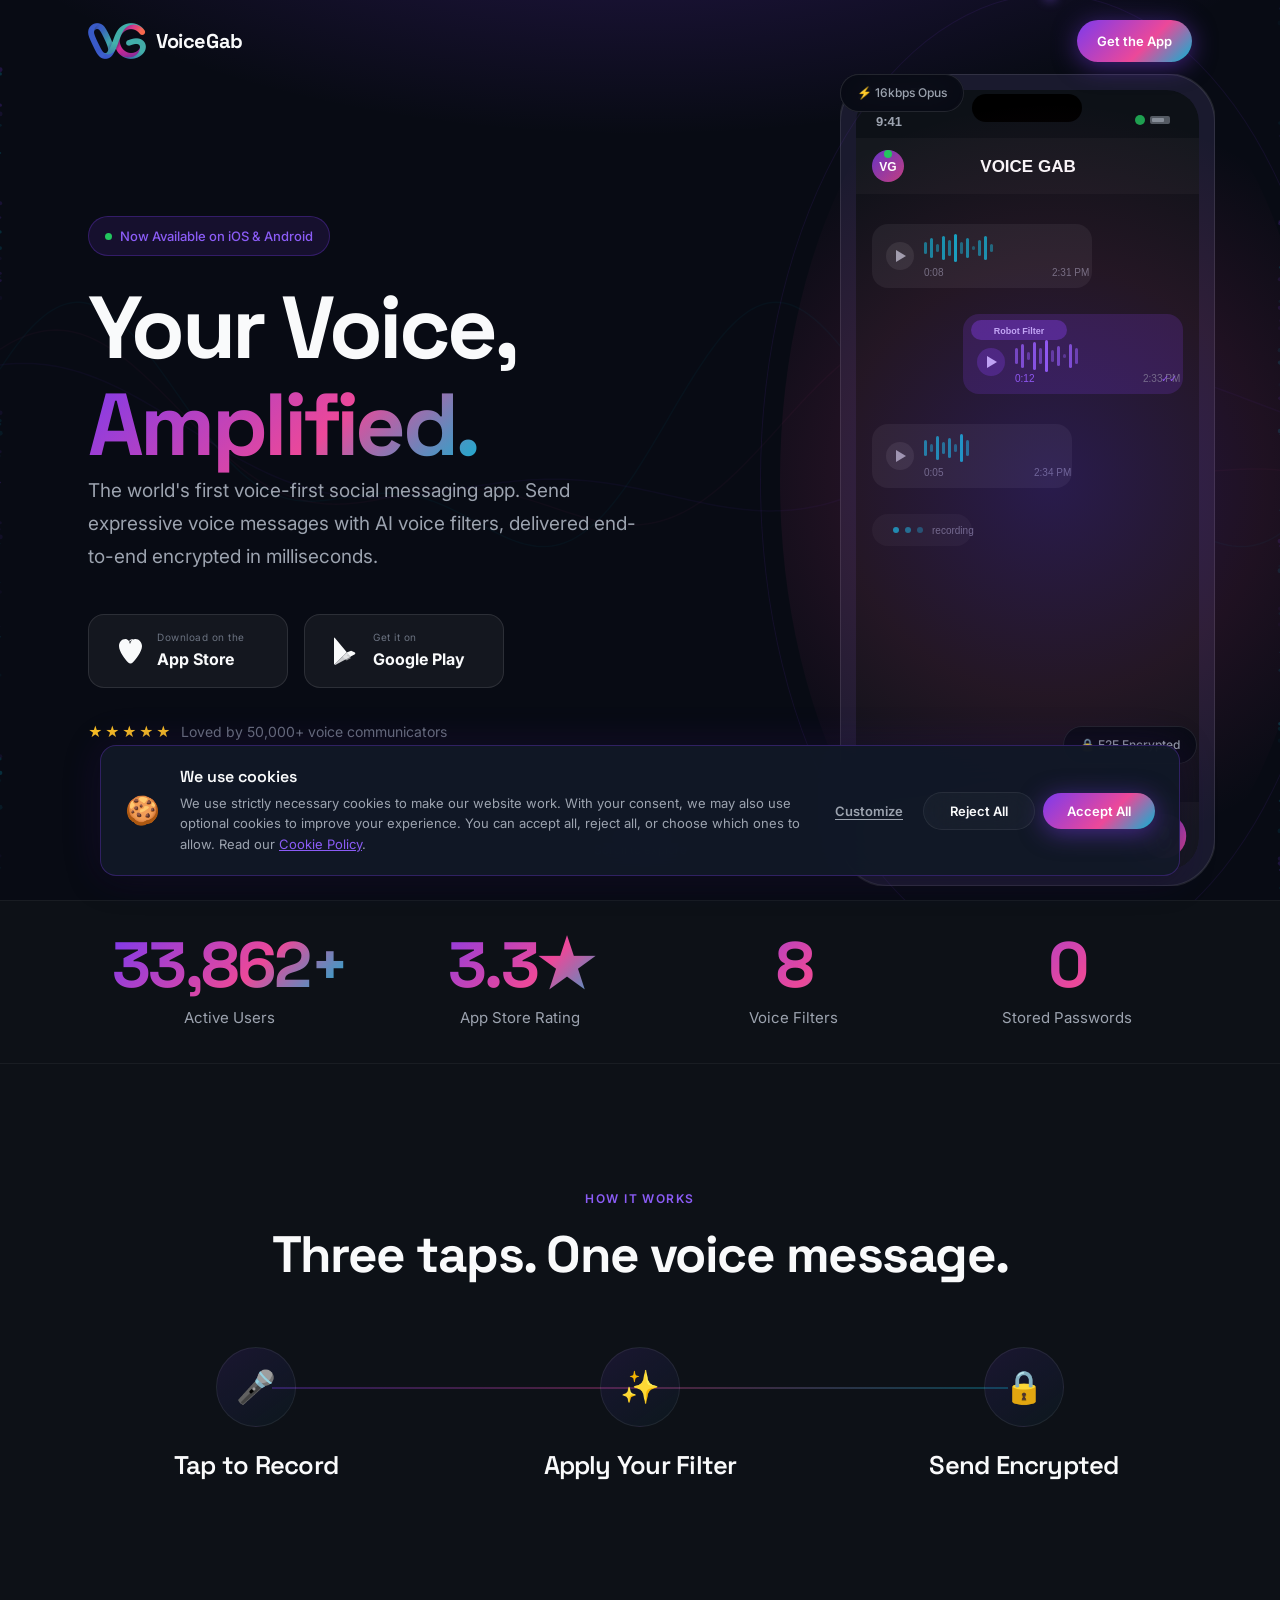
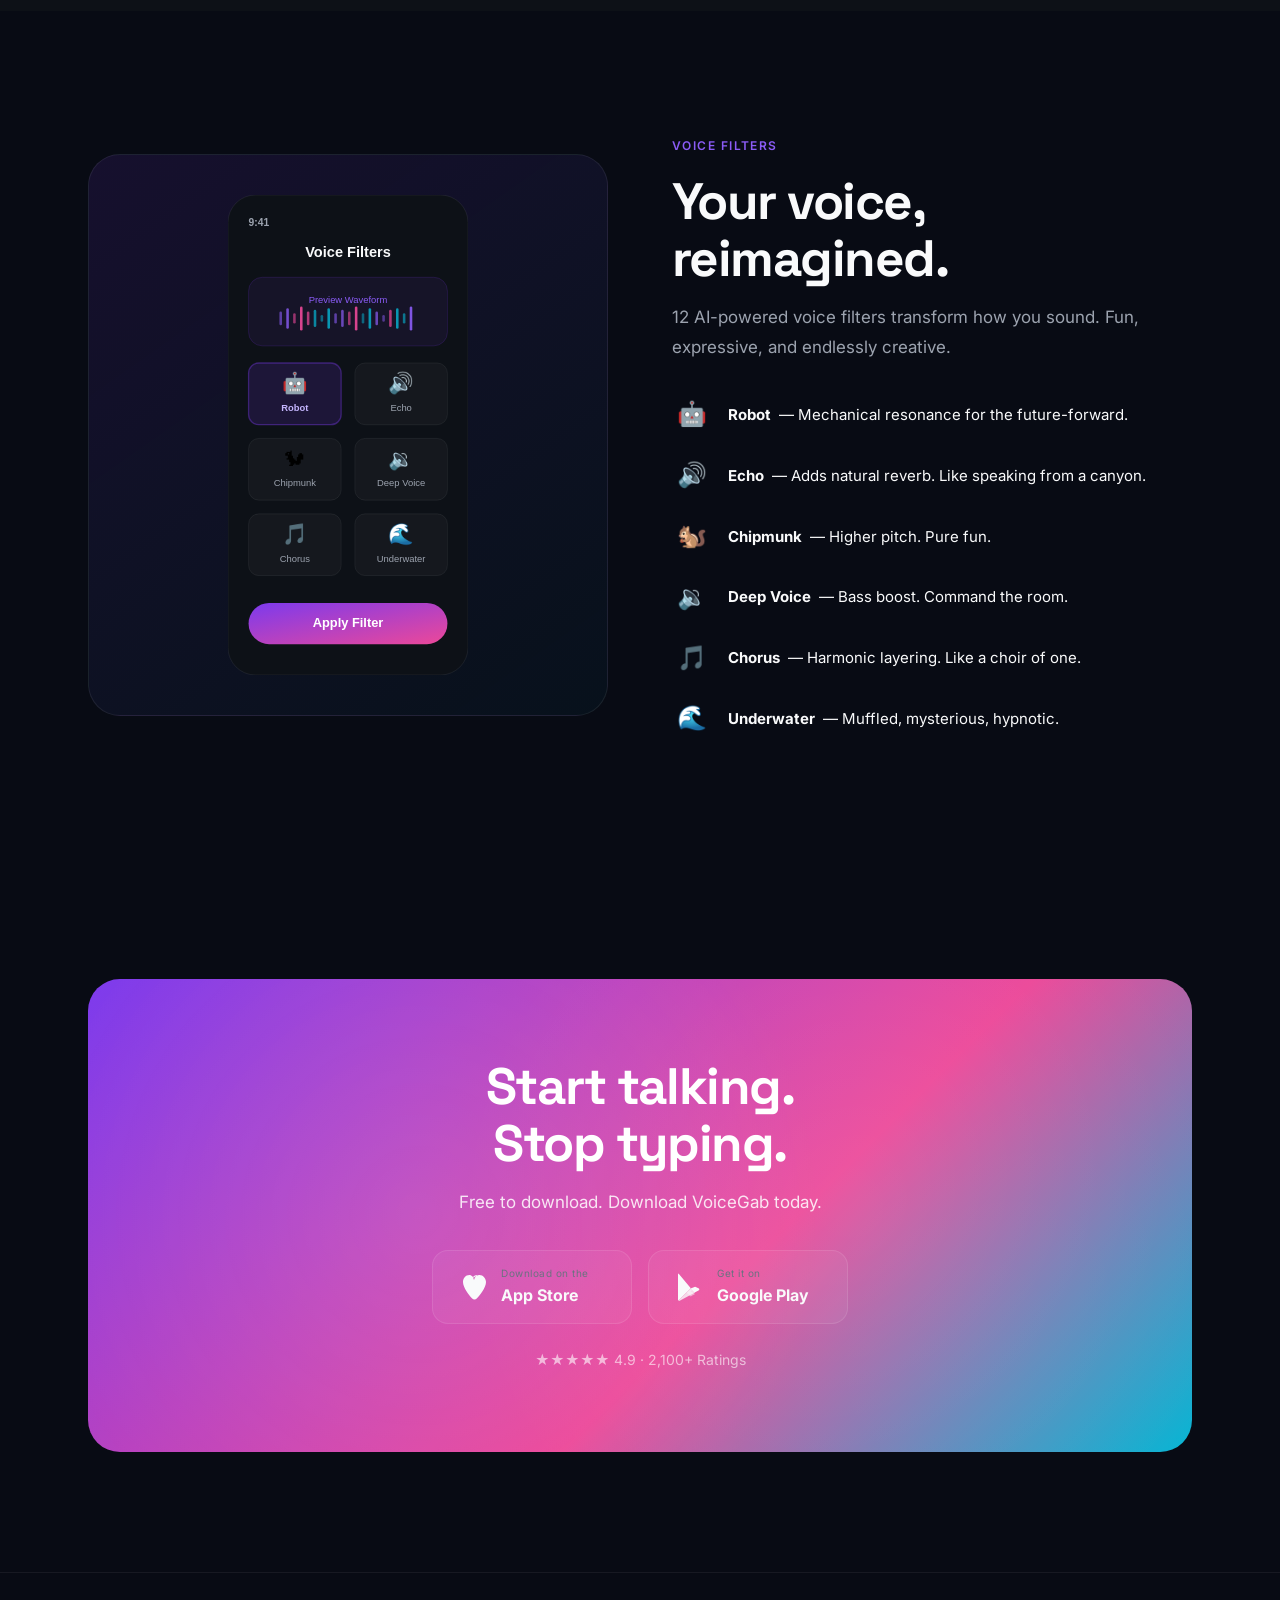
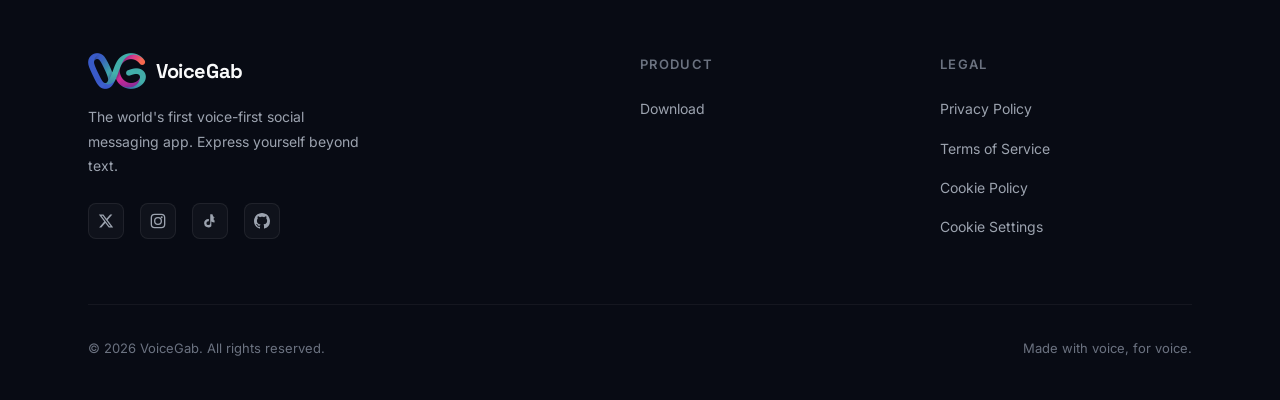
<file: index.html>
<!DOCTYPE html>
<html lang="en">
<head>
  <meta charset="UTF-8">
  <meta name="viewport" content="width=device-width, initial-scale=1.0">
  <title>VoiceGab — Voice-First Social Messaging</title>
  <meta name="description" content="VoiceGab is the world's first voice-first social messaging app. Send expressive voice messages with AI voice filters, end-to-end encrypted. Available on iOS and Android.">
  <meta name="keywords" content="voice messaging app, voice social, audio messaging, voice filters, encrypted messaging">
  <meta name="author" content="VoiceGab">

  <!-- Open Graph -->
  <meta property="og:title" content="VoiceGab — Voice-First Social Messaging">
  <meta property="og:description" content="Express yourself beyond text. Send encrypted voice messages with AI voice filters.">
  <meta property="og:image" content="https://voicegab.com/assets/img/og-image.png">
  <meta property="og:url" content="https://voicegab.com">
  <meta property="og:type" content="website">

  <!-- Twitter Card -->
  <meta name="twitter:card" content="summary_large_image">
  <meta name="twitter:title" content="VoiceGab — Voice-First Social Messaging">
  <meta name="twitter:description" content="Express yourself beyond text. Send encrypted voice messages with AI voice filters.">
  <meta name="twitter:image" content="https://voicegab.com/assets/img/og-image.png">

  <!-- Canonical -->
  <link rel="canonical" href="https://voicegab.com">

  <!-- Favicon -->
  <link rel="icon" type="image/png" sizes="32x32" href="assets/img/favicon-32.png">
  <link rel="apple-touch-icon" sizes="180x180" href="assets/img/apple-touch-icon.png">

  <!-- Fonts -->
  <link rel="preconnect" href="https://fonts.googleapis.com">
  <link rel="preconnect" href="https://fonts.gstatic.com" crossorigin>
  <link href="https://fonts.googleapis.com/css2?family=Inter:wght@400;500;600&family=Space+Grotesk:wght@600;700;800&display=swap" rel="stylesheet">

  <!-- Styles -->
  <link rel="stylesheet" href="assets/css/design-system.css?v=4">
  <link rel="stylesheet" href="assets/css/components.css?v=4">
  <link rel="stylesheet" href="assets/css/animations.css?v=4">

  <!-- Theme color -->
  <meta name="theme-color" content="#080B14">

  <style>
    .hero {
      min-height: 100vh;
      display: flex;
      align-items: center;
      padding: 140px 0 80px;
      position: relative;
      overflow: hidden;
    }
    .hero::before {
      content: '';
      position: absolute;
      inset: 0;
      background: var(--gradient-glow);
      pointer-events: none;
    }
    #hero-canvas {
      position: absolute;
      inset: 0;
      width: 100%;
      height: 100%;
      opacity: 0.35;
    }
    .hero__content {
      position: relative;
      z-index: 1;
      max-width: 720px;
    }
    .hero__actions {
      display: flex;
      flex-wrap: wrap;
      gap: 16px;
      margin-top: 40px;
      align-items: center;
    }
    .hero__social-proof {
      margin-top: 32px;
      display: flex;
      align-items: center;
      gap: 8px;
      color: var(--text-muted);
      font-size: 14px;
    }
    .hero__social-proof .stars { color: #FBBF24; letter-spacing: 2px; }
    .hero__scroll-hint {
      position: absolute;
      bottom: 40px;
      left: 50%;
      transform: translateX(-50%);
      display: flex;
      flex-direction: column;
      align-items: center;
      gap: 8px;
      color: var(--text-muted);
      font-size: 12px;
      animation: float 2.5s ease-in-out infinite;
    }
    .hero__phone-wrapper {
      position: absolute;
      right: -20px;
      top: 50%;
      transform: translateY(-50%);
      width: min(420px, 38vw);
      z-index: 1;
    }
    .hero__phone-glow {
      position: absolute;
      inset: -60px;
      background: radial-gradient(circle, rgba(124,58,237,0.25) 0%, rgba(236,72,153,0.1) 40%, transparent 70%);
      border-radius: 50%;
      pointer-events: none;
    }
    .hero__orbit {
      position: absolute;
      inset: -80px;
      border: 1px solid rgba(124,58,237,0.1);
      border-radius: 50%;
      animation: spin-slow 20s linear infinite;
    }
    .hero__orbit::before {
      content: '';
      position: absolute;
      top: 0; left: 50%;
      width: 8px; height: 8px;
      background: var(--accent-glow);
      border-radius: 50%;
      transform: translate(-50%, -50%);
      box-shadow: 0 0 12px var(--accent-glow);
    }
    .hero__floating-pill {
      position: absolute;
      padding: 8px 16px;
      background: rgba(8,11,20,0.8);
      border: 1px solid rgba(255,255,255,0.1);
      border-radius: var(--radius-full);
      font-size: 12px;
      font-weight: 500;
      color: var(--text-secondary);
      backdrop-filter: blur(12px);
      white-space: nowrap;
      z-index: 2;
    }
    .hero__floating-pill:nth-child(1) { top: 15%; right: 10%; animation: float 5s ease-in-out infinite; }
    .hero__floating-pill:nth-child(2) { top: 55%; right: -5%; animation: float 6s ease-in-out infinite 1s; }
    .hero__floating-pill:nth-child(3) { bottom: 15%; right: 15%; animation: float 5.5s ease-in-out infinite 0.5s; }

    @media (max-width: 1024px) {
      .hero__phone-wrapper { display: none; }
      .hero__content { max-width: 100%; text-align: center; }
      .hero__actions { justify-content: center; }
      .hero__social-proof { justify-content: center; }
      .hero__floating-pill { display: none; }
    }

    /* Stats section */
    .stats-section {
      border-top: 1px solid rgba(255,255,255,0.05);
      border-bottom: 1px solid rgba(255,255,255,0.05);
      padding: 0;
      background: var(--bg-secondary);
    }

    /* Security shield */
    .security-shield {
      width: 280px;
      height: 320px;
      position: relative;
      margin: 0 auto;
    }
    .security-shield__bg {
      position: absolute;
      inset: 0;
      background: radial-gradient(circle, rgba(124,58,237,0.15) 0%, transparent 70%);
      border-radius: 50%;
    }

    /* Spotlight section */
    .spotlight { overflow: hidden; }
    .spotlight__visual {
      position: relative;
      background: var(--gradient-card);
      border: var(--glass-border);
      border-radius: var(--radius-xl);
      padding: 40px;
      min-height: 400px;
      display: flex;
      align-items: center;
      justify-content: center;
    }
    .filter-list { list-style: none; display: flex; flex-direction: column; gap: 20px; }
    .filter-list li {
      display: flex;
      align-items: center;
      gap: 16px;
      font-size: 15px;
    }
    .filter-list li span:first-child { font-size: 24px; width: 40px; text-align: center; }
    .filter-list li strong { color: var(--text-primary); margin-right: 4px; }
  </style>
</head>
<body>
  <!-- ═══ NAVBAR ═══ -->
  <nav class="navbar" role="navigation" aria-label="Main navigation">
    <div class="container">
      <div class="navbar__inner">
        <a href="index.html" class="navbar__logo" aria-label="VoiceGab Home">
          <img class="navbar__logo-img" src="assets/img/logo.png" alt="" width="58" height="36">
          VoiceGab
        </a>


        <div class="navbar__cta">
          <a href="download.html" class="btn btn--primary btn--small">Get the App</a>
        </div>

        <button class="navbar__hamburger" aria-label="Toggle menu" aria-expanded="false">
          <span></span>
          <span></span>
          <span></span>
        </button>
      </div>
    </div>

    <div class="navbar__mobile-menu" role="dialog" aria-label="Mobile menu">
      <a href="index.html">Home</a>
      <div style="margin-top: auto;">
        <a href="download.html" class="btn btn--primary btn--large" style="width:100%;justify-content:center;">Get the App</a>
      </div>
    </div>
  </nav>

  <!-- ═══ HERO ═══ -->
  <section class="hero" id="hero">
    <canvas id="hero-canvas" aria-hidden="true"></canvas>
    <div class="container" style="position:relative;">
      <div class="hero__content">
        <div class="hero-badge reveal">
          <span class="hero-badge__dot"></span>
          Now Available on iOS &amp; Android
        </div>

        <h1 class="reveal reveal--delay-1">Your Voice,<br><span class="text-gradient">Amplified.</span></h1>

        <p class="reveal reveal--delay-2" style="font-size:19px;max-width:560px;">
          The world's first voice-first social messaging app. Send expressive voice messages with AI voice filters, delivered end-to-end encrypted in milliseconds.
        </p>

        <div class="hero__actions reveal reveal--delay-3">
          <a href="#" class="btn-store" aria-label="Download on the App Store">
            <svg class="btn-store__icon" viewBox="0 0 32 32" fill="currentColor"><path d="M22.5 4c-.2 0-3.5.1-5.7 2.8C15.2 4.5 12.8 4 12.5 4 8.4 4 6 7.6 6 11c0 5.7 6.3 13.4 9.2 16.5.6.6 1.4 1 2.2 1h.2c.8 0 1.5-.3 2.1-.9C22.7 24.5 29 16.8 29 11c0-3.4-2.9-7-6.5-7zM16 6c1-1.2 2.6-2 4-2 .1 0 .3 0 .4 0-1 .6-2.1 1.7-2.8 3.2-.3.6-.5 1.3-.6 2-.1-.7-.3-1.4-.6-2C15.7 5.7 16 6 16 6z"/></svg>
            <div class="btn-store__text">
              <span class="btn-store__sub">Download on the</span>
              <span class="btn-store__name">App Store</span>
            </div>
          </a>
          <a href="#" class="btn-store" aria-label="Get it on Google Play">
            <svg class="btn-store__icon" viewBox="0 0 32 32" fill="currentColor"><path d="M5.4 2.5C5.1 2.8 5 3.3 5 3.8v24.4c0 .5.1 1 .4 1.3l.1.1L17.6 17.5v-.3-.3L5.5 2.4l-.1.1z"/><path d="M21.7 21.5l-4.1-4-4.1 4 4.1 4.1c1.2-.7 3.1-1.7 4.1-2.3.4-.2.4-.3 0-.5l-4.1-2.3 4.1-4z" opacity=".5"/><path d="M22.1 15.7L17.6 17.5l4.1 4 3.8-2.1c1.1-.6 1.1-1.6 0-2.2l-3.4-1.5z"/><path d="M5.5 29.6c.3.3.7.4 1.2.2l15.4-8.3-4.1-4.1-12.5 12.2z" opacity=".8"/></svg>
            <div class="btn-store__text">
              <span class="btn-store__sub">Get it on</span>
              <span class="btn-store__name">Google Play</span>
            </div>
          </a>
        </div>

        <div class="hero__social-proof reveal reveal--delay-4">
          <span class="stars">&#9733;&#9733;&#9733;&#9733;&#9733;</span>
          <span>Loved by 50,000+ voice communicators</span>
        </div>
      </div>

      <!-- Phone Mockup -->
      <div class="hero__phone-wrapper animate-float-slow">
        <div class="hero__phone-glow"></div>
        <div class="hero__orbit"></div>
        <div class="hero__floating-pill">&#x1F512; E2E Encrypted</div>
        <div class="hero__floating-pill">&#x1F3A4; Voice Filters</div>
        <div class="hero__floating-pill">&#x26A1; 16kbps Opus</div>
        <img src="assets/img/phone-mockup.svg" alt="VoiceGab app chat screen showing voice message bubbles and waveforms" width="375" height="812" loading="eager">
      </div>
    </div>

    <div class="hero__scroll-hint" aria-hidden="true">
      <svg width="20" height="20" viewBox="0 0 24 24" fill="none" stroke="currentColor" stroke-width="2"><path d="M12 5v14m-7-7l7 7 7-7"/></svg>
      <span>Scroll to explore</span>
    </div>
  </section>

  <!-- ═══ STATS ═══ -->
  <section class="stats-section">
    <div class="container">
      <div class="grid-4 reveal">
        <div class="stat-card">
          <div class="stat-card__number" data-counter data-target="50000" data-suffix="+">0</div>
          <div class="stat-card__label">Active Users</div>
        </div>
        <div class="stat-card">
          <div class="stat-card__number" data-counter data-target="4.9" data-decimals="1" data-suffix="★">0</div>
          <div class="stat-card__label">App Store Rating</div>
        </div>
        <div class="stat-card">
          <div class="stat-card__number" data-counter data-target="12" data-suffix="">0</div>
          <div class="stat-card__label">Voice Filters</div>
        </div>
        <div class="stat-card">
          <div class="stat-card__number" data-counter data-target="0" data-suffix="">0</div>
          <div class="stat-card__label">Stored Passwords</div>
        </div>
      </div>
    </div>
  </section>

  <!-- ═══ HOW IT WORKS ═══ -->
  <section style="background:var(--bg-secondary);">
    <div class="container">
      <div class="text-center reveal">
        <span class="label">How It Works</span>
        <h2 class="mt-16">Three taps. One voice message.</h2>
      </div>

      <div class="steps mt-64">
        <div class="step reveal reveal--delay-1">
          <div class="step__number">&#x1F3A4;</div>
          <h3>Tap to Record</h3>
        </div>
        <div class="step reveal reveal--delay-2">
          <div class="step__number">&#x2728;</div>
          <h3>Apply Your Filter</h3>
        </div>
        <div class="step reveal reveal--delay-3">
          <div class="step__number">&#x1F512;</div>
          <h3>Send Encrypted</h3>
        </div>
      </div>
    </div>
  </section>

  <!-- ═══ VOICE FILTERS SPOTLIGHT ═══ -->
  <section class="spotlight">
    <div class="container">
      <div class="feature-row reveal">
        <div class="spotlight__visual">
          <img src="assets/img/screenshots/filters-screen.svg" alt="VoiceGab voice filter selection screen" width="280" height="560" style="max-height:480px;width:auto;" loading="lazy">
        </div>
        <div>
          <span class="label">Voice Filters</span>
          <h2 class="mt-16">Your voice, reimagined.</h2>
          <p class="mt-16">12 AI-powered voice filters transform how you sound. Fun, expressive, and endlessly creative.</p>
          <ul class="filter-list mt-32">
            <li><span>&#x1F916;</span><span><strong>Robot</strong> — Mechanical resonance for the future-forward.</span></li>
            <li><span>&#x1F50A;</span><span><strong>Echo</strong> — Adds natural reverb. Like speaking from a canyon.</span></li>
            <li><span>&#x1F43F;&#xFE0F;</span><span><strong>Chipmunk</strong> — Higher pitch. Pure fun.</span></li>
            <li><span>&#x1F509;</span><span><strong>Deep Voice</strong> — Bass boost. Command the room.</span></li>
            <li><span>&#x1F3B5;</span><span><strong>Chorus</strong> — Harmonic layering. Like a choir of one.</span></li>
            <li><span>&#x1F30A;</span><span><strong>Underwater</strong> — Muffled, mysterious, hypnotic.</span></li>
          </ul>
        </div>
      </div>
    </div>
  </section>

  <!-- ═══ DOWNLOAD CTA ═══ -->
  <section>
    <div class="container">
      <div class="cta-banner reveal">
        <h2>Start talking.<br>Stop typing.</h2>
        <p class="mt-16" style="max-width:480px;margin-left:auto;margin-right:auto;">
          Free to download. Download VoiceGab today.
        </p>
        <div class="flex-center gap-16 mt-32" style="flex-wrap:wrap;">
          <a href="#" class="btn-store" aria-label="Download on the App Store">
            <svg class="btn-store__icon" viewBox="0 0 32 32" fill="currentColor"><path d="M22.5 4c-.2 0-3.5.1-5.7 2.8C15.2 4.5 12.8 4 12.5 4 8.4 4 6 7.6 6 11c0 5.7 6.3 13.4 9.2 16.5.6.6 1.4 1 2.2 1h.2c.8 0 1.5-.3 2.1-.9C22.7 24.5 29 16.8 29 11c0-3.4-2.9-7-6.5-7zM16 6c1-1.2 2.6-2 4-2 .1 0 .3 0 .4 0-1 .6-2.1 1.7-2.8 3.2-.3.6-.5 1.3-.6 2-.1-.7-.3-1.4-.6-2C15.7 5.7 16 6 16 6z"/></svg>
            <div class="btn-store__text">
              <span class="btn-store__sub">Download on the</span>
              <span class="btn-store__name">App Store</span>
            </div>
          </a>
          <a href="#" class="btn-store" aria-label="Get it on Google Play">
            <svg class="btn-store__icon" viewBox="0 0 32 32" fill="currentColor"><path d="M5.4 2.5C5.1 2.8 5 3.3 5 3.8v24.4c0 .5.1 1 .4 1.3l.1.1L17.6 17.5v-.3-.3L5.5 2.4l-.1.1z"/><path d="M21.7 21.5l-4.1-4-4.1 4 4.1 4.1c1.2-.7 3.1-1.7 4.1-2.3.4-.2.4-.3 0-.5l-4.1-2.3 4.1-4z" opacity=".5"/><path d="M22.1 15.7L17.6 17.5l4.1 4 3.8-2.1c1.1-.6 1.1-1.6 0-2.2l-3.4-1.5z"/><path d="M5.5 29.6c.3.3.7.4 1.2.2l15.4-8.3-4.1-4.1-12.5 12.2z" opacity=".8"/></svg>
            <div class="btn-store__text">
              <span class="btn-store__sub">Get it on</span>
              <span class="btn-store__name">Google Play</span>
            </div>
          </a>
        </div>
        <p class="mt-24" style="font-size:14px;color:rgba(255,255,255,0.6);">
          &#9733;&#9733;&#9733;&#9733;&#9733; 4.9 &middot; 2,100+ Ratings
        </p>
      </div>
    </div>
  </section>

  <!-- ═══ FOOTER ═══ -->
  <footer class="footer">
    <div class="container">
      <div class="footer__grid">
        <div class="footer__brand">
          <a href="index.html" class="navbar__logo">
            <img class="navbar__logo-img" src="assets/img/logo.png" alt="" width="58" height="36">
            VoiceGab
          </a>
          <p>The world's first voice-first social messaging app. Express yourself beyond text.</p>
          <div class="footer__social mt-24">
            <a href="#" aria-label="Twitter / X">
              <svg width="16" height="16" viewBox="0 0 24 24" fill="currentColor"><path d="M18.244 2.25h3.308l-7.227 8.26 8.502 11.24H16.17l-5.214-6.817L4.99 21.75H1.68l7.73-8.835L1.254 2.25H8.08l4.713 6.231zm-1.161 17.52h1.833L7.084 4.126H5.117z"/></svg>
            </a>
            <a href="#" aria-label="Instagram">
              <svg width="16" height="16" viewBox="0 0 24 24" fill="none" stroke="currentColor" stroke-width="2"><rect x="2" y="2" width="20" height="20" rx="5"/><circle cx="12" cy="12" r="5"/><circle cx="17.5" cy="6.5" r="1.5" fill="currentColor" stroke="none"/></svg>
            </a>
            <a href="#" aria-label="TikTok">
              <svg width="16" height="16" viewBox="0 0 24 24" fill="currentColor"><path d="M19.59 6.69a4.83 4.83 0 0 1-3.77-4.25V2h-3.45v13.67a2.89 2.89 0 0 1-2.88 2.5 2.89 2.89 0 0 1 0-5.78c.28 0 .54.04.79.1v-3.5a6.37 6.37 0 0 0-.79-.05A6.34 6.34 0 0 0 3.15 15.3a6.34 6.34 0 0 0 10.86 4.43V12.8a8.27 8.27 0 0 0 4.85 1.56V10.9a4.83 4.83 0 0 1-.73.05 4.83 4.83 0 0 1-.54-.04V6.69z"/></svg>
            </a>
            <a href="#" aria-label="GitHub">
              <svg width="16" height="16" viewBox="0 0 24 24" fill="currentColor"><path d="M12 0C5.37 0 0 5.37 0 12c0 5.31 3.435 9.795 8.205 11.385.6.105.825-.255.825-.57 0-.285-.015-1.23-.015-2.235-3.015.555-3.795-.735-4.035-1.41-.135-.345-.72-1.41-1.23-1.695-.42-.225-1.02-.78-.015-.795.945-.015 1.62.87 1.845 1.23 1.08 1.815 2.805 1.305 3.495.99.105-.78.42-1.305.765-1.605-2.67-.3-5.46-1.335-5.46-5.925 0-1.305.465-2.385 1.23-3.225-.12-.3-.54-1.53.12-3.18 0 0 1.005-.315 3.3 1.23.96-.27 1.98-.405 3-.405s2.04.135 3 .405c2.295-1.56 3.3-1.23 3.3-1.23.66 1.65.24 2.88.12 3.18.765.84 1.23 1.905 1.23 3.225 0 4.605-2.805 5.625-5.475 5.925.435.375.81 1.095.81 2.22 0 1.605-.015 2.895-.015 3.3 0 .315.225.69.825.57A12.02 12.02 0 0 0 24 12c0-6.63-5.37-12-12-12z"/></svg>
            </a>
          </div>
        </div>

        <div class="footer__col">
          <h5>Product</h5>
          <ul>
            <li><a href="download.html">Download</a></li>
          </ul>
        </div>

        <div class="footer__col">
          <h5>Legal</h5>
          <ul>
            <li><a href="privacy.html">Privacy Policy</a></li>
            <li><a href="terms.html">Terms of Service</a></li>
            <li><a href="cookies.html">Cookie Policy</a></li>
            <li><button type="button" class="footer__link-btn" data-cookie-settings>Cookie Settings</button></li>
          </ul>
        </div>
      </div>

      <div class="footer__bottom">
        <p>&copy; 2026 VoiceGab. All rights reserved.</p>
        <p>Made with voice, for voice.</p>
      </div>
    </div>
  </footer>

  <!-- Scripts -->
  <script src="assets/js/main.js?v=4" defer></script>
  <script src="assets/js/waveform.js?v=4" defer></script>
  <script src="assets/js/counter.js?v=4" defer></script>
</body>
</html>
</file>
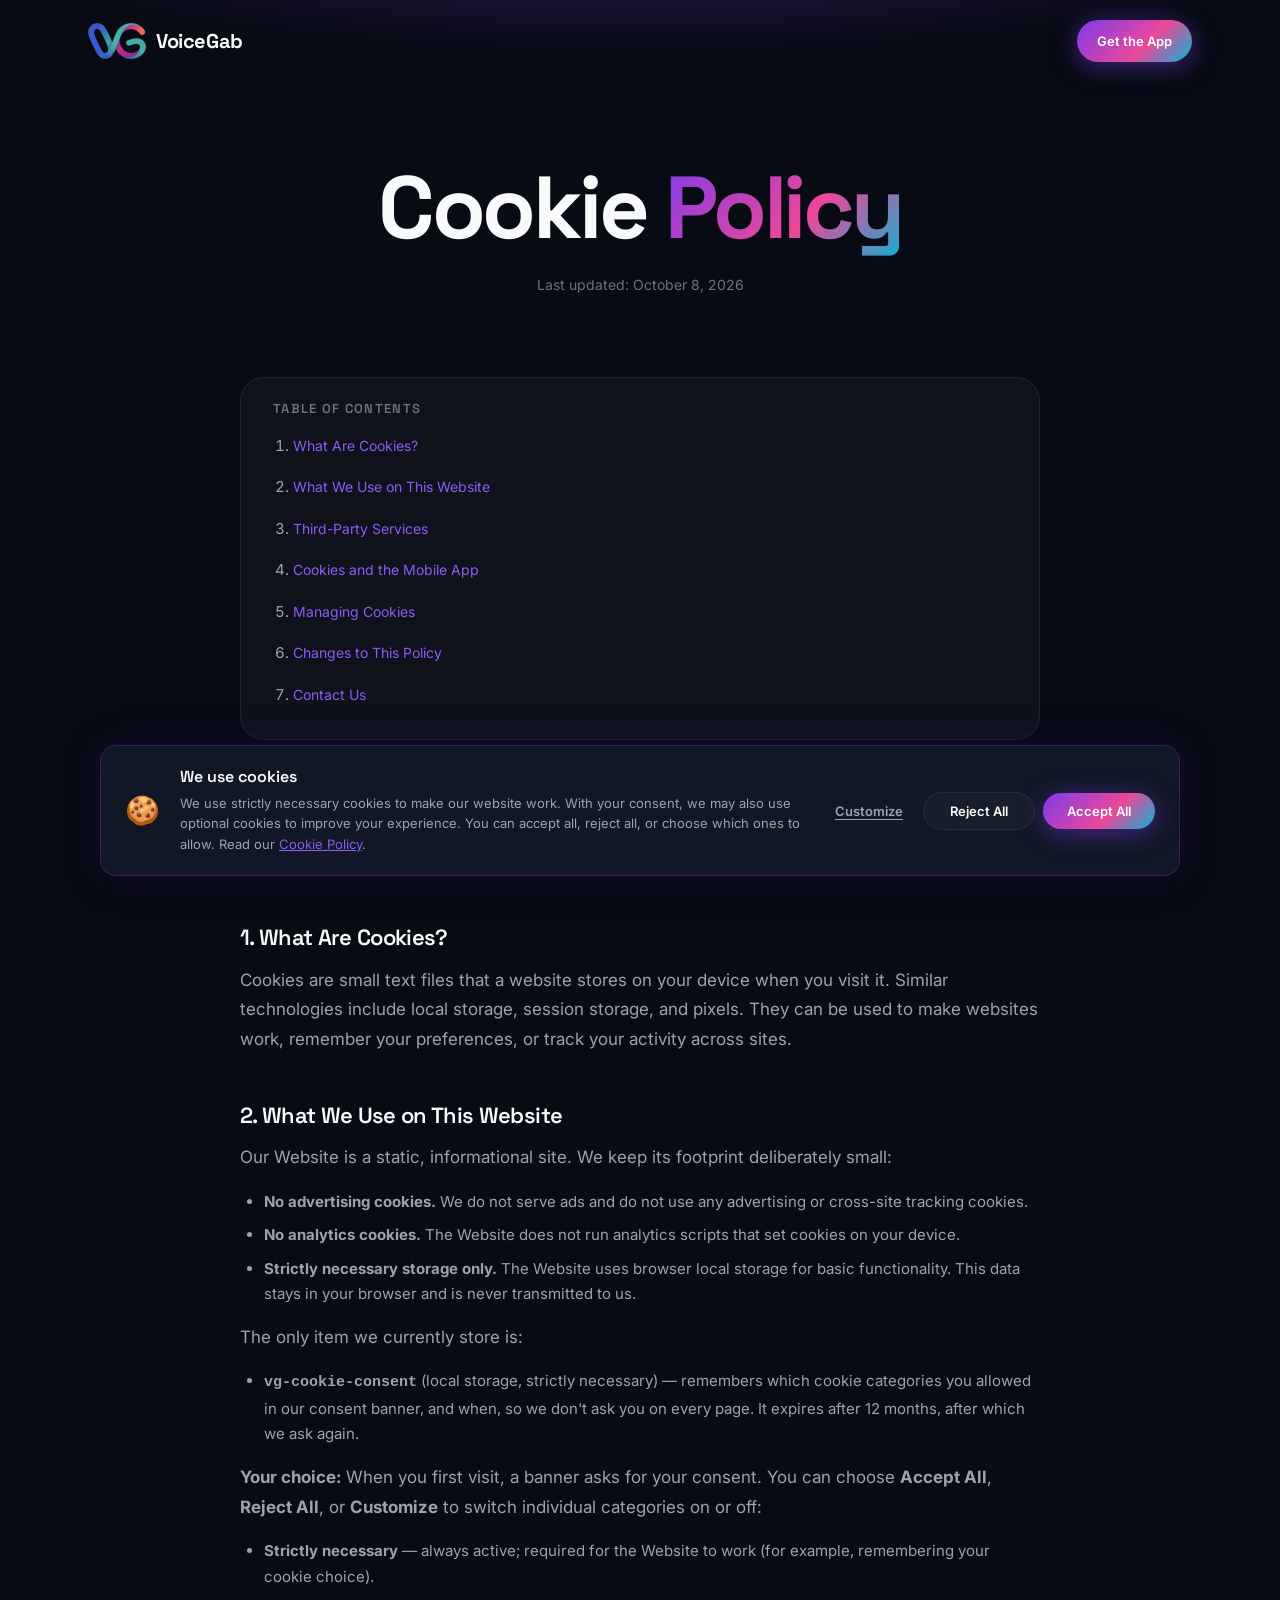
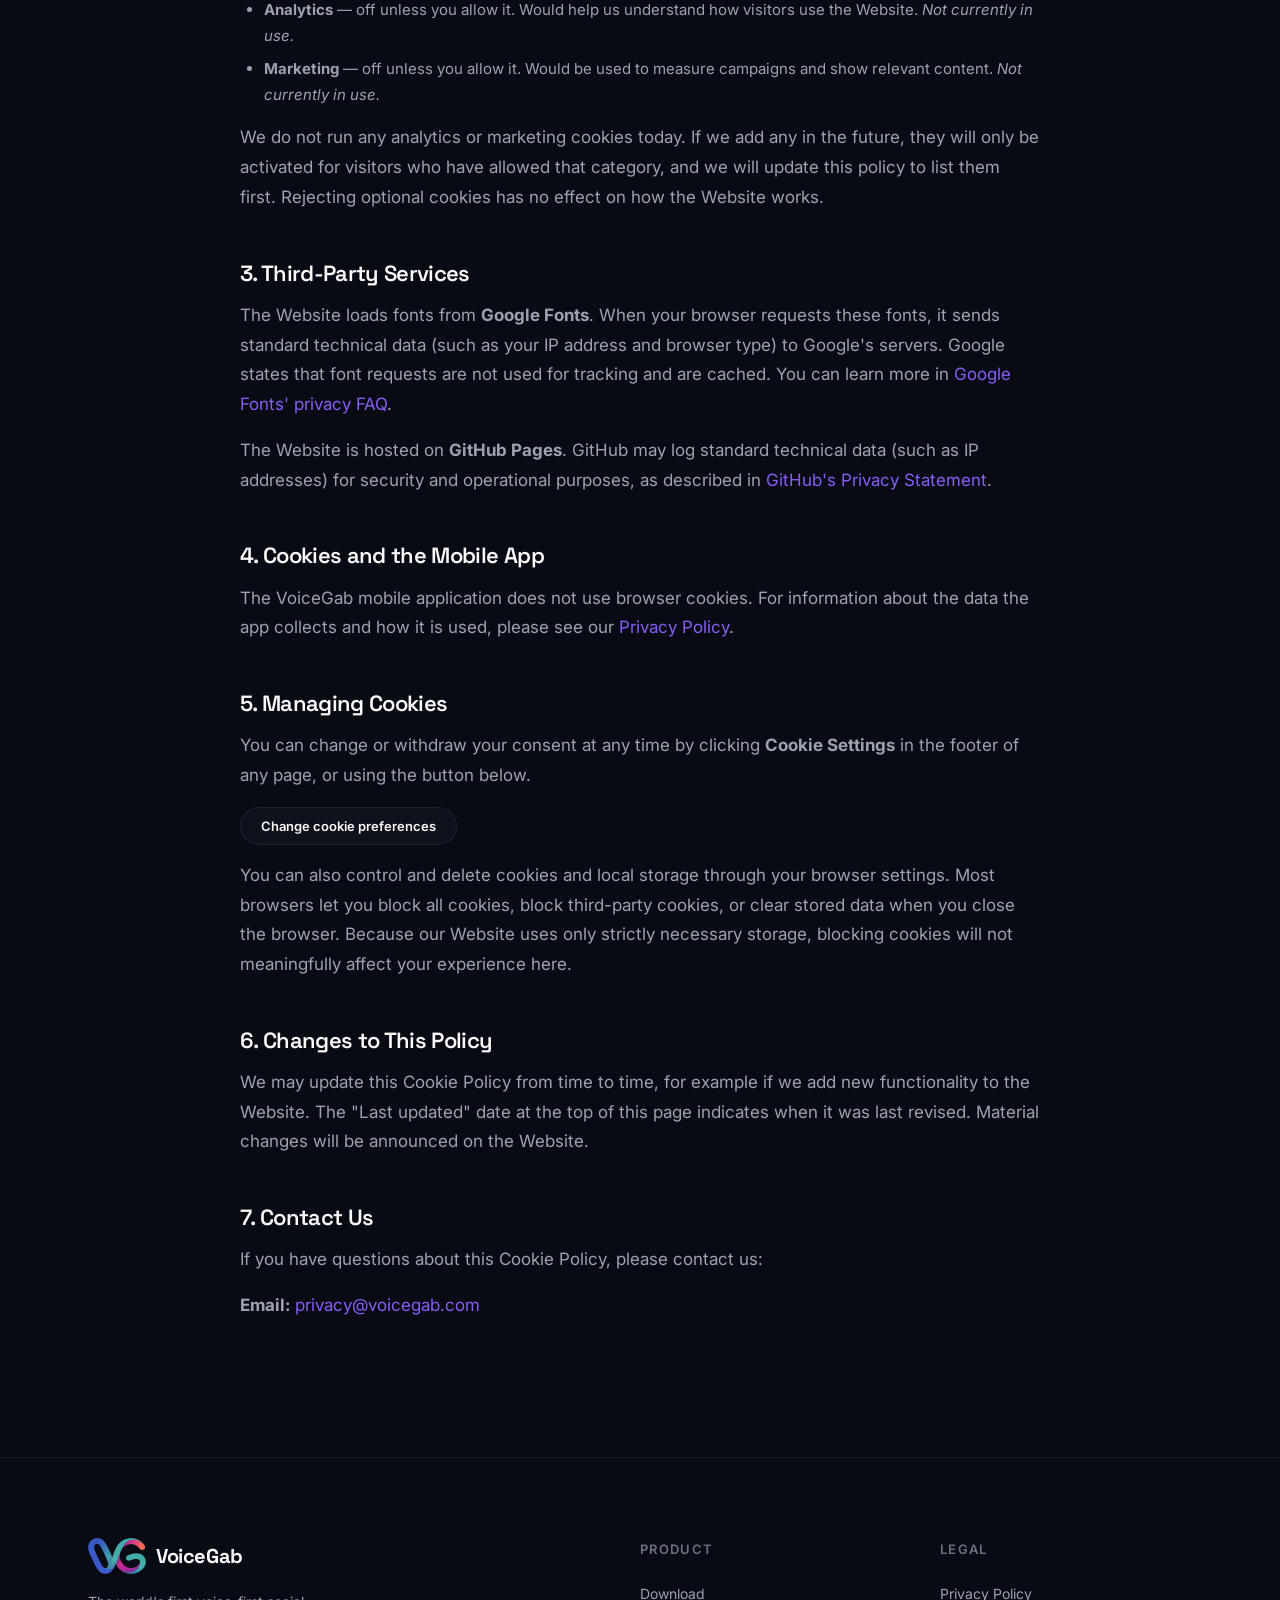
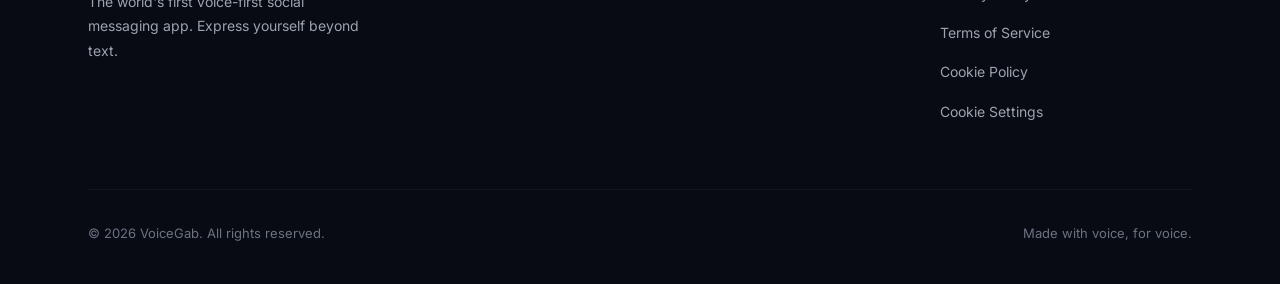
<file: cookies.html>
<!DOCTYPE html>
<html lang="en">
<head>
  <meta charset="UTF-8">
  <meta name="viewport" content="width=device-width, initial-scale=1.0">
  <title>Cookie Policy — VoiceGab</title>
  <meta name="description" content="VoiceGab Cookie Policy. Learn what cookies and similar technologies our website uses.">
  <meta name="author" content="VoiceGab">

  <meta property="og:title" content="Cookie Policy — VoiceGab">
  <meta property="og:description" content="Learn what cookies and similar technologies the VoiceGab website uses.">
  <meta property="og:image" content="https://voicegab.com/assets/img/og-image.png">
  <meta property="og:url" content="https://voicegab.com/cookies">
  <meta property="og:type" content="website">
  <meta name="twitter:card" content="summary_large_image">
  <meta name="twitter:title" content="Cookie Policy — VoiceGab">
  <meta name="twitter:description" content="Learn what cookies and similar technologies the VoiceGab website uses.">
  <meta name="twitter:image" content="https://voicegab.com/assets/img/og-image.png">

  <link rel="canonical" href="https://voicegab.com/cookies">
  <link rel="icon" type="image/png" sizes="32x32" href="assets/img/favicon-32.png">
  <link rel="apple-touch-icon" sizes="180x180" href="assets/img/apple-touch-icon.png">

  <link rel="preconnect" href="https://fonts.googleapis.com">
  <link rel="preconnect" href="https://fonts.gstatic.com" crossorigin>
  <link href="https://fonts.googleapis.com/css2?family=Inter:wght@400;500;600&family=Space+Grotesk:wght@600;700;800&display=swap" rel="stylesheet">

  <link rel="stylesheet" href="assets/css/design-system.css?v=4">
  <link rel="stylesheet" href="assets/css/components.css?v=4">
  <link rel="stylesheet" href="assets/css/animations.css?v=4">
  <meta name="theme-color" content="#080B14">
</head>
<body>
  <!-- ═══ NAVBAR ═══ -->
  <nav class="navbar" role="navigation" aria-label="Main navigation">
    <div class="container">
      <div class="navbar__inner">
        <a href="index.html" class="navbar__logo" aria-label="VoiceGab Home">
          <img class="navbar__logo-img" src="assets/img/logo.png" alt="" width="58" height="36">
          VoiceGab
        </a>
        <div class="navbar__cta">
          <a href="download.html" class="btn btn--primary btn--small">Get the App</a>
        </div>
        <button class="navbar__hamburger" aria-label="Toggle menu" aria-expanded="false">
          <span></span><span></span><span></span>
        </button>
      </div>
    </div>
    <div class="navbar__mobile-menu" role="dialog" aria-label="Mobile menu">
      <a href="index.html">Home</a>
      <div style="margin-top:auto;">
        <a href="download.html" class="btn btn--primary btn--large" style="width:100%;justify-content:center;">Get the App</a>
      </div>
    </div>
  </nav>

  <!-- ═══ PAGE HEADER ═══ -->
  <section class="page-header">
    <div class="container">
      <div class="page-header__content text-center">
        <h1 class="reveal">Cookie <span class="text-gradient">Policy</span></h1>
        <p class="mt-16 reveal reveal--delay-1 text-muted">Last updated: October 8, 2026</p>
      </div>
    </div>
  </section>

  <!-- ═══ CONTENT ═══ -->
  <section style="padding-top:0;">
    <div class="container">
      <div class="legal-content">
        <!-- Table of Contents -->
        <div class="legal-toc reveal">
          <h4>Table of Contents</h4>
          <ol>
            <li><a href="#what-are-cookies">What Are Cookies?</a></li>
            <li><a href="#what-we-use">What We Use on This Website</a></li>
            <li><a href="#third-party">Third-Party Services</a></li>
            <li><a href="#app">Cookies and the Mobile App</a></li>
            <li><a href="#managing">Managing Cookies</a></li>
            <li><a href="#changes">Changes to This Policy</a></li>
            <li><a href="#contact">Contact Us</a></li>
          </ol>
        </div>

        <div class="reveal">
          <p>This Cookie Policy explains how VoiceGab ("we," "our," or "us") uses cookies and similar technologies on our website at voicegab.com (the "Website"). It should be read together with our <a href="privacy.html" style="color:var(--accent-glow);">Privacy Policy</a>.</p>

          <h3 id="what-are-cookies">1. What Are Cookies?</h3>
          <p>Cookies are small text files that a website stores on your device when you visit it. Similar technologies include local storage, session storage, and pixels. They can be used to make websites work, remember your preferences, or track your activity across sites.</p>

          <h3 id="what-we-use">2. What We Use on This Website</h3>
          <p>Our Website is a static, informational site. We keep its footprint deliberately small:</p>
          <ul>
            <li><strong>No advertising cookies.</strong> We do not serve ads and do not use any advertising or cross-site tracking cookies.</li>
            <li><strong>No analytics cookies.</strong> The Website does not run analytics scripts that set cookies on your device.</li>
            <li><strong>Strictly necessary storage only.</strong> The Website uses browser local storage for basic functionality. This data stays in your browser and is never transmitted to us.</li>
          </ul>
          <p>The only item we currently store is:</p>
          <ul>
            <li><strong><code>vg-cookie-consent</code></strong> (local storage, strictly necessary) &mdash; remembers which cookie categories you allowed in our consent banner, and when, so we don't ask you on every page. It expires after 12 months, after which we ask again.</li>
          </ul>
          <p><strong>Your choice:</strong> When you first visit, a banner asks for your consent. You can choose <strong>Accept All</strong>, <strong>Reject All</strong>, or <strong>Customize</strong> to switch individual categories on or off:</p>
          <ul>
            <li><strong>Strictly necessary</strong> &mdash; always active; required for the Website to work (for example, remembering your cookie choice).</li>
            <li><strong>Analytics</strong> &mdash; off unless you allow it. Would help us understand how visitors use the Website. <em>Not currently in use.</em></li>
            <li><strong>Marketing</strong> &mdash; off unless you allow it. Would be used to measure campaigns and show relevant content. <em>Not currently in use.</em></li>
          </ul>
          <p>We do not run any analytics or marketing cookies today. If we add any in the future, they will only be activated for visitors who have allowed that category, and we will update this policy to list them first. Rejecting optional cookies has no effect on how the Website works.</p>

          <h3 id="third-party">3. Third-Party Services</h3>
          <p>The Website loads fonts from <strong>Google Fonts</strong>. When your browser requests these fonts, it sends standard technical data (such as your IP address and browser type) to Google's servers. Google states that font requests are not used for tracking and are cached. You can learn more in <a href="https://developers.google.com/fonts/faq/privacy" style="color:var(--accent-glow);" rel="noopener" target="_blank">Google Fonts' privacy FAQ</a>.</p>
          <p>The Website is hosted on <strong>GitHub Pages</strong>. GitHub may log standard technical data (such as IP addresses) for security and operational purposes, as described in <a href="https://docs.github.com/en/site-policy/privacy-policies/github-general-privacy-statement" style="color:var(--accent-glow);" rel="noopener" target="_blank">GitHub's Privacy Statement</a>.</p>

          <h3 id="app">4. Cookies and the Mobile App</h3>
          <p>The VoiceGab mobile application does not use browser cookies. For information about the data the app collects and how it is used, please see our <a href="privacy.html" style="color:var(--accent-glow);">Privacy Policy</a>.</p>

          <h3 id="managing">5. Managing Cookies</h3>
          <p>You can change or withdraw your consent at any time by clicking <strong>Cookie Settings</strong> in the footer of any page, or using the button below.</p>
          <p><button type="button" class="btn btn--ghost btn--small" data-cookie-settings>Change cookie preferences</button></p>
          <p>You can also control and delete cookies and local storage through your browser settings. Most browsers let you block all cookies, block third-party cookies, or clear stored data when you close the browser. Because our Website uses only strictly necessary storage, blocking cookies will not meaningfully affect your experience here.</p>

          <h3 id="changes">6. Changes to This Policy</h3>
          <p>We may update this Cookie Policy from time to time, for example if we add new functionality to the Website. The "Last updated" date at the top of this page indicates when it was last revised. Material changes will be announced on the Website.</p>

          <h3 id="contact">7. Contact Us</h3>
          <p>If you have questions about this Cookie Policy, please contact us:</p>
          <p>
            <strong>Email:</strong> <a href="mailto:privacy@voicegab.com" style="color:var(--accent-glow);">privacy@voicegab.com</a>
          </p>
        </div>
      </div>
    </div>
  </section>

  <!-- ═══ FOOTER ═══ -->
  <footer class="footer">
    <div class="container">
      <div class="footer__grid">
        <div class="footer__brand">
          <a href="index.html" class="navbar__logo">
            <img class="navbar__logo-img" src="assets/img/logo.png" alt="" width="58" height="36">
            VoiceGab
          </a>
          <p>The world's first voice-first social messaging app. Express yourself beyond text.</p>
        </div>
        <div class="footer__col">
          <h5>Product</h5>
          <ul>
            <li><a href="download.html">Download</a></li>
          </ul>
        </div>
        <div class="footer__col">
          <h5>Legal</h5>
          <ul>
            <li><a href="privacy.html">Privacy Policy</a></li>
            <li><a href="terms.html">Terms of Service</a></li>
            <li><a href="cookies.html">Cookie Policy</a></li>
            <li><button type="button" class="footer__link-btn" data-cookie-settings>Cookie Settings</button></li>
          </ul>
        </div>
      </div>
      <div class="footer__bottom">
        <p>&copy; 2026 VoiceGab. All rights reserved.</p>
        <p>Made with voice, for voice.</p>
      </div>
    </div>
  </footer>

  <script src="assets/js/main.js?v=4" defer></script>
</body>
</html>
</file>
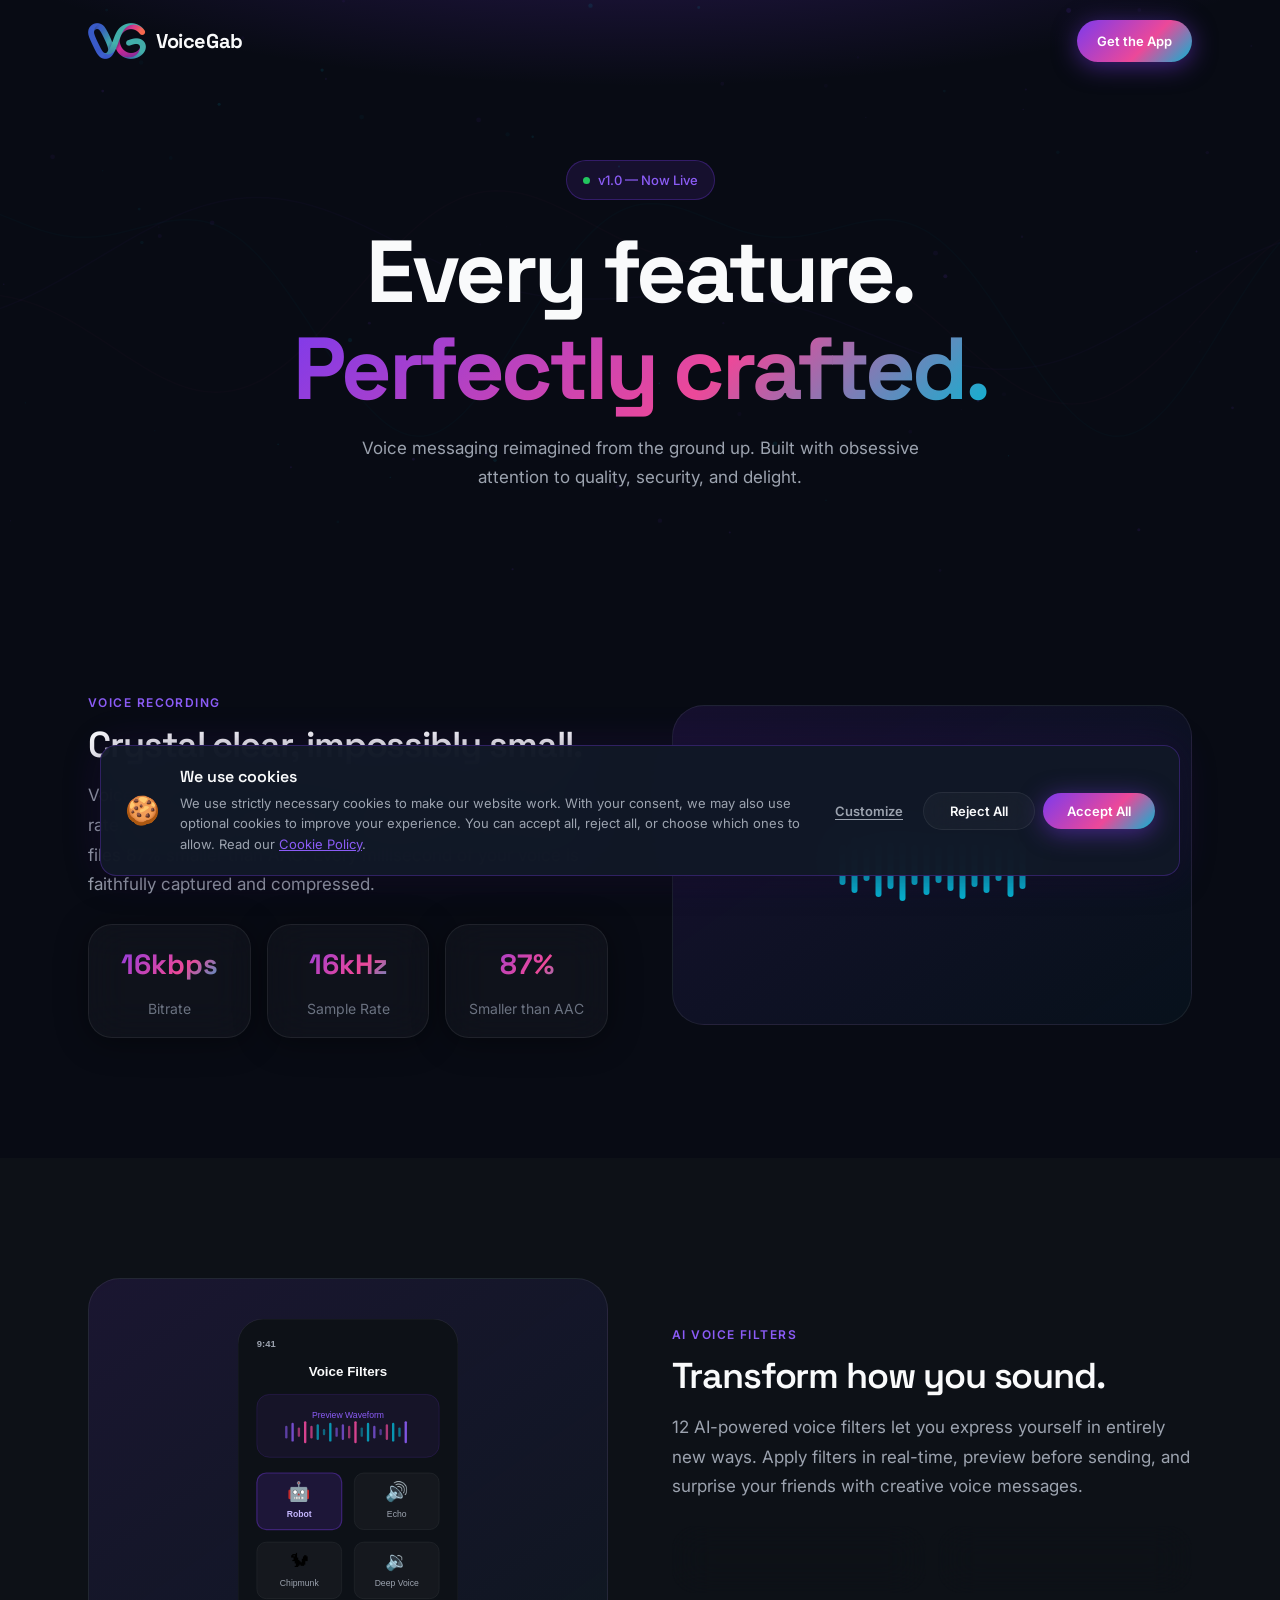
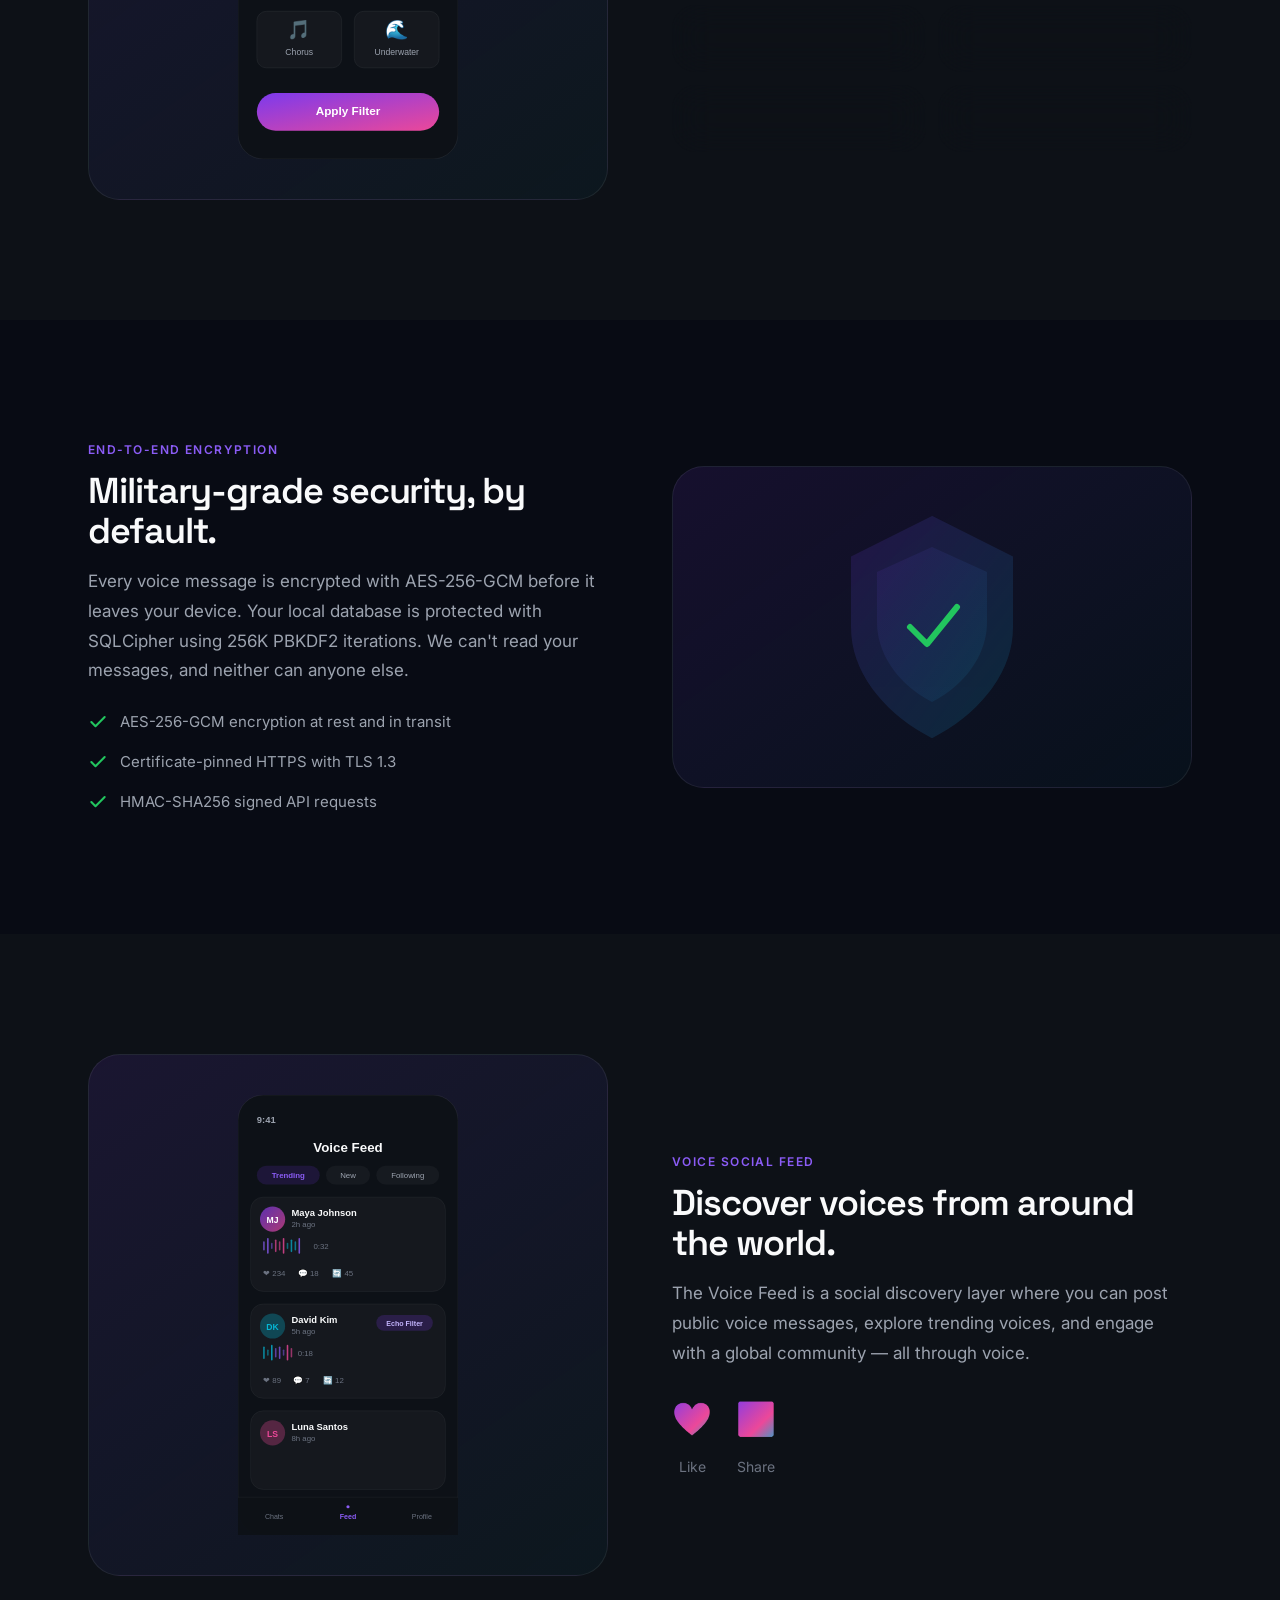
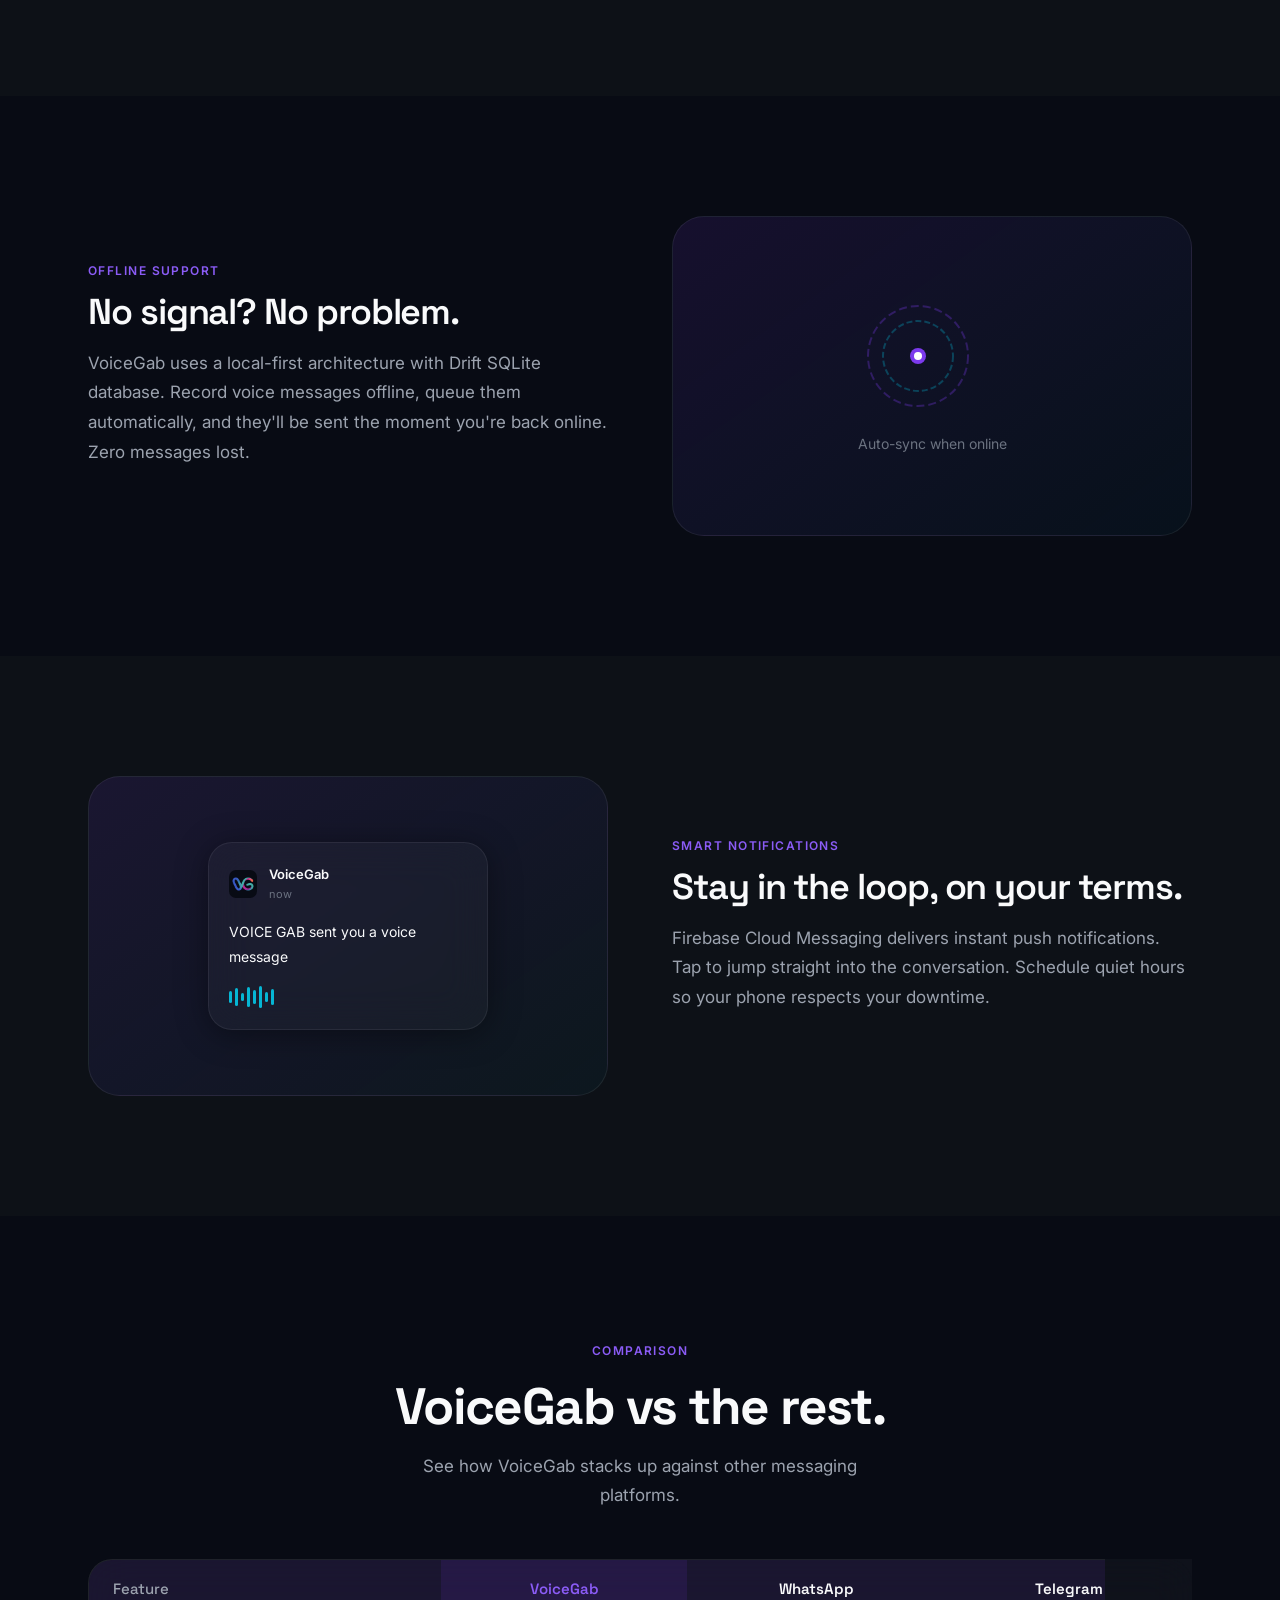
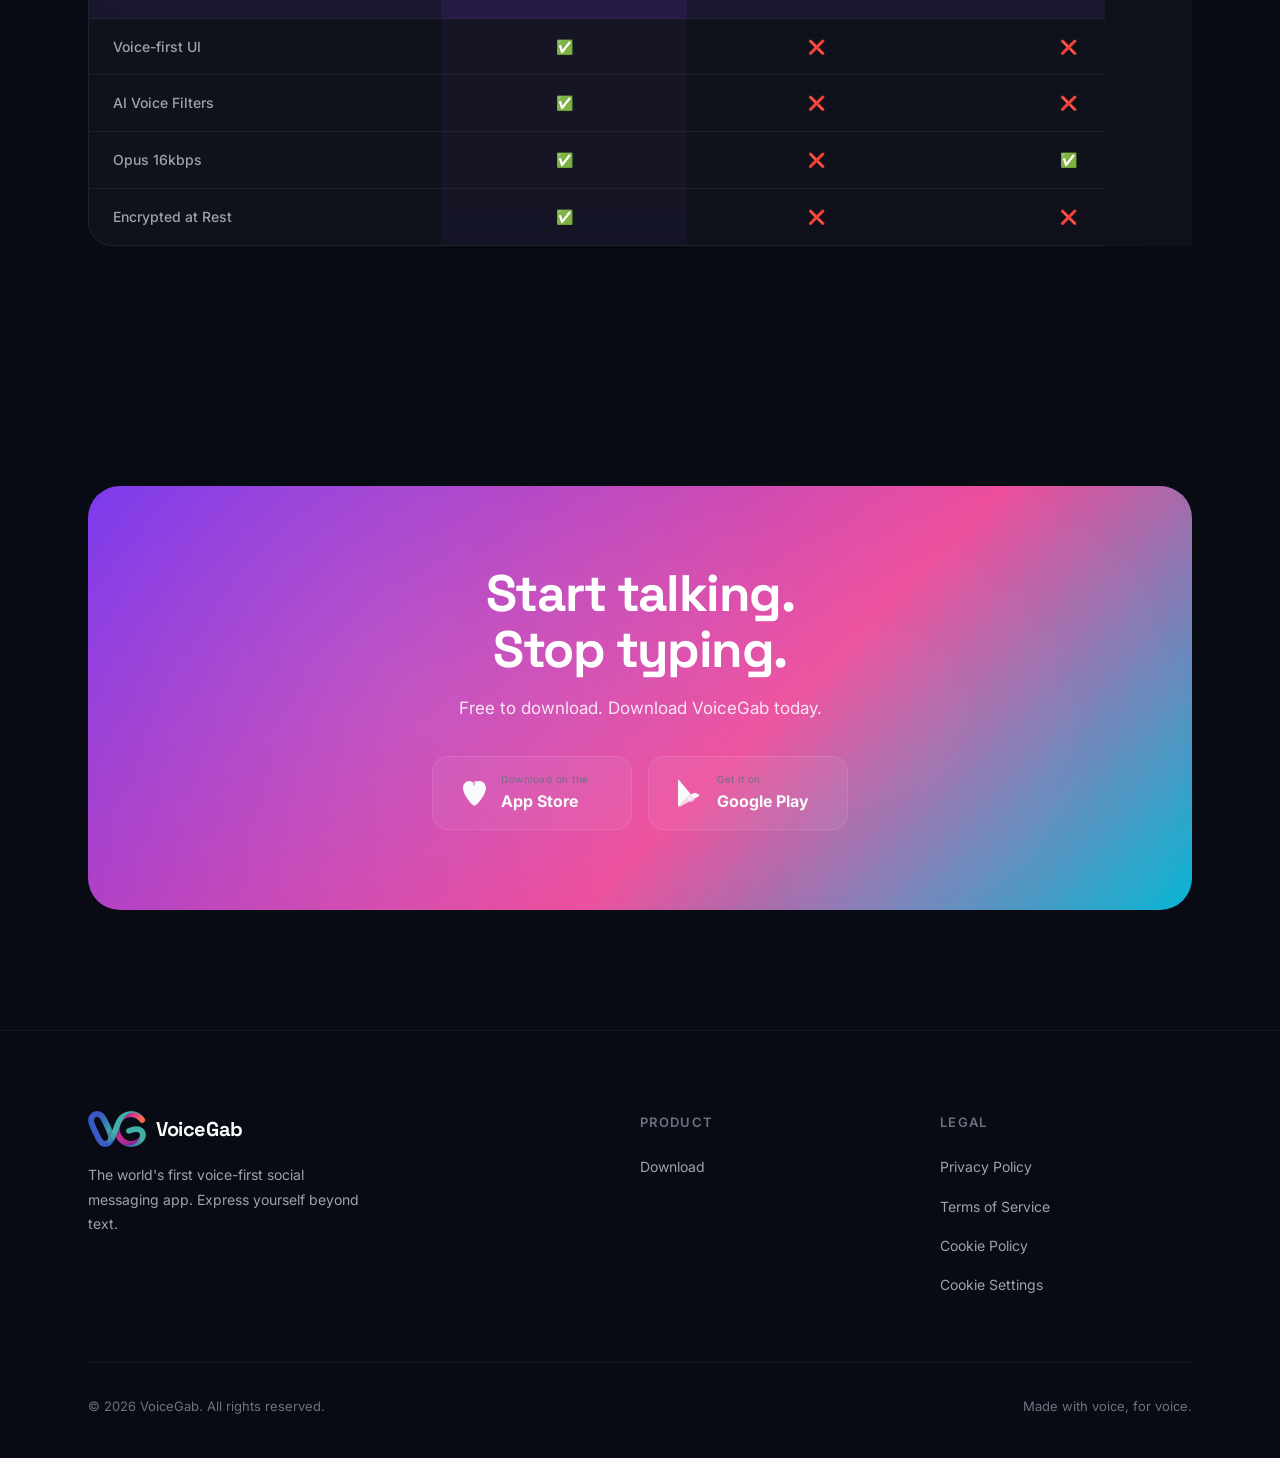
<file: features.html>
<!DOCTYPE html>
<html lang="en">
<head>
  <meta charset="UTF-8">
  <meta name="viewport" content="width=device-width, initial-scale=1.0">
  <title>Features — VoiceGab</title>
  <meta name="description" content="Explore VoiceGab's full feature set: AI voice filters, end-to-end encryption, live waveforms, offline support, voice social feed, and more.">
  <meta name="author" content="VoiceGab">

  <meta property="og:title" content="Features — VoiceGab">
  <meta property="og:description" content="Explore VoiceGab's full feature set: AI voice filters, E2E encryption, live waveforms, and more.">
  <meta property="og:image" content="https://voicegab.com/assets/img/og-image.png">
  <meta property="og:url" content="https://voicegab.com/features">
  <meta property="og:type" content="website">
  <meta name="twitter:card" content="summary_large_image">
  <meta name="twitter:title" content="Features — VoiceGab">
  <meta name="twitter:description" content="Explore VoiceGab's full feature set: AI voice filters, E2E encryption, live waveforms, and more.">
  <meta name="twitter:image" content="https://voicegab.com/assets/img/og-image.png">

  <link rel="canonical" href="https://voicegab.com/features">
  <link rel="icon" type="image/png" sizes="32x32" href="assets/img/favicon-32.png">
  <link rel="apple-touch-icon" sizes="180x180" href="assets/img/apple-touch-icon.png">

  <link rel="preconnect" href="https://fonts.googleapis.com">
  <link rel="preconnect" href="https://fonts.gstatic.com" crossorigin>
  <link href="https://fonts.googleapis.com/css2?family=Inter:wght@400;500;600&family=Space+Grotesk:wght@600;700;800&display=swap" rel="stylesheet">

  <link rel="stylesheet" href="assets/css/design-system.css?v=4">
  <link rel="stylesheet" href="assets/css/components.css?v=4">
  <link rel="stylesheet" href="assets/css/animations.css?v=4">
  <meta name="theme-color" content="#080B14">
</head>
<body>
  <!-- ═══ NAVBAR ═══ -->
  <nav class="navbar" role="navigation" aria-label="Main navigation">
    <div class="container">
      <div class="navbar__inner">
        <a href="index.html" class="navbar__logo" aria-label="VoiceGab Home">
          <img class="navbar__logo-img" src="assets/img/logo.png" alt="" width="58" height="36">
          VoiceGab
        </a>
        <div class="navbar__cta">
          <a href="download.html" class="btn btn--primary btn--small">Get the App</a>
        </div>
        <button class="navbar__hamburger" aria-label="Toggle menu" aria-expanded="false">
          <span></span><span></span><span></span>
        </button>
      </div>
    </div>
    <div class="navbar__mobile-menu" role="dialog" aria-label="Mobile menu">
      <a href="index.html">Home</a>
      <div style="margin-top:auto;">
        <a href="download.html" class="btn btn--primary btn--large" style="width:100%;justify-content:center;">Get the App</a>
      </div>
    </div>
  </nav>

  <!-- ═══ PAGE HEADER ═══ -->
  <section class="page-header">
    <canvas id="hero-canvas" style="position:absolute;inset:0;width:100%;height:100%;opacity:0.2;" aria-hidden="true"></canvas>
    <div class="container">
      <div class="page-header__content text-center">
        <div class="hero-badge reveal">
          <span class="hero-badge__dot"></span>
          v1.0 — Now Live
        </div>
        <h1 class="reveal reveal--delay-1">Every feature.<br><span class="text-gradient">Perfectly crafted.</span></h1>
        <p class="mt-16 reveal reveal--delay-2" style="max-width:560px;margin:16px auto 0;">
          Voice messaging reimagined from the ground up. Built with obsessive attention to quality, security, and delight.
        </p>
      </div>
    </div>
  </section>

  <!-- ═══ FEATURE DEEP DIVES ═══ -->

  <!-- Voice Recording -->
  <section>
    <div class="container">
      <div class="feature-row reveal">
        <div class="feature-row__content">
          <span class="label">Voice Recording</span>
          <h3>Crystal clear, impossibly small.</h3>
          <p>VoiceGab uses the Opus codec at 16kbps and 16kHz sample rate, delivering voice quality on par with Discord while producing files 87% smaller than AAC. Every millisecond of your voice is faithfully captured and compressed.</p>
          <div class="flex gap-16 mt-24" style="flex-wrap:wrap;">
            <div class="card" style="padding:16px 20px;flex:1;min-width:120px;text-align:center;">
              <div style="font-size:28px;font-weight:800;font-family:var(--font-display);" class="text-gradient">16kbps</div>
              <div class="text-muted mt-8">Bitrate</div>
            </div>
            <div class="card" style="padding:16px 20px;flex:1;min-width:120px;text-align:center;">
              <div style="font-size:28px;font-weight:800;font-family:var(--font-display);" class="text-gradient">16kHz</div>
              <div class="text-muted mt-8">Sample Rate</div>
            </div>
            <div class="card" style="padding:16px 20px;flex:1;min-width:120px;text-align:center;">
              <div style="font-size:28px;font-weight:800;font-family:var(--font-display);" class="text-gradient">87%</div>
              <div class="text-muted mt-8">Smaller than AAC</div>
            </div>
          </div>
        </div>
        <div class="feature-row__visual">
          <div class="waveform-demo" style="transform:scale(2);">
            <span class="waveform-bar"></span><span class="waveform-bar"></span><span class="waveform-bar"></span><span class="waveform-bar"></span>
            <span class="waveform-bar"></span><span class="waveform-bar"></span><span class="waveform-bar"></span><span class="waveform-bar"></span>
            <span class="waveform-bar"></span><span class="waveform-bar"></span><span class="waveform-bar"></span><span class="waveform-bar"></span>
            <span class="waveform-bar"></span><span class="waveform-bar"></span><span class="waveform-bar"></span><span class="waveform-bar"></span>
          </div>
        </div>
      </div>
    </div>
  </section>

  <!-- Voice Filters -->
  <section style="background:var(--bg-secondary);">
    <div class="container">
      <div class="feature-row feature-row--reverse reveal">
        <div class="feature-row__content">
          <span class="label">AI Voice Filters</span>
          <h3>Transform how you sound.</h3>
          <p>12 AI-powered voice filters let you express yourself in entirely new ways. Apply filters in real-time, preview before sending, and surprise your friends with creative voice messages.</p>
          <div class="grid-2 mt-24" style="gap:12px;">
            <div class="card" style="padding:14px 18px;display:flex;align-items:center;gap:12px;">
              <span style="font-size:22px;">&#x1F916;</span><span style="font-size:14px;font-weight:600;">Robot</span>
            </div>
            <div class="card" style="padding:14px 18px;display:flex;align-items:center;gap:12px;">
              <span style="font-size:22px;">&#x1F50A;</span><span style="font-size:14px;font-weight:600;">Echo</span>
            </div>
            <div class="card" style="padding:14px 18px;display:flex;align-items:center;gap:12px;">
              <span style="font-size:22px;">&#x1F43F;&#xFE0F;</span><span style="font-size:14px;font-weight:600;">Chipmunk</span>
            </div>
            <div class="card" style="padding:14px 18px;display:flex;align-items:center;gap:12px;">
              <span style="font-size:22px;">&#x1F509;</span><span style="font-size:14px;font-weight:600;">Deep Voice</span>
            </div>
            <div class="card" style="padding:14px 18px;display:flex;align-items:center;gap:12px;">
              <span style="font-size:22px;">&#x1F3B5;</span><span style="font-size:14px;font-weight:600;">Chorus</span>
            </div>
            <div class="card" style="padding:14px 18px;display:flex;align-items:center;gap:12px;">
              <span style="font-size:22px;">&#x1F30A;</span><span style="font-size:14px;font-weight:600;">Underwater</span>
            </div>
          </div>
        </div>
        <div class="feature-row__visual">
          <img src="assets/img/screenshots/filters-screen.svg" alt="Voice filter selection interface" width="280" height="560" style="max-height:440px;width:auto;" loading="lazy">
        </div>
      </div>
    </div>
  </section>

  <!-- E2E Encryption -->
  <section>
    <div class="container">
      <div class="feature-row reveal">
        <div class="feature-row__content">
          <span class="label">End-to-End Encryption</span>
          <h3>Military-grade security, by default.</h3>
          <p>Every voice message is encrypted with AES-256-GCM before it leaves your device. Your local database is protected with SQLCipher using 256K PBKDF2 iterations. We can't read your messages, and neither can anyone else.</p>
          <ul class="security-list mt-24">
            <li>
              <svg viewBox="0 0 24 24" fill="none" stroke="currentColor" stroke-width="2.5" stroke-linecap="round" stroke-linejoin="round" width="20" height="20"><path d="M20 6L9 17l-5-5"/></svg>
              AES-256-GCM encryption at rest and in transit
            </li>
            <li>
              <svg viewBox="0 0 24 24" fill="none" stroke="currentColor" stroke-width="2.5" stroke-linecap="round" stroke-linejoin="round" width="20" height="20"><path d="M20 6L9 17l-5-5"/></svg>
              Certificate-pinned HTTPS with TLS 1.3
            </li>
            <li>
              <svg viewBox="0 0 24 24" fill="none" stroke="currentColor" stroke-width="2.5" stroke-linecap="round" stroke-linejoin="round" width="20" height="20"><path d="M20 6L9 17l-5-5"/></svg>
              HMAC-SHA256 signed API requests
            </li>
          </ul>
        </div>
        <div class="feature-row__visual">
          <svg width="200" height="240" viewBox="0 0 200 240" fill="none" class="animate-float">
            <defs>
              <linearGradient id="f-shield" x1="0%" y1="0%" x2="100%" y2="100%">
                <stop offset="0%" style="stop-color:#7C3AED"/>
                <stop offset="100%" style="stop-color:#06B6D4"/>
              </linearGradient>
            </defs>
            <path d="M100 10 L180 50 L180 120 C180 170 140 210 100 230 C60 210 20 170 20 120 L20 50 Z" fill="url(#f-shield)" opacity="0.15" stroke="url(#f-shield)" stroke-width="2"/>
            <path d="M100 40 L155 65 L155 115 C155 150 130 180 100 195 C70 180 45 150 45 115 L45 65 Z" fill="url(#f-shield)" opacity="0.1"/>
            <path d="M78 120 L95 137 L125 100" stroke="#22C55E" stroke-width="6" stroke-linecap="round" stroke-linejoin="round" fill="none"/>
          </svg>
        </div>
      </div>
    </div>
  </section>

  <!-- Social Feed -->
  <section style="background:var(--bg-secondary);">
    <div class="container">
      <div class="feature-row feature-row--reverse reveal">
        <div class="feature-row__content">
          <span class="label">Voice Social Feed</span>
          <h3>Discover voices from around the world.</h3>
          <p>The Voice Feed is a social discovery layer where you can post public voice messages, explore trending voices, and engage with a global community — all through voice.</p>
          <div class="flex gap-24 mt-24" style="flex-wrap:wrap;">
            <div style="text-align:center;">
              <div style="font-size:32px;font-weight:800;font-family:var(--font-display);" class="text-gradient">&#x2764;&#xFE0F;</div>
              <div class="text-muted mt-8">Like</div>
            </div>
            <div style="text-align:center;">
              <div style="font-size:32px;font-weight:800;font-family:var(--font-display);" class="text-gradient">&#x1F504;</div>
              <div class="text-muted mt-8">Share</div>
            </div>
          </div>
        </div>
        <div class="feature-row__visual">
          <img src="assets/img/screenshots/feed-screen.svg" alt="Voice social feed interface" width="280" height="560" style="max-height:440px;width:auto;" loading="lazy">
        </div>
      </div>
    </div>
  </section>

  <!-- Offline Support -->
  <section>
    <div class="container">
      <div class="feature-row reveal">
        <div class="feature-row__content">
          <span class="label">Offline Support</span>
          <h3>No signal? No problem.</h3>
          <p>VoiceGab uses a local-first architecture with Drift SQLite database. Record voice messages offline, queue them automatically, and they'll be sent the moment you're back online. Zero messages lost.</p>
        </div>
        <div class="feature-row__visual">
          <div style="text-align:center;">
            <svg width="120" height="120" viewBox="0 0 120 120" fill="none" class="animate-float">
              <circle cx="60" cy="60" r="50" stroke="rgba(124,58,237,0.3)" stroke-width="2" fill="none" stroke-dasharray="8 4"/>
              <circle cx="60" cy="60" r="35" stroke="rgba(6,182,212,0.3)" stroke-width="2" fill="none" stroke-dasharray="6 3" class="animate-spin-slow"/>
              <circle cx="60" cy="60" r="8" fill="#7C3AED"/>
              <circle cx="60" cy="60" r="4" fill="white"/>
            </svg>
            <p class="mt-16 text-muted">Auto-sync when online</p>
          </div>
        </div>
      </div>
    </div>
  </section>

  <!-- Notifications -->
  <section style="background:var(--bg-secondary);">
    <div class="container">
      <div class="feature-row feature-row--reverse reveal">
        <div class="feature-row__content">
          <span class="label">Smart Notifications</span>
          <h3>Stay in the loop, on your terms.</h3>
          <p>Firebase Cloud Messaging delivers instant push notifications. Tap to jump straight into the conversation. Schedule quiet hours so your phone respects your downtime.</p>
        </div>
        <div class="feature-row__visual">
          <div class="card" style="max-width:280px;padding:20px;">
            <div style="display:flex;align-items:center;gap:12px;margin-bottom:16px;">
              <img src="assets/img/apple-touch-icon.png" alt="" width="28" height="28" style="border-radius:7px;">
              <div>
                <div style="font-size:13px;font-weight:600;">VoiceGab</div>
                <div class="text-muted" style="font-size:11px;">now</div>
              </div>
            </div>
            <p style="font-size:14px;color:var(--text-primary);">VOICE GAB sent you a voice message</p>
            <div class="waveform-demo mt-16" style="height:24px;">
              <span class="waveform-bar" style="height:12px;"></span>
              <span class="waveform-bar" style="height:18px;"></span>
              <span class="waveform-bar" style="height:8px;"></span>
              <span class="waveform-bar" style="height:20px;"></span>
              <span class="waveform-bar" style="height:14px;"></span>
              <span class="waveform-bar" style="height:22px;"></span>
              <span class="waveform-bar" style="height:10px;"></span>
              <span class="waveform-bar" style="height:16px;"></span>
            </div>
          </div>
        </div>
      </div>
    </div>
  </section>

  <!-- ═══ COMPARISON TABLE ═══ -->
  <section>
    <div class="container">
      <div class="text-center reveal">
        <span class="label">Comparison</span>
        <h2 class="mt-16">VoiceGab vs the rest.</h2>
        <p class="mt-16" style="max-width:480px;margin:16px auto 0;">See how VoiceGab stacks up against other messaging platforms.</p>
      </div>

      <div class="mt-48 reveal" style="overflow-x:auto;">
        <table class="comparison-table">
          <thead>
            <tr>
              <th>Feature</th>
              <th>VoiceGab</th>
              <th>WhatsApp</th>
              <th>Telegram</th>
            </tr>
          </thead>
          <tbody>
            <tr>
              <td>Voice-first UI</td>
              <td>&#x2705;</td>
              <td>&#x274C;</td>
              <td>&#x274C;</td>
            </tr>
            <tr>
              <td>AI Voice Filters</td>
              <td>&#x2705;</td>
              <td>&#x274C;</td>
              <td>&#x274C;</td>
            </tr>
            <tr>
              <td>Opus 16kbps</td>
              <td>&#x2705;</td>
              <td>&#x274C;</td>
              <td>&#x2705;</td>
            </tr>
            <tr>
              <td>Encrypted at Rest</td>
              <td>&#x2705;</td>
              <td>&#x274C;</td>
              <td>&#x274C;</td>
            </tr>
          </tbody>
        </table>
      </div>
    </div>
  </section>

  <!-- ═══ CTA ═══ -->
  <section>
    <div class="container">
      <div class="cta-banner reveal">
        <h2>Start talking.<br>Stop typing.</h2>
        <p class="mt-16" style="max-width:480px;margin-left:auto;margin-right:auto;">
          Free to download. Download VoiceGab today.
        </p>
        <div class="flex-center gap-16 mt-32" style="flex-wrap:wrap;">
          <a href="#" class="btn-store">
            <svg class="btn-store__icon" viewBox="0 0 32 32" fill="currentColor"><path d="M22.5 4c-.2 0-3.5.1-5.7 2.8C15.2 4.5 12.8 4 12.5 4 8.4 4 6 7.6 6 11c0 5.7 6.3 13.4 9.2 16.5.6.6 1.4 1 2.2 1h.2c.8 0 1.5-.3 2.1-.9C22.7 24.5 29 16.8 29 11c0-3.4-2.9-7-6.5-7zM16 6c1-1.2 2.6-2 4-2 .1 0 .3 0 .4 0-1 .6-2.1 1.7-2.8 3.2-.3.6-.5 1.3-.6 2-.1-.7-.3-1.4-.6-2C15.7 5.7 16 6 16 6z"/></svg>
            <div class="btn-store__text">
              <span class="btn-store__sub">Download on the</span>
              <span class="btn-store__name">App Store</span>
            </div>
          </a>
          <a href="#" class="btn-store">
            <svg class="btn-store__icon" viewBox="0 0 32 32" fill="currentColor"><path d="M5.4 2.5C5.1 2.8 5 3.3 5 3.8v24.4c0 .5.1 1 .4 1.3l.1.1L17.6 17.5v-.3-.3L5.5 2.4l-.1.1z"/><path d="M21.7 21.5l-4.1-4-4.1 4 4.1 4.1c1.2-.7 3.1-1.7 4.1-2.3.4-.2.4-.3 0-.5l-4.1-2.3 4.1-4z" opacity=".5"/><path d="M22.1 15.7L17.6 17.5l4.1 4 3.8-2.1c1.1-.6 1.1-1.6 0-2.2l-3.4-1.5z"/><path d="M5.5 29.6c.3.3.7.4 1.2.2l15.4-8.3-4.1-4.1-12.5 12.2z" opacity=".8"/></svg>
            <div class="btn-store__text">
              <span class="btn-store__sub">Get it on</span>
              <span class="btn-store__name">Google Play</span>
            </div>
          </a>
        </div>
      </div>
    </div>
  </section>

  <!-- ═══ FOOTER ═══ -->
  <footer class="footer">
    <div class="container">
      <div class="footer__grid">
        <div class="footer__brand">
          <a href="index.html" class="navbar__logo">
            <img class="navbar__logo-img" src="assets/img/logo.png" alt="" width="58" height="36">
            VoiceGab
          </a>
          <p>The world's first voice-first social messaging app. Express yourself beyond text.</p>
        </div>
        <div class="footer__col">
          <h5>Product</h5>
          <ul>
            <li><a href="download.html">Download</a></li>
          </ul>
        </div>
        <div class="footer__col">
          <h5>Legal</h5>
          <ul>
            <li><a href="privacy.html">Privacy Policy</a></li>
            <li><a href="terms.html">Terms of Service</a></li>
            <li><a href="cookies.html">Cookie Policy</a></li>
            <li><button type="button" class="footer__link-btn" data-cookie-settings>Cookie Settings</button></li>
          </ul>
        </div>
      </div>
      <div class="footer__bottom">
        <p>&copy; 2026 VoiceGab. All rights reserved.</p>
        <p>Made with voice, for voice.</p>
      </div>
    </div>
  </footer>

  <script src="assets/js/main.js?v=4" defer></script>
  <script src="assets/js/waveform.js?v=4" defer></script>
  <script src="assets/js/counter.js?v=4" defer></script>
</body>
</html>
</file>
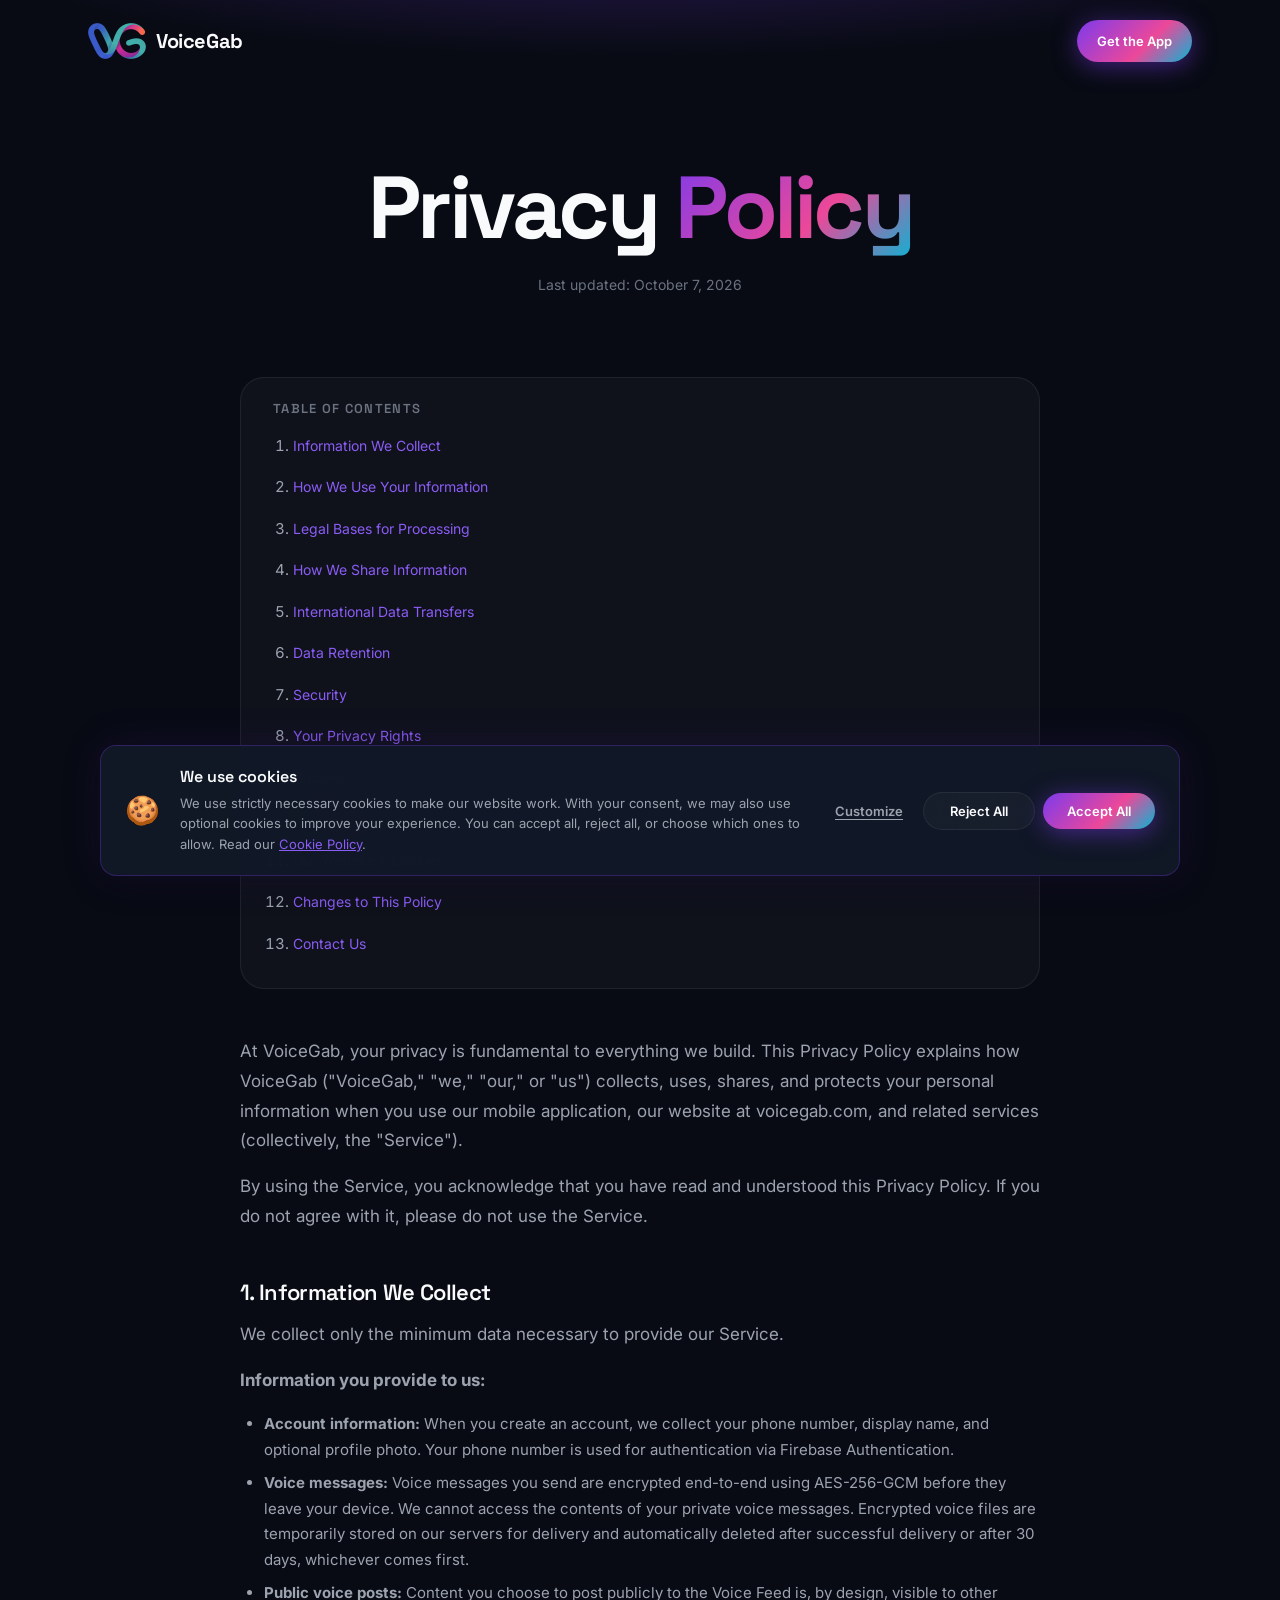
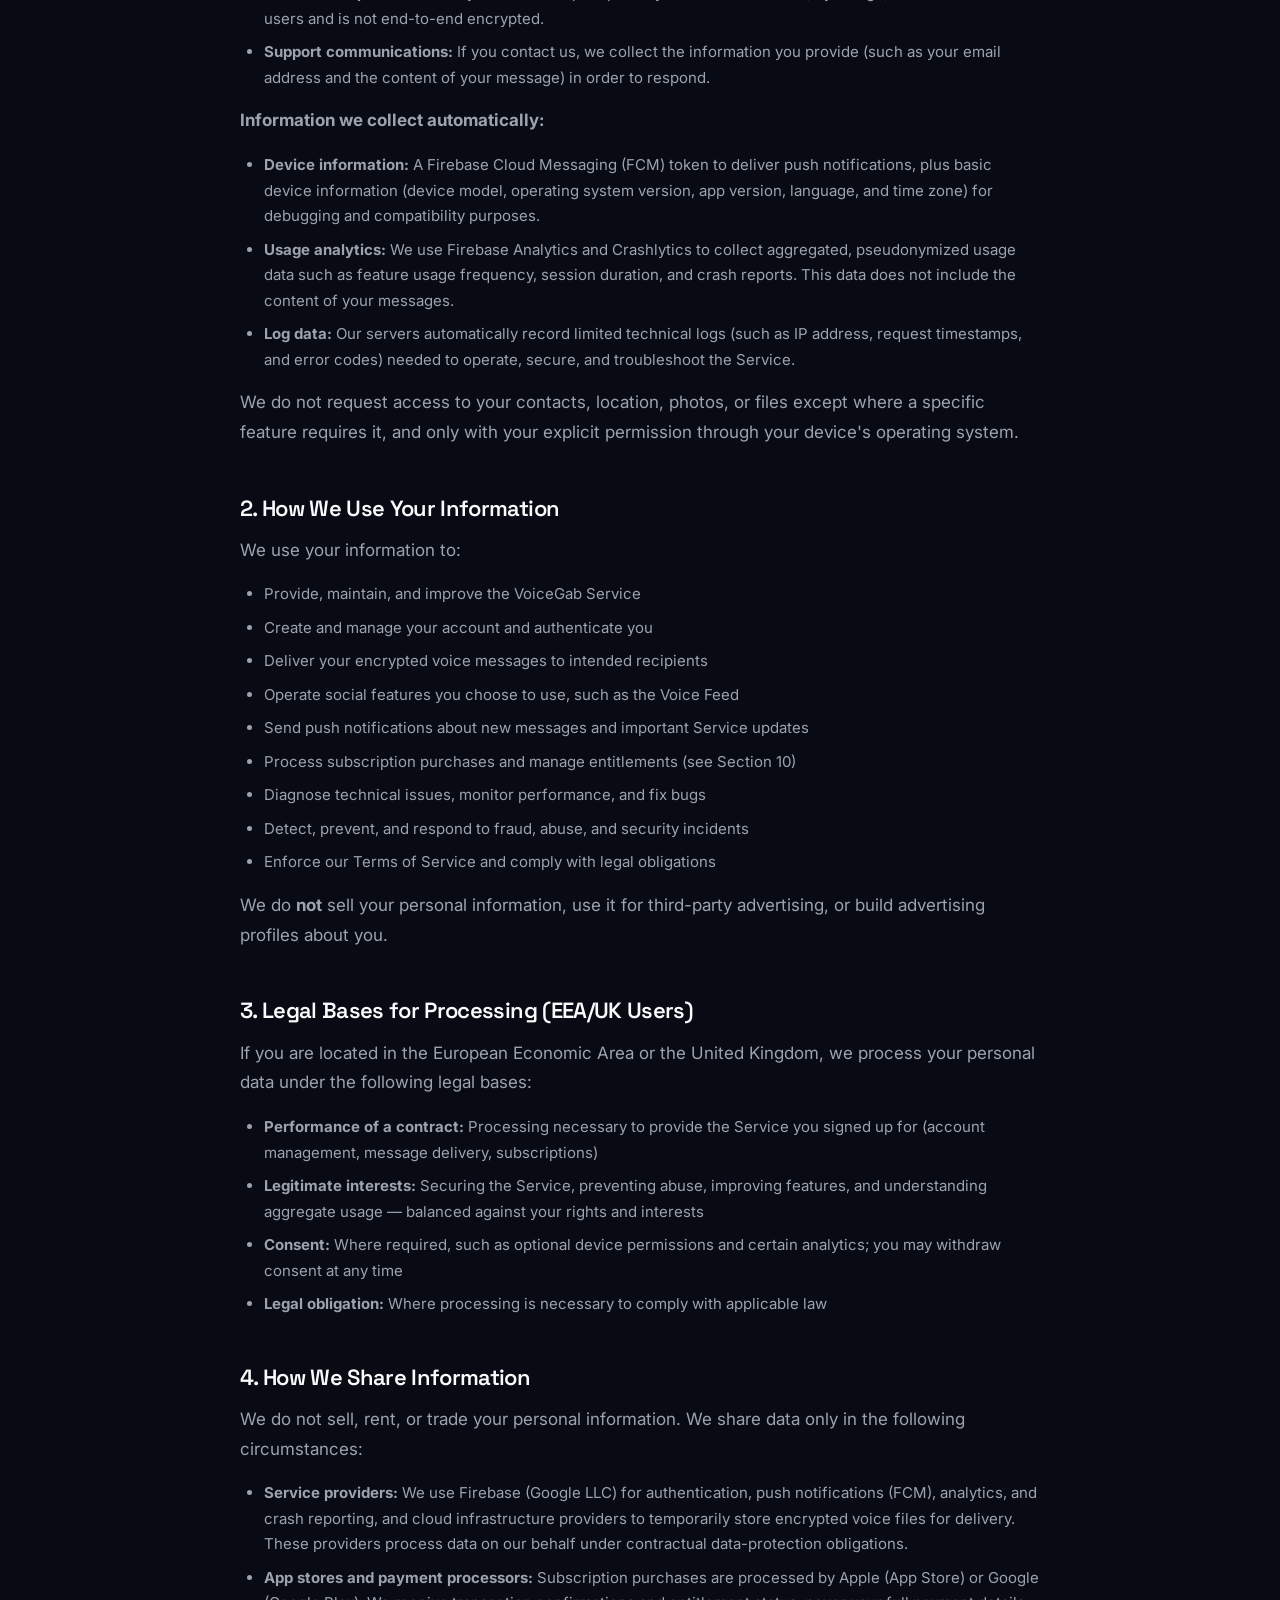
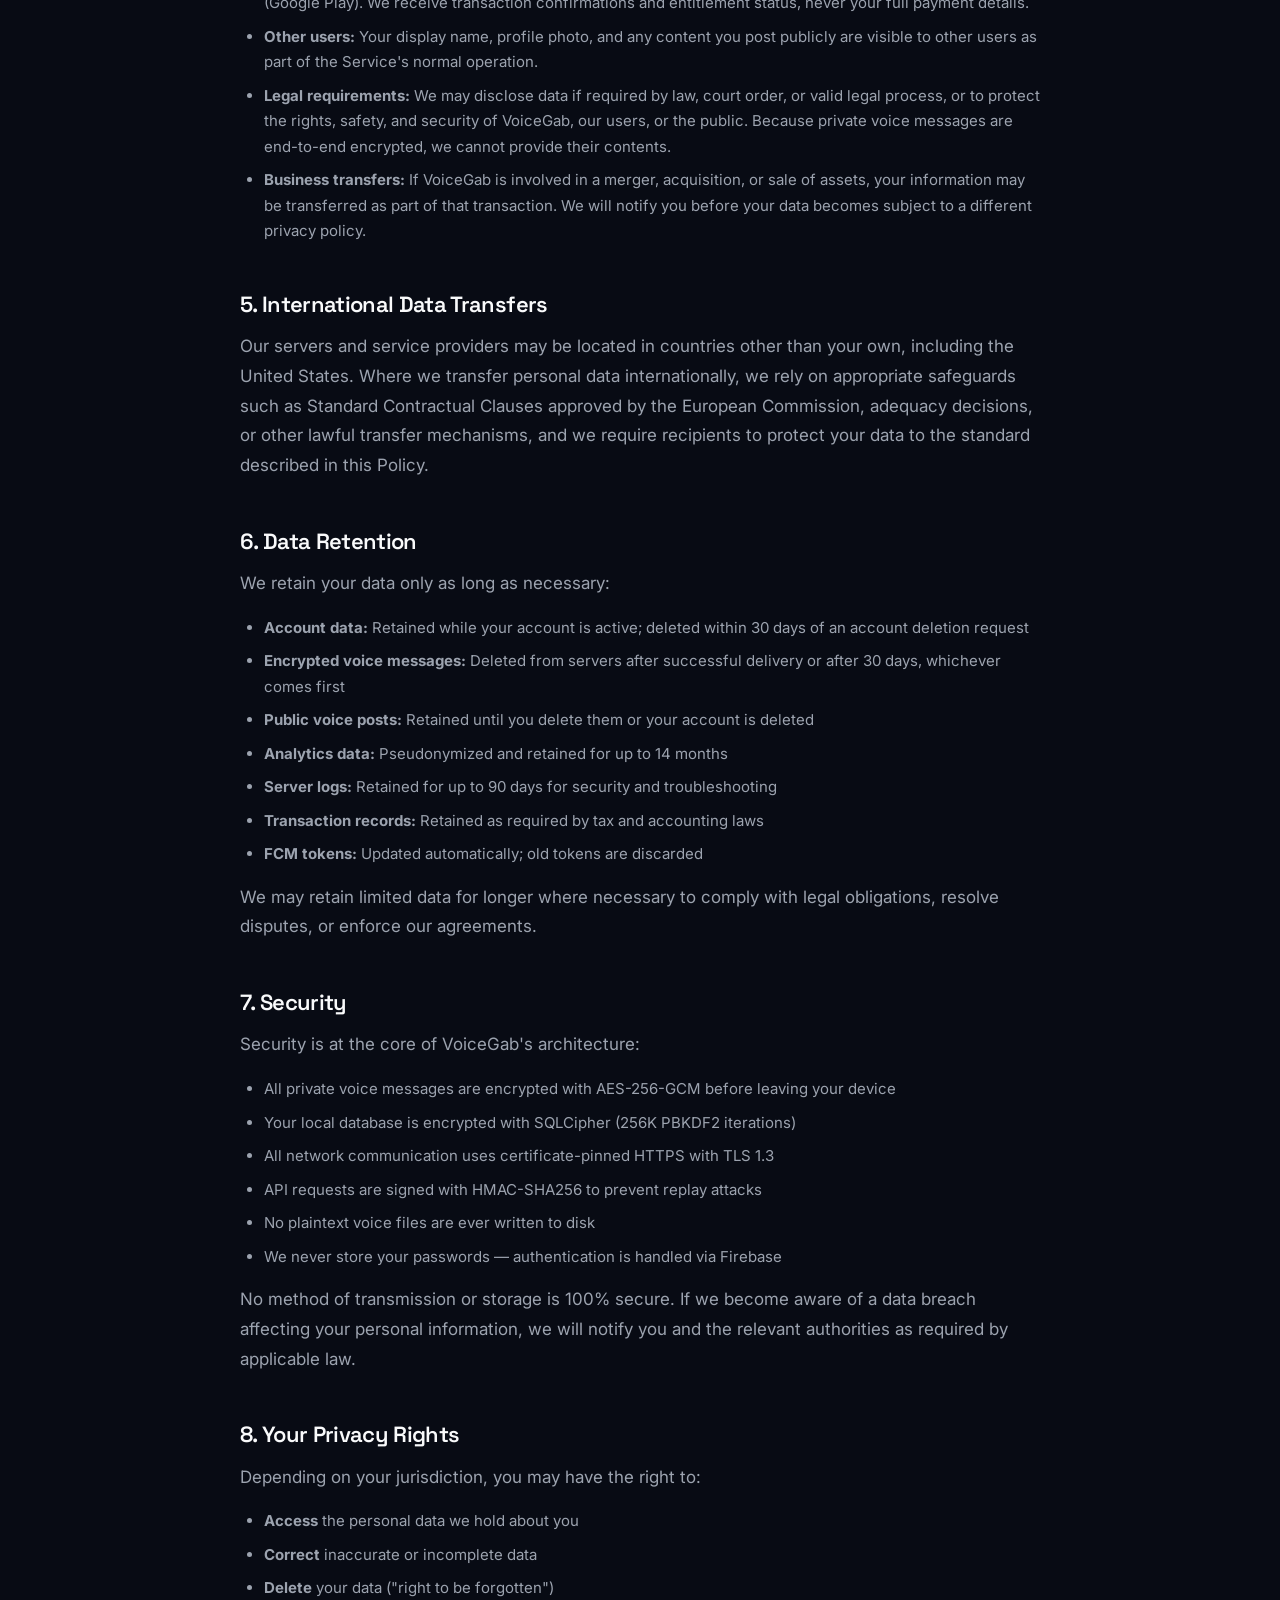
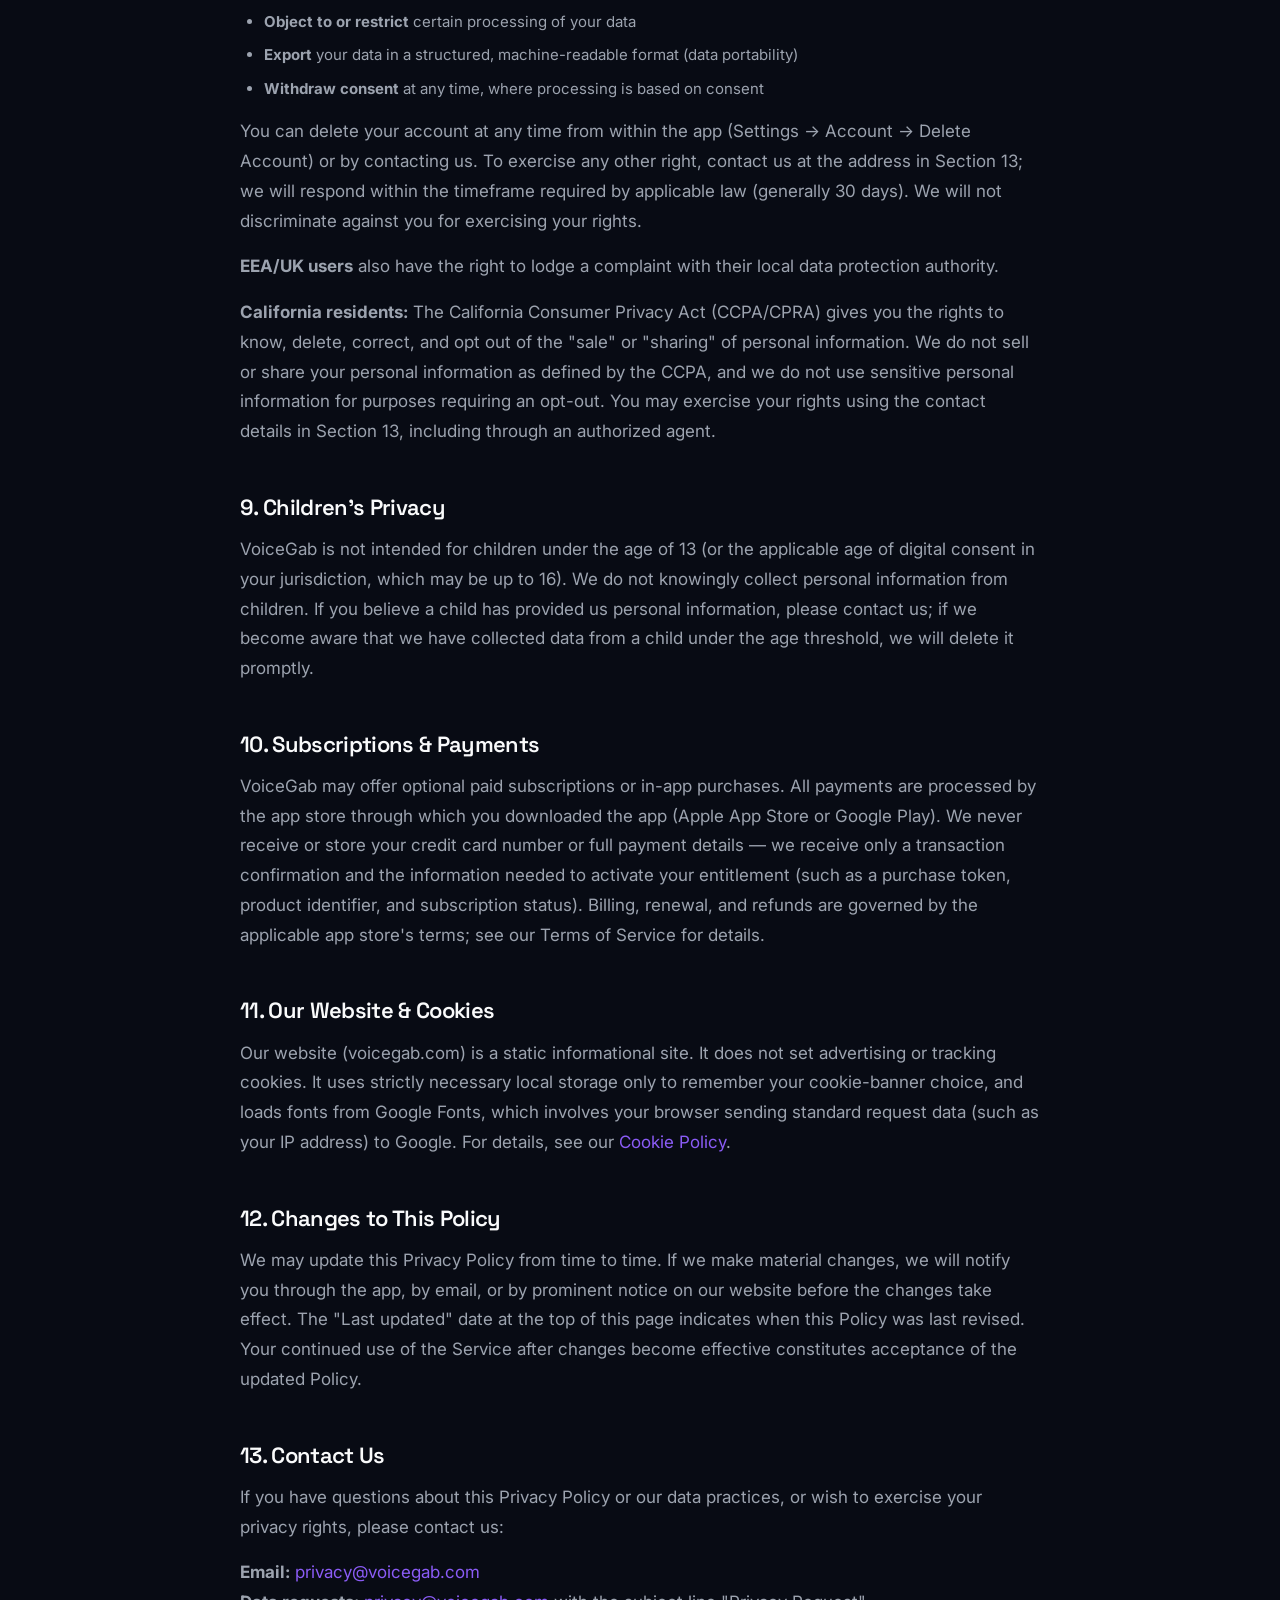
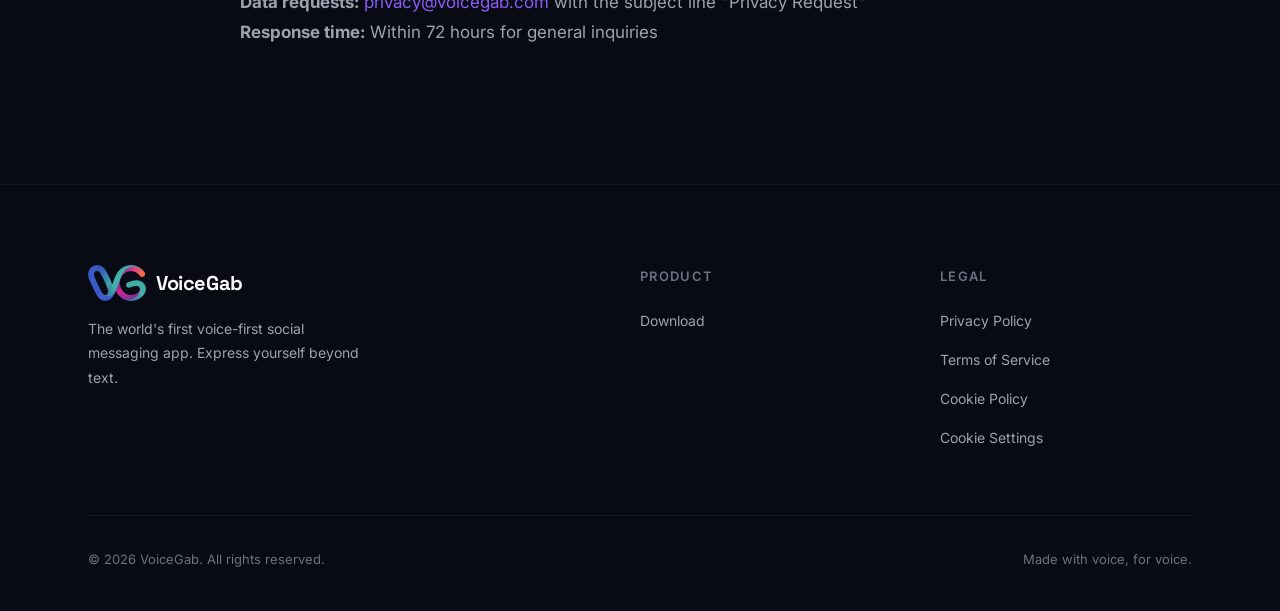
<file: privacy.html>
<!DOCTYPE html>
<html lang="en">
<head>
  <meta charset="UTF-8">
  <meta name="viewport" content="width=device-width, initial-scale=1.0">
  <title>Privacy Policy — VoiceGab</title>
  <meta name="description" content="VoiceGab Privacy Policy. Learn how we collect, use, and protect your data.">
  <meta name="author" content="VoiceGab">

  <meta property="og:title" content="Privacy Policy — VoiceGab">
  <meta property="og:description" content="Learn how VoiceGab collects, uses, and protects your data.">
  <meta property="og:image" content="https://voicegab.com/assets/img/og-image.png">
  <meta property="og:url" content="https://voicegab.com/privacy">
  <meta property="og:type" content="website">
  <meta name="twitter:card" content="summary_large_image">
  <meta name="twitter:title" content="Privacy Policy — VoiceGab">
  <meta name="twitter:description" content="Learn how VoiceGab collects, uses, and protects your data.">
  <meta name="twitter:image" content="https://voicegab.com/assets/img/og-image.png">

  <link rel="canonical" href="https://voicegab.com/privacy">
  <link rel="icon" type="image/png" sizes="32x32" href="assets/img/favicon-32.png">
  <link rel="apple-touch-icon" sizes="180x180" href="assets/img/apple-touch-icon.png">

  <link rel="preconnect" href="https://fonts.googleapis.com">
  <link rel="preconnect" href="https://fonts.gstatic.com" crossorigin>
  <link href="https://fonts.googleapis.com/css2?family=Inter:wght@400;500;600&family=Space+Grotesk:wght@600;700;800&display=swap" rel="stylesheet">

  <link rel="stylesheet" href="assets/css/design-system.css?v=4">
  <link rel="stylesheet" href="assets/css/components.css?v=4">
  <link rel="stylesheet" href="assets/css/animations.css?v=4">
  <meta name="theme-color" content="#080B14">
</head>
<body>
  <!-- ═══ NAVBAR ═══ -->
  <nav class="navbar" role="navigation" aria-label="Main navigation">
    <div class="container">
      <div class="navbar__inner">
        <a href="index.html" class="navbar__logo" aria-label="VoiceGab Home">
          <img class="navbar__logo-img" src="assets/img/logo.png" alt="" width="58" height="36">
          VoiceGab
        </a>
        <div class="navbar__cta">
          <a href="download.html" class="btn btn--primary btn--small">Get the App</a>
        </div>
        <button class="navbar__hamburger" aria-label="Toggle menu" aria-expanded="false">
          <span></span><span></span><span></span>
        </button>
      </div>
    </div>
    <div class="navbar__mobile-menu" role="dialog" aria-label="Mobile menu">
      <a href="index.html">Home</a>
      <div style="margin-top:auto;">
        <a href="download.html" class="btn btn--primary btn--large" style="width:100%;justify-content:center;">Get the App</a>
      </div>
    </div>
  </nav>

  <!-- ═══ PAGE HEADER ═══ -->
  <section class="page-header">
    <div class="container">
      <div class="page-header__content text-center">
        <h1 class="reveal">Privacy <span class="text-gradient">Policy</span></h1>
        <p class="mt-16 reveal reveal--delay-1 text-muted">Last updated: October 7, 2026</p>
      </div>
    </div>
  </section>

  <!-- ═══ CONTENT ═══ -->
  <section style="padding-top:0;">
    <div class="container">
      <div class="legal-content">
        <!-- Table of Contents -->
        <div class="legal-toc reveal">
          <h4>Table of Contents</h4>
          <ol>
            <li><a href="#data-collection">Information We Collect</a></li>
            <li><a href="#data-use">How We Use Your Information</a></li>
            <li><a href="#legal-bases">Legal Bases for Processing</a></li>
            <li><a href="#data-sharing">How We Share Information</a></li>
            <li><a href="#transfers">International Data Transfers</a></li>
            <li><a href="#data-retention">Data Retention</a></li>
            <li><a href="#security">Security</a></li>
            <li><a href="#your-rights">Your Privacy Rights</a></li>
            <li><a href="#children">Children's Privacy</a></li>
            <li><a href="#payments">Subscriptions &amp; Payments</a></li>
            <li><a href="#cookies">Our Website &amp; Cookies</a></li>
            <li><a href="#changes">Changes to This Policy</a></li>
            <li><a href="#contact">Contact Us</a></li>
          </ol>
        </div>

        <div class="reveal">
          <p>At VoiceGab, your privacy is fundamental to everything we build. This Privacy Policy explains how VoiceGab ("VoiceGab," "we," "our," or "us") collects, uses, shares, and protects your personal information when you use our mobile application, our website at voicegab.com, and related services (collectively, the "Service").</p>
          <p>By using the Service, you acknowledge that you have read and understood this Privacy Policy. If you do not agree with it, please do not use the Service.</p>

          <h3 id="data-collection">1. Information We Collect</h3>
          <p>We collect only the minimum data necessary to provide our Service.</p>
          <p><strong>Information you provide to us:</strong></p>
          <ul>
            <li><strong>Account information:</strong> When you create an account, we collect your phone number, display name, and optional profile photo. Your phone number is used for authentication via Firebase Authentication.</li>
            <li><strong>Voice messages:</strong> Voice messages you send are encrypted end-to-end using AES-256-GCM before they leave your device. We cannot access the contents of your private voice messages. Encrypted voice files are temporarily stored on our servers for delivery and automatically deleted after successful delivery or after 30 days, whichever comes first.</li>
            <li><strong>Public voice posts:</strong> Content you choose to post publicly to the Voice Feed is, by design, visible to other users and is not end-to-end encrypted.</li>
            <li><strong>Support communications:</strong> If you contact us, we collect the information you provide (such as your email address and the content of your message) in order to respond.</li>
          </ul>
          <p><strong>Information we collect automatically:</strong></p>
          <ul>
            <li><strong>Device information:</strong> A Firebase Cloud Messaging (FCM) token to deliver push notifications, plus basic device information (device model, operating system version, app version, language, and time zone) for debugging and compatibility purposes.</li>
            <li><strong>Usage analytics:</strong> We use Firebase Analytics and Crashlytics to collect aggregated, pseudonymized usage data such as feature usage frequency, session duration, and crash reports. This data does not include the content of your messages.</li>
            <li><strong>Log data:</strong> Our servers automatically record limited technical logs (such as IP address, request timestamps, and error codes) needed to operate, secure, and troubleshoot the Service.</li>
          </ul>
          <p>We do not request access to your contacts, location, photos, or files except where a specific feature requires it, and only with your explicit permission through your device's operating system.</p>

          <h3 id="data-use">2. How We Use Your Information</h3>
          <p>We use your information to:</p>
          <ul>
            <li>Provide, maintain, and improve the VoiceGab Service</li>
            <li>Create and manage your account and authenticate you</li>
            <li>Deliver your encrypted voice messages to intended recipients</li>
            <li>Operate social features you choose to use, such as the Voice Feed</li>
            <li>Send push notifications about new messages and important Service updates</li>
            <li>Process subscription purchases and manage entitlements (see Section 10)</li>
            <li>Diagnose technical issues, monitor performance, and fix bugs</li>
            <li>Detect, prevent, and respond to fraud, abuse, and security incidents</li>
            <li>Enforce our Terms of Service and comply with legal obligations</li>
          </ul>
          <p>We do <strong>not</strong> sell your personal information, use it for third-party advertising, or build advertising profiles about you.</p>

          <h3 id="legal-bases">3. Legal Bases for Processing (EEA/UK Users)</h3>
          <p>If you are located in the European Economic Area or the United Kingdom, we process your personal data under the following legal bases:</p>
          <ul>
            <li><strong>Performance of a contract:</strong> Processing necessary to provide the Service you signed up for (account management, message delivery, subscriptions)</li>
            <li><strong>Legitimate interests:</strong> Securing the Service, preventing abuse, improving features, and understanding aggregate usage — balanced against your rights and interests</li>
            <li><strong>Consent:</strong> Where required, such as optional device permissions and certain analytics; you may withdraw consent at any time</li>
            <li><strong>Legal obligation:</strong> Where processing is necessary to comply with applicable law</li>
          </ul>

          <h3 id="data-sharing">4. How We Share Information</h3>
          <p>We do not sell, rent, or trade your personal information. We share data only in the following circumstances:</p>
          <ul>
            <li><strong>Service providers:</strong> We use Firebase (Google LLC) for authentication, push notifications (FCM), analytics, and crash reporting, and cloud infrastructure providers to temporarily store encrypted voice files for delivery. These providers process data on our behalf under contractual data-protection obligations.</li>
            <li><strong>App stores and payment processors:</strong> Subscription purchases are processed by Apple (App Store) or Google (Google Play). We receive transaction confirmations and entitlement status, never your full payment details.</li>
            <li><strong>Other users:</strong> Your display name, profile photo, and any content you post publicly are visible to other users as part of the Service's normal operation.</li>
            <li><strong>Legal requirements:</strong> We may disclose data if required by law, court order, or valid legal process, or to protect the rights, safety, and security of VoiceGab, our users, or the public. Because private voice messages are end-to-end encrypted, we cannot provide their contents.</li>
            <li><strong>Business transfers:</strong> If VoiceGab is involved in a merger, acquisition, or sale of assets, your information may be transferred as part of that transaction. We will notify you before your data becomes subject to a different privacy policy.</li>
          </ul>

          <h3 id="transfers">5. International Data Transfers</h3>
          <p>Our servers and service providers may be located in countries other than your own, including the United States. Where we transfer personal data internationally, we rely on appropriate safeguards such as Standard Contractual Clauses approved by the European Commission, adequacy decisions, or other lawful transfer mechanisms, and we require recipients to protect your data to the standard described in this Policy.</p>

          <h3 id="data-retention">6. Data Retention</h3>
          <p>We retain your data only as long as necessary:</p>
          <ul>
            <li><strong>Account data:</strong> Retained while your account is active; deleted within 30 days of an account deletion request</li>
            <li><strong>Encrypted voice messages:</strong> Deleted from servers after successful delivery or after 30 days, whichever comes first</li>
            <li><strong>Public voice posts:</strong> Retained until you delete them or your account is deleted</li>
            <li><strong>Analytics data:</strong> Pseudonymized and retained for up to 14 months</li>
            <li><strong>Server logs:</strong> Retained for up to 90 days for security and troubleshooting</li>
            <li><strong>Transaction records:</strong> Retained as required by tax and accounting laws</li>
            <li><strong>FCM tokens:</strong> Updated automatically; old tokens are discarded</li>
          </ul>
          <p>We may retain limited data for longer where necessary to comply with legal obligations, resolve disputes, or enforce our agreements.</p>

          <h3 id="security">7. Security</h3>
          <p>Security is at the core of VoiceGab's architecture:</p>
          <ul>
            <li>All private voice messages are encrypted with AES-256-GCM before leaving your device</li>
            <li>Your local database is encrypted with SQLCipher (256K PBKDF2 iterations)</li>
            <li>All network communication uses certificate-pinned HTTPS with TLS 1.3</li>
            <li>API requests are signed with HMAC-SHA256 to prevent replay attacks</li>
            <li>No plaintext voice files are ever written to disk</li>
            <li>We never store your passwords — authentication is handled via Firebase</li>
          </ul>
          <p>No method of transmission or storage is 100% secure. If we become aware of a data breach affecting your personal information, we will notify you and the relevant authorities as required by applicable law.</p>

          <h3 id="your-rights">8. Your Privacy Rights</h3>
          <p>Depending on your jurisdiction, you may have the right to:</p>
          <ul>
            <li><strong>Access</strong> the personal data we hold about you</li>
            <li><strong>Correct</strong> inaccurate or incomplete data</li>
            <li><strong>Delete</strong> your data ("right to be forgotten")</li>
            <li><strong>Object to or restrict</strong> certain processing of your data</li>
            <li><strong>Export</strong> your data in a structured, machine-readable format (data portability)</li>
            <li><strong>Withdraw consent</strong> at any time, where processing is based on consent</li>
          </ul>
          <p>You can delete your account at any time from within the app (Settings &rarr; Account &rarr; Delete Account) or by contacting us. To exercise any other right, contact us at the address in Section 13; we will respond within the timeframe required by applicable law (generally 30 days). We will not discriminate against you for exercising your rights.</p>
          <p><strong>EEA/UK users</strong> also have the right to lodge a complaint with their local data protection authority.</p>
          <p><strong>California residents:</strong> The California Consumer Privacy Act (CCPA/CPRA) gives you the rights to know, delete, correct, and opt out of the "sale" or "sharing" of personal information. We do not sell or share your personal information as defined by the CCPA, and we do not use sensitive personal information for purposes requiring an opt-out. You may exercise your rights using the contact details in Section 13, including through an authorized agent.</p>

          <h3 id="children">9. Children's Privacy</h3>
          <p>VoiceGab is not intended for children under the age of 13 (or the applicable age of digital consent in your jurisdiction, which may be up to 16). We do not knowingly collect personal information from children. If you believe a child has provided us personal information, please contact us; if we become aware that we have collected data from a child under the age threshold, we will delete it promptly.</p>

          <h3 id="payments">10. Subscriptions &amp; Payments</h3>
          <p>VoiceGab may offer optional paid subscriptions or in-app purchases. All payments are processed by the app store through which you downloaded the app (Apple App Store or Google Play). We never receive or store your credit card number or full payment details — we receive only a transaction confirmation and the information needed to activate your entitlement (such as a purchase token, product identifier, and subscription status). Billing, renewal, and refunds are governed by the applicable app store's terms; see our Terms of Service for details.</p>

          <h3 id="cookies">11. Our Website &amp; Cookies</h3>
          <p>Our website (voicegab.com) is a static informational site. It does not set advertising or tracking cookies. It uses strictly necessary local storage only to remember your cookie-banner choice, and loads fonts from Google Fonts, which involves your browser sending standard request data (such as your IP address) to Google. For details, see our <a href="cookies.html" style="color:var(--accent-glow);">Cookie Policy</a>.</p>

          <h3 id="changes">12. Changes to This Policy</h3>
          <p>We may update this Privacy Policy from time to time. If we make material changes, we will notify you through the app, by email, or by prominent notice on our website before the changes take effect. The "Last updated" date at the top of this page indicates when this Policy was last revised. Your continued use of the Service after changes become effective constitutes acceptance of the updated Policy.</p>

          <h3 id="contact">13. Contact Us</h3>
          <p>If you have questions about this Privacy Policy or our data practices, or wish to exercise your privacy rights, please contact us:</p>
          <p>
            <strong>Email:</strong> <a href="mailto:privacy@voicegab.com" style="color:var(--accent-glow);">privacy@voicegab.com</a><br>
            <strong>Data requests:</strong> <a href="mailto:privacy@voicegab.com" style="color:var(--accent-glow);">privacy@voicegab.com</a> with the subject line "Privacy Request"<br>
            <strong>Response time:</strong> Within 72 hours for general inquiries
          </p>
        </div>
      </div>
    </div>
  </section>

  <!-- ═══ FOOTER ═══ -->
  <footer class="footer">
    <div class="container">
      <div class="footer__grid">
        <div class="footer__brand">
          <a href="index.html" class="navbar__logo">
            <img class="navbar__logo-img" src="assets/img/logo.png" alt="" width="58" height="36">
            VoiceGab
          </a>
          <p>The world's first voice-first social messaging app. Express yourself beyond text.</p>
        </div>
        <div class="footer__col">
          <h5>Product</h5>
          <ul>
            <li><a href="download.html">Download</a></li>
          </ul>
        </div>
        <div class="footer__col">
          <h5>Legal</h5>
          <ul>
            <li><a href="privacy.html">Privacy Policy</a></li>
            <li><a href="terms.html">Terms of Service</a></li>
            <li><a href="cookies.html">Cookie Policy</a></li>
            <li><button type="button" class="footer__link-btn" data-cookie-settings>Cookie Settings</button></li>
          </ul>
        </div>
      </div>
      <div class="footer__bottom">
        <p>&copy; 2026 VoiceGab. All rights reserved.</p>
        <p>Made with voice, for voice.</p>
      </div>
    </div>
  </footer>

  <script src="assets/js/main.js?v=4" defer></script>
</body>
</html>
</file>
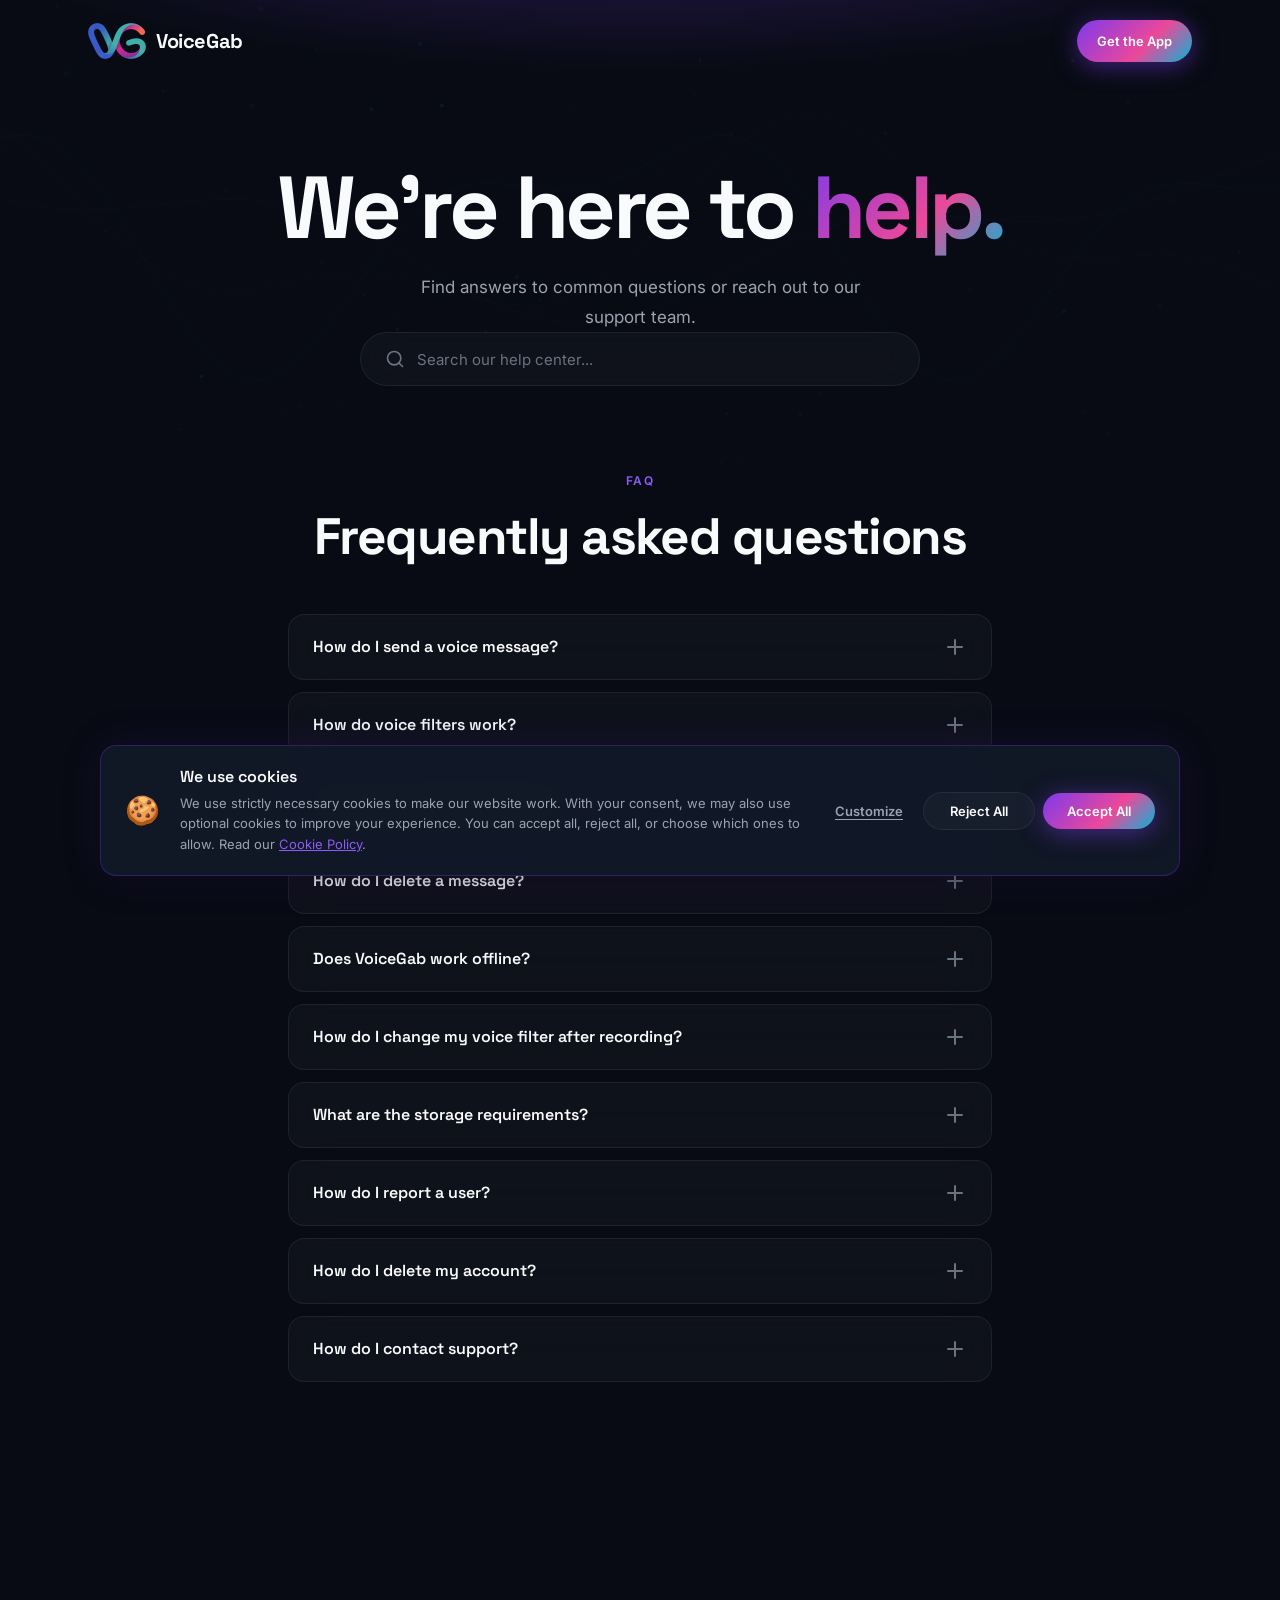
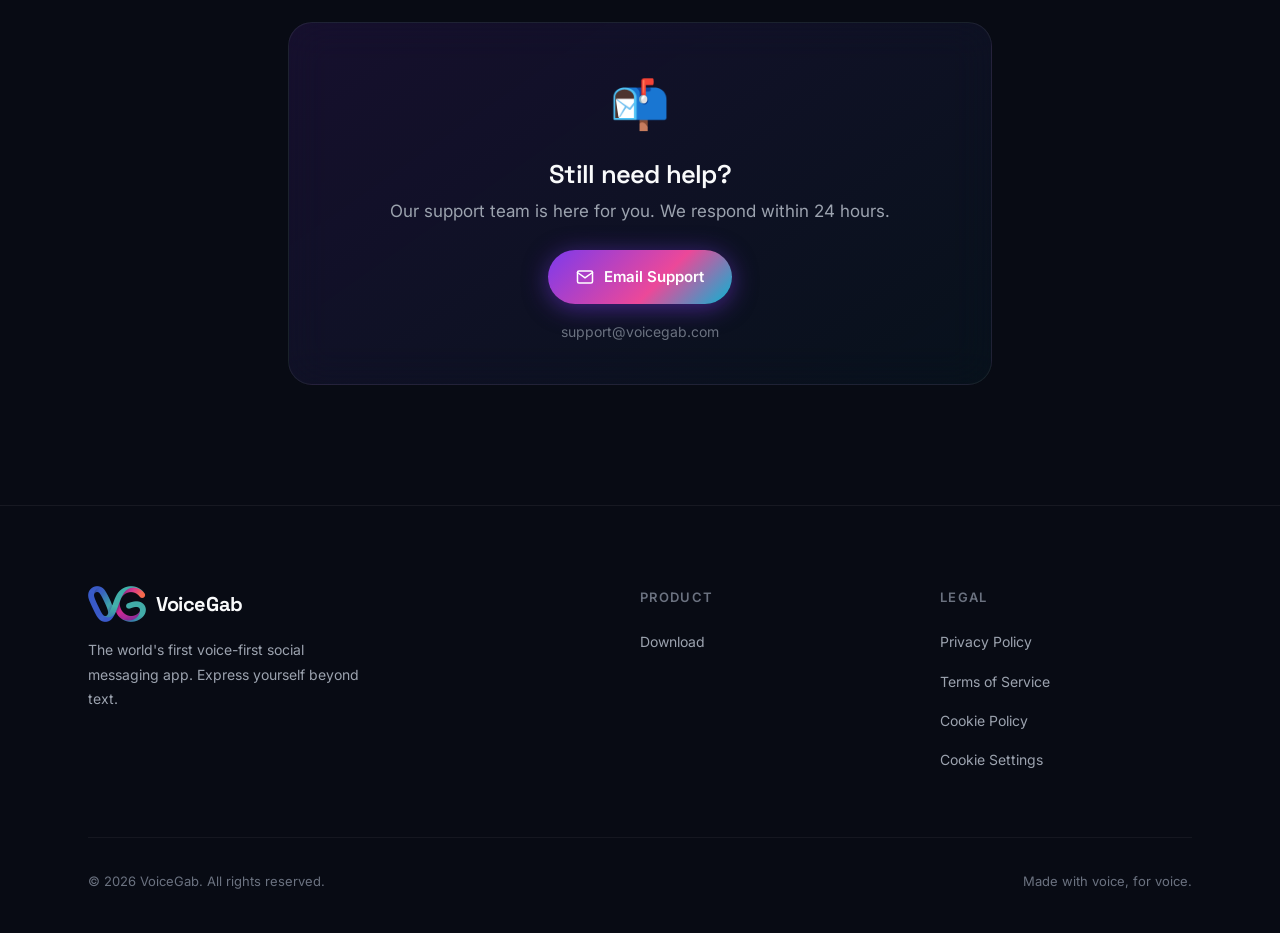
<file: support.html>
<!DOCTYPE html>
<html lang="en">
<head>
  <meta charset="UTF-8">
  <meta name="viewport" content="width=device-width, initial-scale=1.0">
  <title>Support — VoiceGab</title>
  <meta name="description" content="Get help with VoiceGab. Browse FAQs, search our help center, or contact our support team.">
  <meta name="author" content="VoiceGab">

  <meta property="og:title" content="Support — VoiceGab">
  <meta property="og:description" content="Get help with VoiceGab. Browse FAQs or contact support.">
  <meta property="og:image" content="https://voicegab.com/assets/img/og-image.png">
  <meta property="og:url" content="https://voicegab.com/support">
  <meta property="og:type" content="website">
  <meta name="twitter:card" content="summary_large_image">
  <meta name="twitter:title" content="Support — VoiceGab">
  <meta name="twitter:description" content="Get help with VoiceGab. Browse FAQs or contact support.">
  <meta name="twitter:image" content="https://voicegab.com/assets/img/og-image.png">

  <link rel="canonical" href="https://voicegab.com/support">
  <link rel="icon" type="image/png" sizes="32x32" href="assets/img/favicon-32.png">
  <link rel="apple-touch-icon" sizes="180x180" href="assets/img/apple-touch-icon.png">

  <link rel="preconnect" href="https://fonts.googleapis.com">
  <link rel="preconnect" href="https://fonts.gstatic.com" crossorigin>
  <link href="https://fonts.googleapis.com/css2?family=Inter:wght@400;500;600&family=Space+Grotesk:wght@600;700;800&display=swap" rel="stylesheet">

  <link rel="stylesheet" href="assets/css/design-system.css?v=4">
  <link rel="stylesheet" href="assets/css/components.css?v=4">
  <link rel="stylesheet" href="assets/css/animations.css?v=4">
  <meta name="theme-color" content="#080B14">
</head>
<body>
  <!-- ═══ NAVBAR ═══ -->
  <nav class="navbar" role="navigation" aria-label="Main navigation">
    <div class="container">
      <div class="navbar__inner">
        <a href="index.html" class="navbar__logo" aria-label="VoiceGab Home">
          <img class="navbar__logo-img" src="assets/img/logo.png" alt="" width="58" height="36">
          VoiceGab
        </a>
        <div class="navbar__cta">
          <a href="download.html" class="btn btn--primary btn--small">Get the App</a>
        </div>
        <button class="navbar__hamburger" aria-label="Toggle menu" aria-expanded="false">
          <span></span><span></span><span></span>
        </button>
      </div>
    </div>
    <div class="navbar__mobile-menu" role="dialog" aria-label="Mobile menu">
      <a href="index.html">Home</a>
      <div style="margin-top:auto;">
        <a href="download.html" class="btn btn--primary btn--large" style="width:100%;justify-content:center;">Get the App</a>
      </div>
    </div>
  </nav>

  <!-- ═══ PAGE HEADER ═══ -->
  <section class="page-header">
    <canvas id="hero-canvas" style="position:absolute;inset:0;width:100%;height:100%;opacity:0.15;" aria-hidden="true"></canvas>
    <div class="container">
      <div class="page-header__content text-center">
        <h1 class="reveal">We're here to <span class="text-gradient">help.</span></h1>
        <p class="mt-16 reveal reveal--delay-1" style="max-width:480px;margin:16px auto 0;">
          Find answers to common questions or reach out to our support team.
        </p>

        <!-- Search Bar -->
        <div class="search-bar mt-32 reveal reveal--delay-2">
          <svg width="20" height="20" viewBox="0 0 24 24" fill="none" stroke="currentColor" stroke-width="2" stroke-linecap="round">
            <circle cx="11" cy="11" r="8"/>
            <line x1="21" y1="21" x2="16.65" y2="16.65"/>
          </svg>
          <input type="text" placeholder="Search our help center..." aria-label="Search help center">
        </div>
      </div>
    </div>
  </section>

  <!-- ═══ FAQ ═══ -->
  <section id="faq" style="padding-top:0;">
    <div class="container container--narrow">
      <div class="text-center reveal">
        <span class="label">FAQ</span>
        <h2 class="mt-16">Frequently asked questions</h2>
      </div>

      <div class="mt-48" style="display:flex;flex-direction:column;gap:12px;">
        <div class="faq-item reveal reveal--delay-1">
          <button class="faq-question" aria-expanded="false">
            How do I send a voice message?
            <svg class="faq-question__icon" viewBox="0 0 24 24" fill="none" stroke="currentColor" stroke-width="2" stroke-linecap="round"><line x1="12" y1="5" x2="12" y2="19"/><line x1="5" y1="12" x2="19" y2="12"/></svg>
          </button>
          <div class="faq-answer">
            <p>Open a conversation, press and hold the mic button at the bottom of the screen, speak your message, then release to send. You can also tap the mic button once to start recording and tap again to stop — great for longer messages.</p>
          </div>
        </div>

        <div class="faq-item reveal reveal--delay-1">
          <button class="faq-question" aria-expanded="false">
            How do voice filters work?
            <svg class="faq-question__icon" viewBox="0 0 24 24" fill="none" stroke="currentColor" stroke-width="2" stroke-linecap="round"><line x1="12" y1="5" x2="12" y2="19"/><line x1="5" y1="12" x2="19" y2="12"/></svg>
          </button>
          <div class="faq-answer">
            <p>After recording a voice message, tap the filter icon to browse available voice filters. You can preview how each filter sounds before sending. Choose from Robot, Echo, Chipmunk, Deep Voice, Chorus, Underwater, and more. Filters are applied locally on your device using AI processing.</p>
          </div>
        </div>

        <div class="faq-item reveal reveal--delay-2">
          <button class="faq-question" aria-expanded="false">
            Are my voice messages private?
            <svg class="faq-question__icon" viewBox="0 0 24 24" fill="none" stroke="currentColor" stroke-width="2" stroke-linecap="round"><line x1="12" y1="5" x2="12" y2="19"/><line x1="5" y1="12" x2="19" y2="12"/></svg>
          </button>
          <div class="faq-answer">
            <p>Yes. All private voice messages are end-to-end encrypted using AES-256-GCM. This means your messages are encrypted on your device before being sent, and can only be decrypted by the intended recipient. Not even VoiceGab can access your message content.</p>
          </div>
        </div>

        <div class="faq-item reveal reveal--delay-2">
          <button class="faq-question" aria-expanded="false">
            How do I delete a message?
            <svg class="faq-question__icon" viewBox="0 0 24 24" fill="none" stroke="currentColor" stroke-width="2" stroke-linecap="round"><line x1="12" y1="5" x2="12" y2="19"/><line x1="5" y1="12" x2="19" y2="12"/></svg>
          </button>
          <div class="faq-answer">
            <p>Long-press on any message you've sent to reveal the delete option. You can choose to delete the message for yourself only, or delete for everyone in the conversation. Deleted messages are permanently removed from our servers.</p>
          </div>
        </div>

        <div class="faq-item reveal reveal--delay-3">
          <button class="faq-question" aria-expanded="false">
            Does VoiceGab work offline?
            <svg class="faq-question__icon" viewBox="0 0 24 24" fill="none" stroke="currentColor" stroke-width="2" stroke-linecap="round"><line x1="12" y1="5" x2="12" y2="19"/><line x1="5" y1="12" x2="19" y2="12"/></svg>
          </button>
          <div class="faq-answer">
            <p>Yes! VoiceGab uses a local-first database architecture. You can browse your existing conversations, listen to downloaded messages, and even record new voice messages while offline. All queued messages will be sent automatically when your connection is restored.</p>
          </div>
        </div>

        <div class="faq-item reveal reveal--delay-3">
          <button class="faq-question" aria-expanded="false">
            How do I change my voice filter after recording?
            <svg class="faq-question__icon" viewBox="0 0 24 24" fill="none" stroke="currentColor" stroke-width="2" stroke-linecap="round"><line x1="12" y1="5" x2="12" y2="19"/><line x1="5" y1="12" x2="19" y2="12"/></svg>
          </button>
          <div class="faq-answer">
            <p>After recording, you'll see a preview screen with the filter selector. You can tap different filters to hear how your recording sounds with each one applied. The filter is applied in real-time, so you can compare before choosing. Once you send, the filter cannot be changed.</p>
          </div>
        </div>

        <div class="faq-item reveal reveal--delay-4">
          <button class="faq-question" aria-expanded="false">
            What are the storage requirements?
            <svg class="faq-question__icon" viewBox="0 0 24 24" fill="none" stroke="currentColor" stroke-width="2" stroke-linecap="round"><line x1="12" y1="5" x2="12" y2="19"/><line x1="5" y1="12" x2="19" y2="12"/></svg>
          </button>
          <div class="faq-answer">
            <p>VoiceGab is lightweight by design. The app itself is under 50MB. Voice messages use the Opus codec at 16kbps, which means a 1-minute message is only about 120KB. Your message history is stored locally in an encrypted SQLite database. You can manage storage in Settings &gt; Storage.</p>
          </div>
        </div>

        <div class="faq-item reveal reveal--delay-4">
          <button class="faq-question" aria-expanded="false">
            How do I report a user?
            <svg class="faq-question__icon" viewBox="0 0 24 24" fill="none" stroke="currentColor" stroke-width="2" stroke-linecap="round"><line x1="12" y1="5" x2="12" y2="19"/><line x1="5" y1="12" x2="19" y2="12"/></svg>
          </button>
          <div class="faq-answer">
            <p>Open the user's profile by tapping their name in a conversation, then tap the three-dot menu and select "Report User." You can choose a reason for the report and add optional details. Our moderation team reviews all reports within 24 hours.</p>
          </div>
        </div>

        <div class="faq-item reveal reveal--delay-5">
          <button class="faq-question" aria-expanded="false">
            How do I delete my account?
            <svg class="faq-question__icon" viewBox="0 0 24 24" fill="none" stroke="currentColor" stroke-width="2" stroke-linecap="round"><line x1="12" y1="5" x2="12" y2="19"/><line x1="5" y1="12" x2="19" y2="12"/></svg>
          </button>
          <div class="faq-answer">
            <p>Go to Settings &gt; Account &gt; Delete Account. You'll be asked to confirm. Account deletion is permanent — all your data, including conversation history, voice messages, and account information will be permanently erased from our servers within 30 days.</p>
          </div>
        </div>

        <div class="faq-item reveal reveal--delay-5">
          <button class="faq-question" aria-expanded="false">
            How do I contact support?
            <svg class="faq-question__icon" viewBox="0 0 24 24" fill="none" stroke="currentColor" stroke-width="2" stroke-linecap="round"><line x1="12" y1="5" x2="12" y2="19"/><line x1="5" y1="12" x2="19" y2="12"/></svg>
          </button>
          <div class="faq-answer">
            <p>You can reach us at <a href="mailto:support@voicegab.com" style="color:var(--accent-glow);">support@voicegab.com</a>. You can also use the in-app feedback option in Settings &gt; Help &amp; Feedback. Our support team responds within 24 hours.</p>
          </div>
        </div>
      </div>
    </div>
  </section>

  <!-- ═══ CONTACT CARD ═══ -->
  <section id="contact">
    <div class="container container--narrow">
      <div class="contact-card reveal text-center">
        <div style="font-size:48px;margin-bottom:16px;">&#x1F4EC;</div>
        <h3>Still need help?</h3>
        <p class="mt-8">Our support team is here for you. We respond within 24 hours.</p>
        <a href="mailto:support@voicegab.com" class="btn btn--primary mt-24">
          <svg width="18" height="18" viewBox="0 0 24 24" fill="none" stroke="currentColor" stroke-width="2" stroke-linecap="round"><path d="M4 4h16c1.1 0 2 .9 2 2v12c0 1.1-.9 2-2 2H4c-1.1 0-2-.9-2-2V6c0-1.1.9-2 2-2z"/><polyline points="22,6 12,13 2,6"/></svg>
          Email Support
        </a>
        <p class="text-muted mt-16">support@voicegab.com</p>
      </div>
    </div>
  </section>

  <!-- ═══ FOOTER ═══ -->
  <footer class="footer">
    <div class="container">
      <div class="footer__grid">
        <div class="footer__brand">
          <a href="index.html" class="navbar__logo">
            <img class="navbar__logo-img" src="assets/img/logo.png" alt="" width="58" height="36">
            VoiceGab
          </a>
          <p>The world's first voice-first social messaging app. Express yourself beyond text.</p>
        </div>
        <div class="footer__col">
          <h5>Product</h5>
          <ul>
            <li><a href="download.html">Download</a></li>
          </ul>
        </div>
        <div class="footer__col">
          <h5>Legal</h5>
          <ul>
            <li><a href="privacy.html">Privacy Policy</a></li>
            <li><a href="terms.html">Terms of Service</a></li>
            <li><a href="cookies.html">Cookie Policy</a></li>
            <li><button type="button" class="footer__link-btn" data-cookie-settings>Cookie Settings</button></li>
          </ul>
        </div>
      </div>
      <div class="footer__bottom">
        <p>&copy; 2026 VoiceGab. All rights reserved.</p>
        <p>Made with voice, for voice.</p>
      </div>
    </div>
  </footer>

  <script src="assets/js/main.js?v=4" defer></script>
  <script src="assets/js/waveform.js?v=4" defer></script>
</body>
</html>
</file>
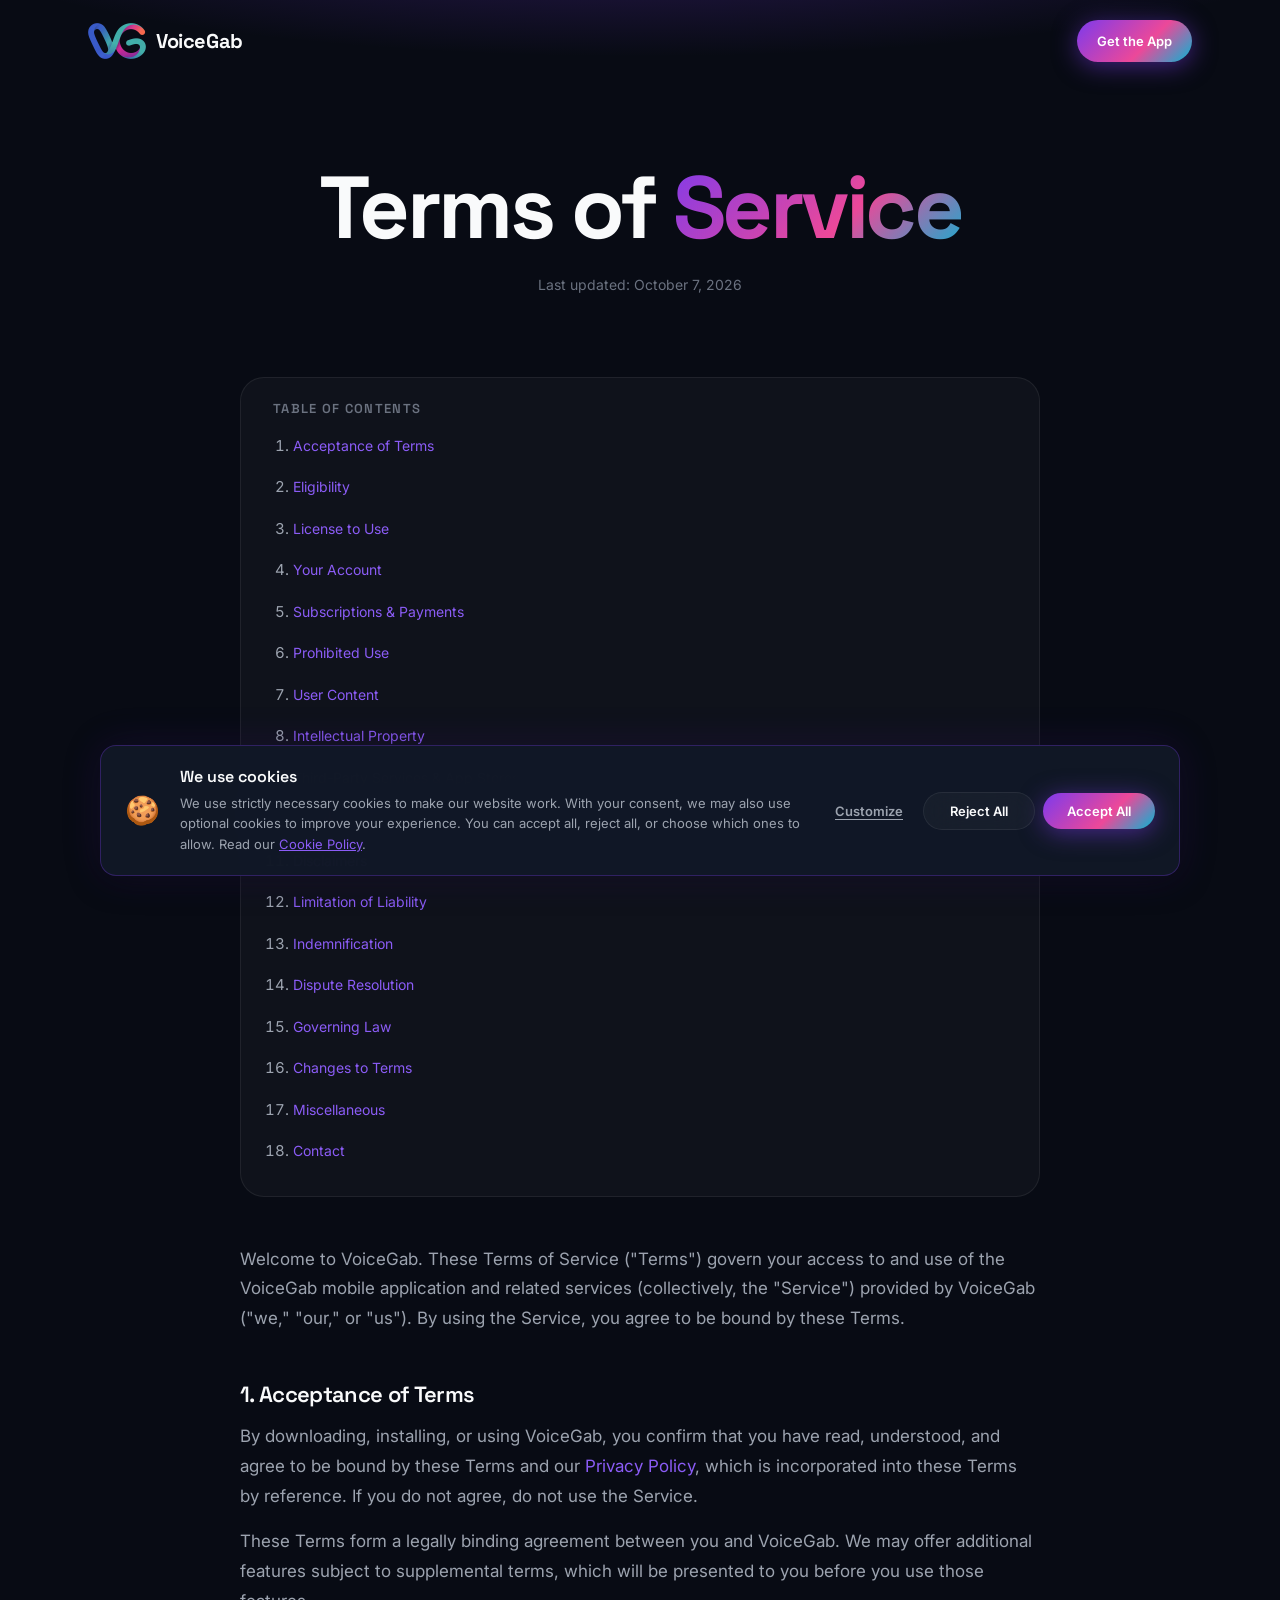
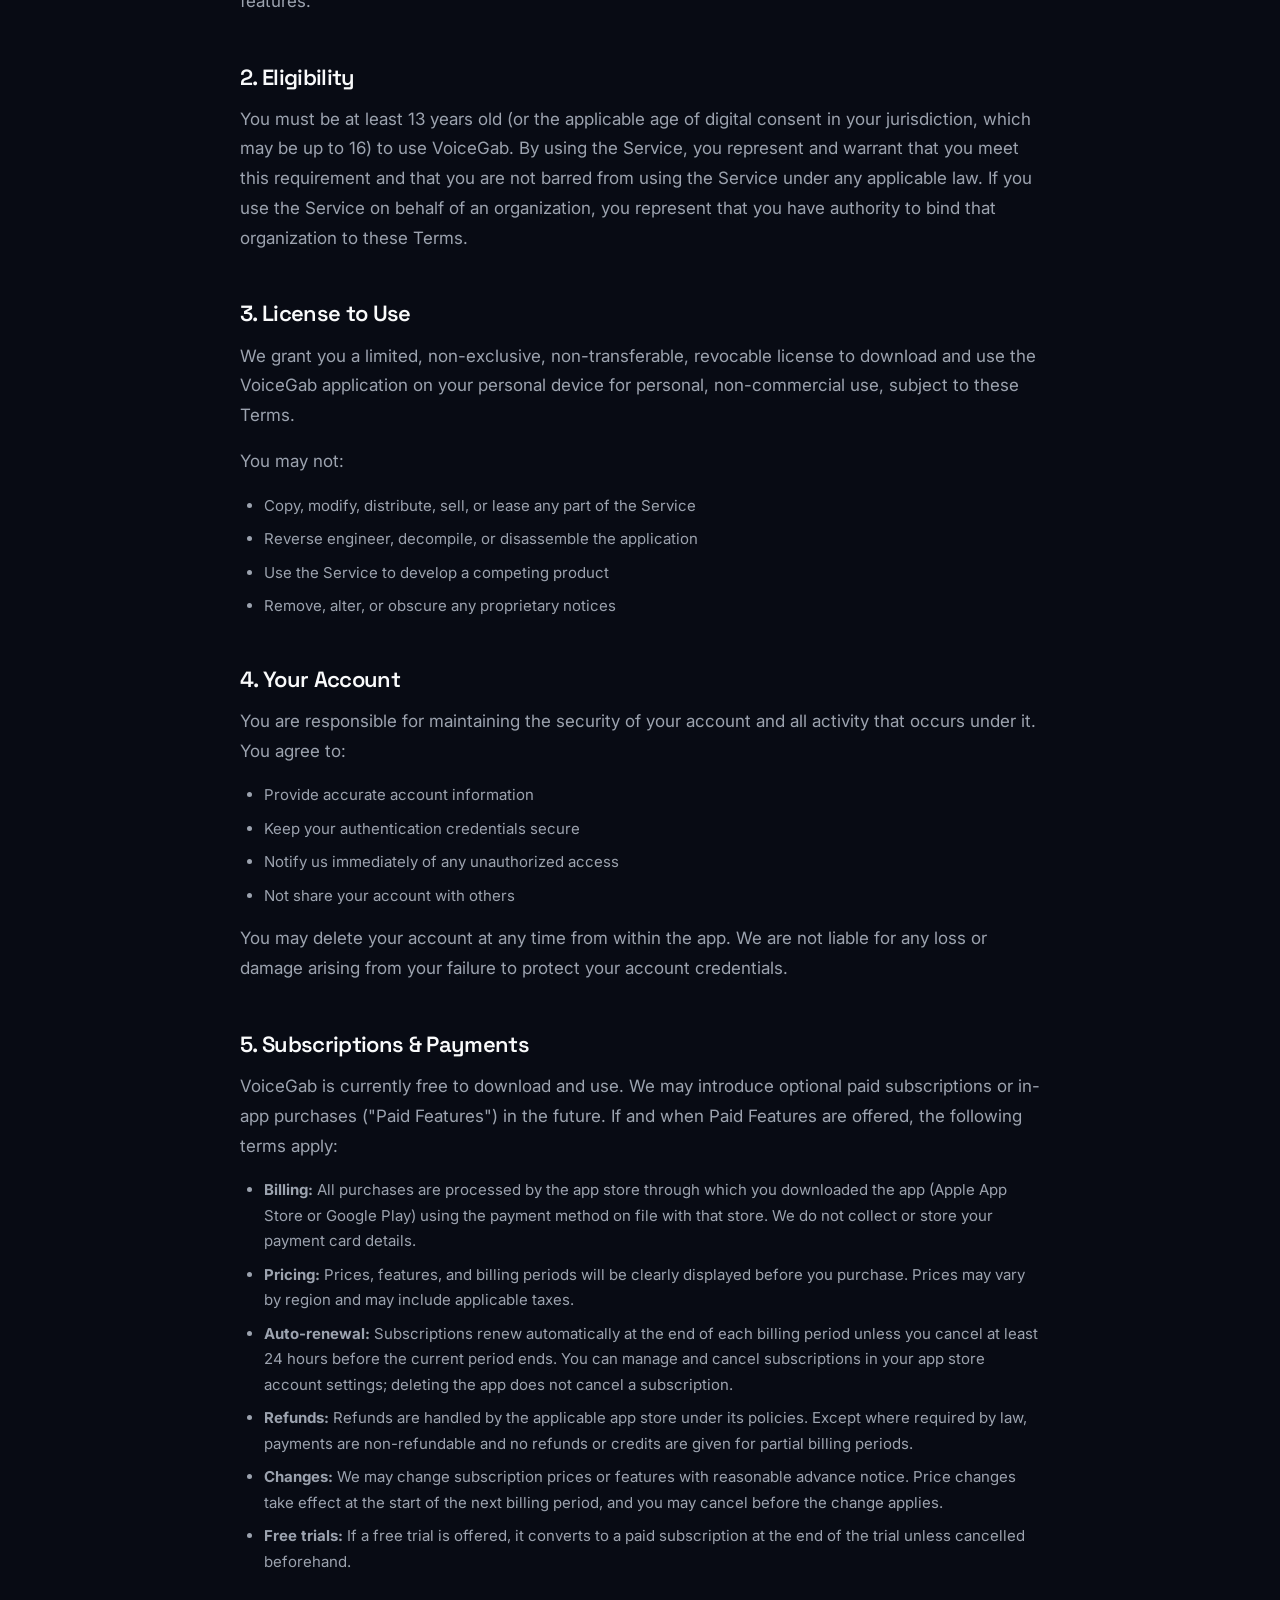
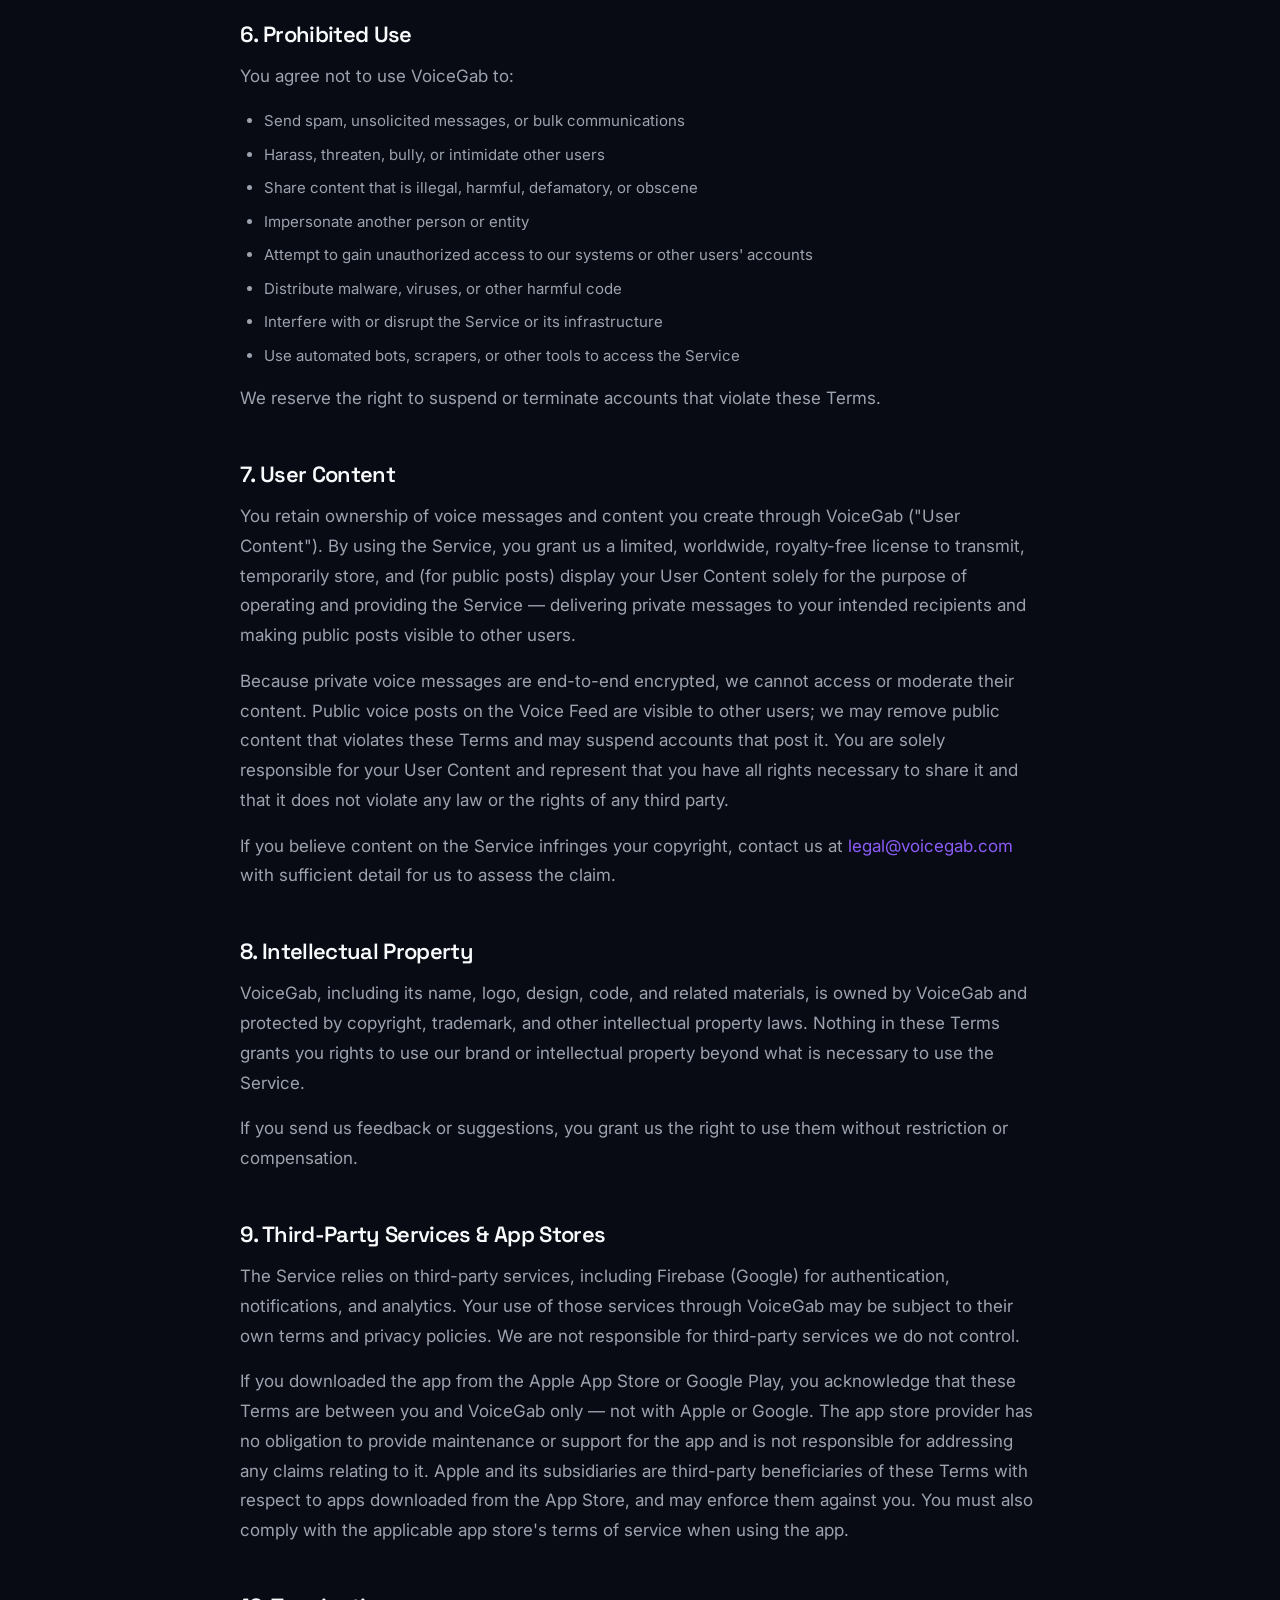
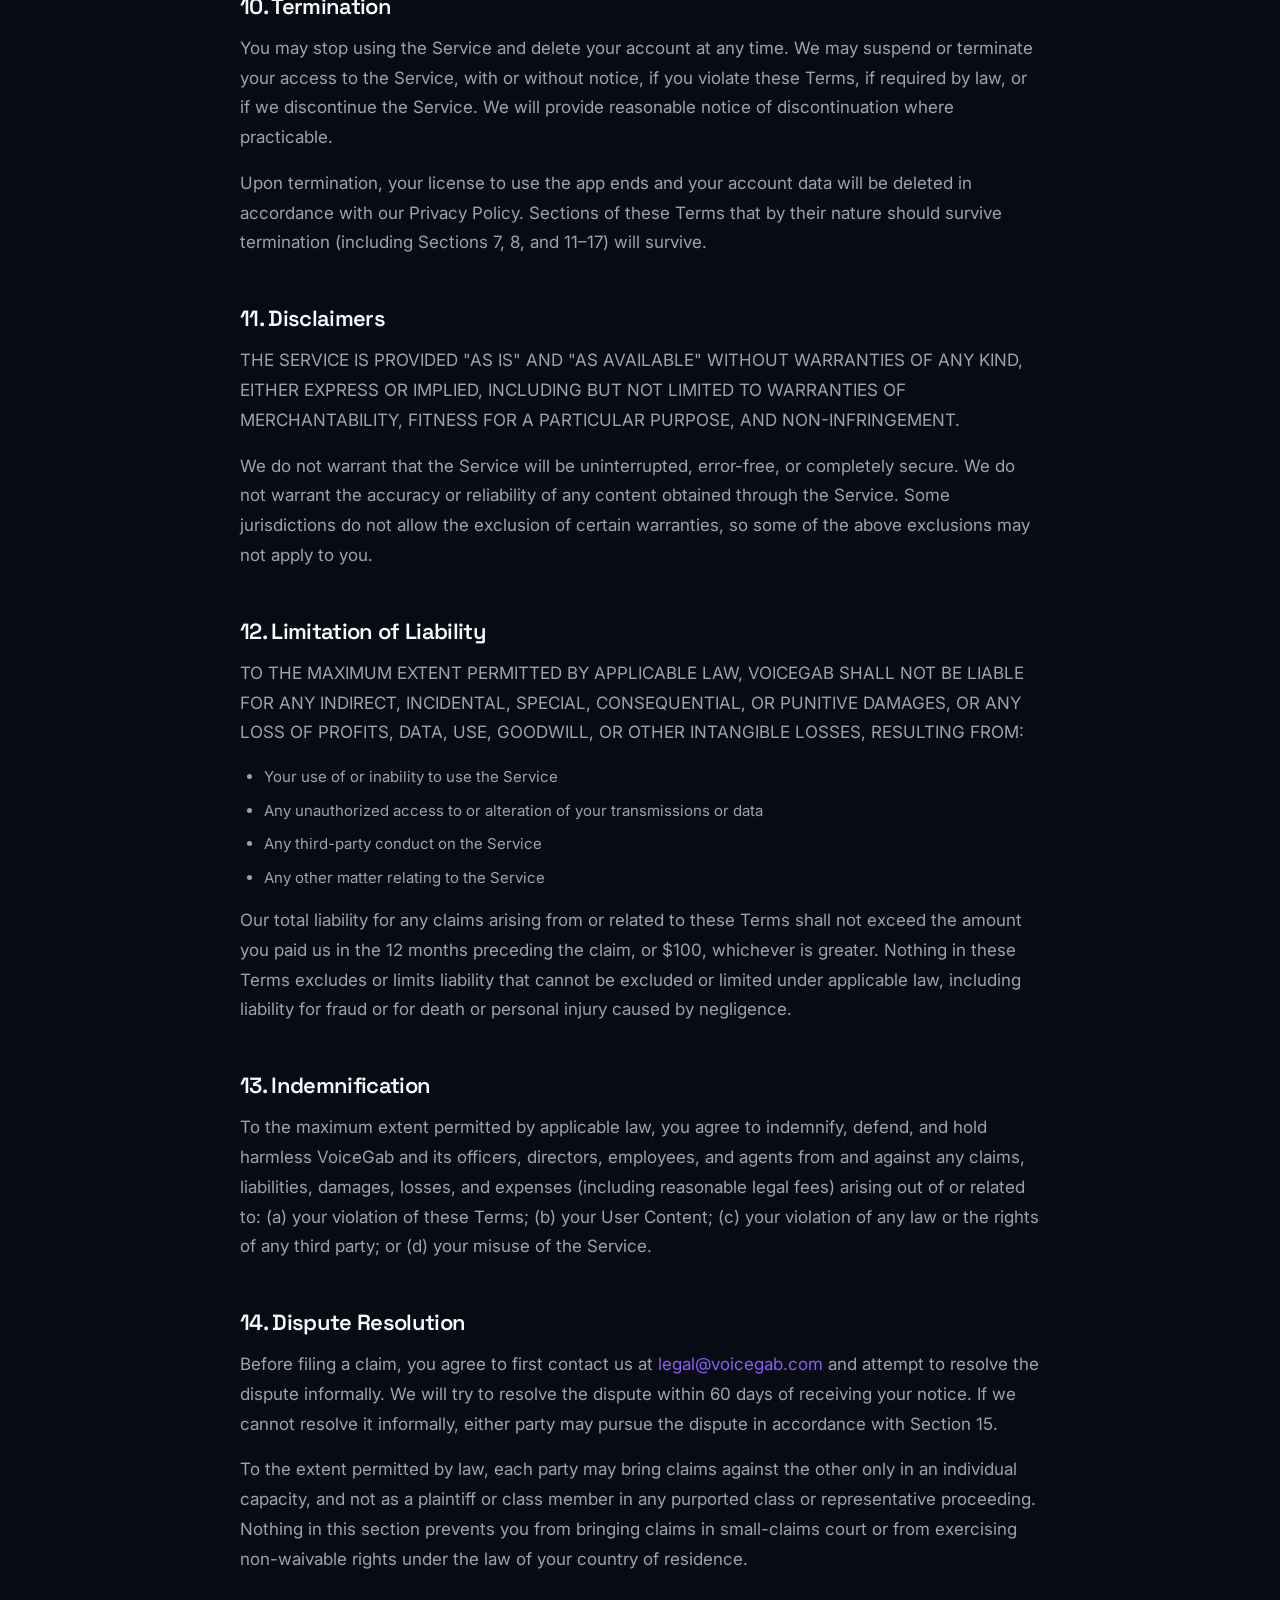
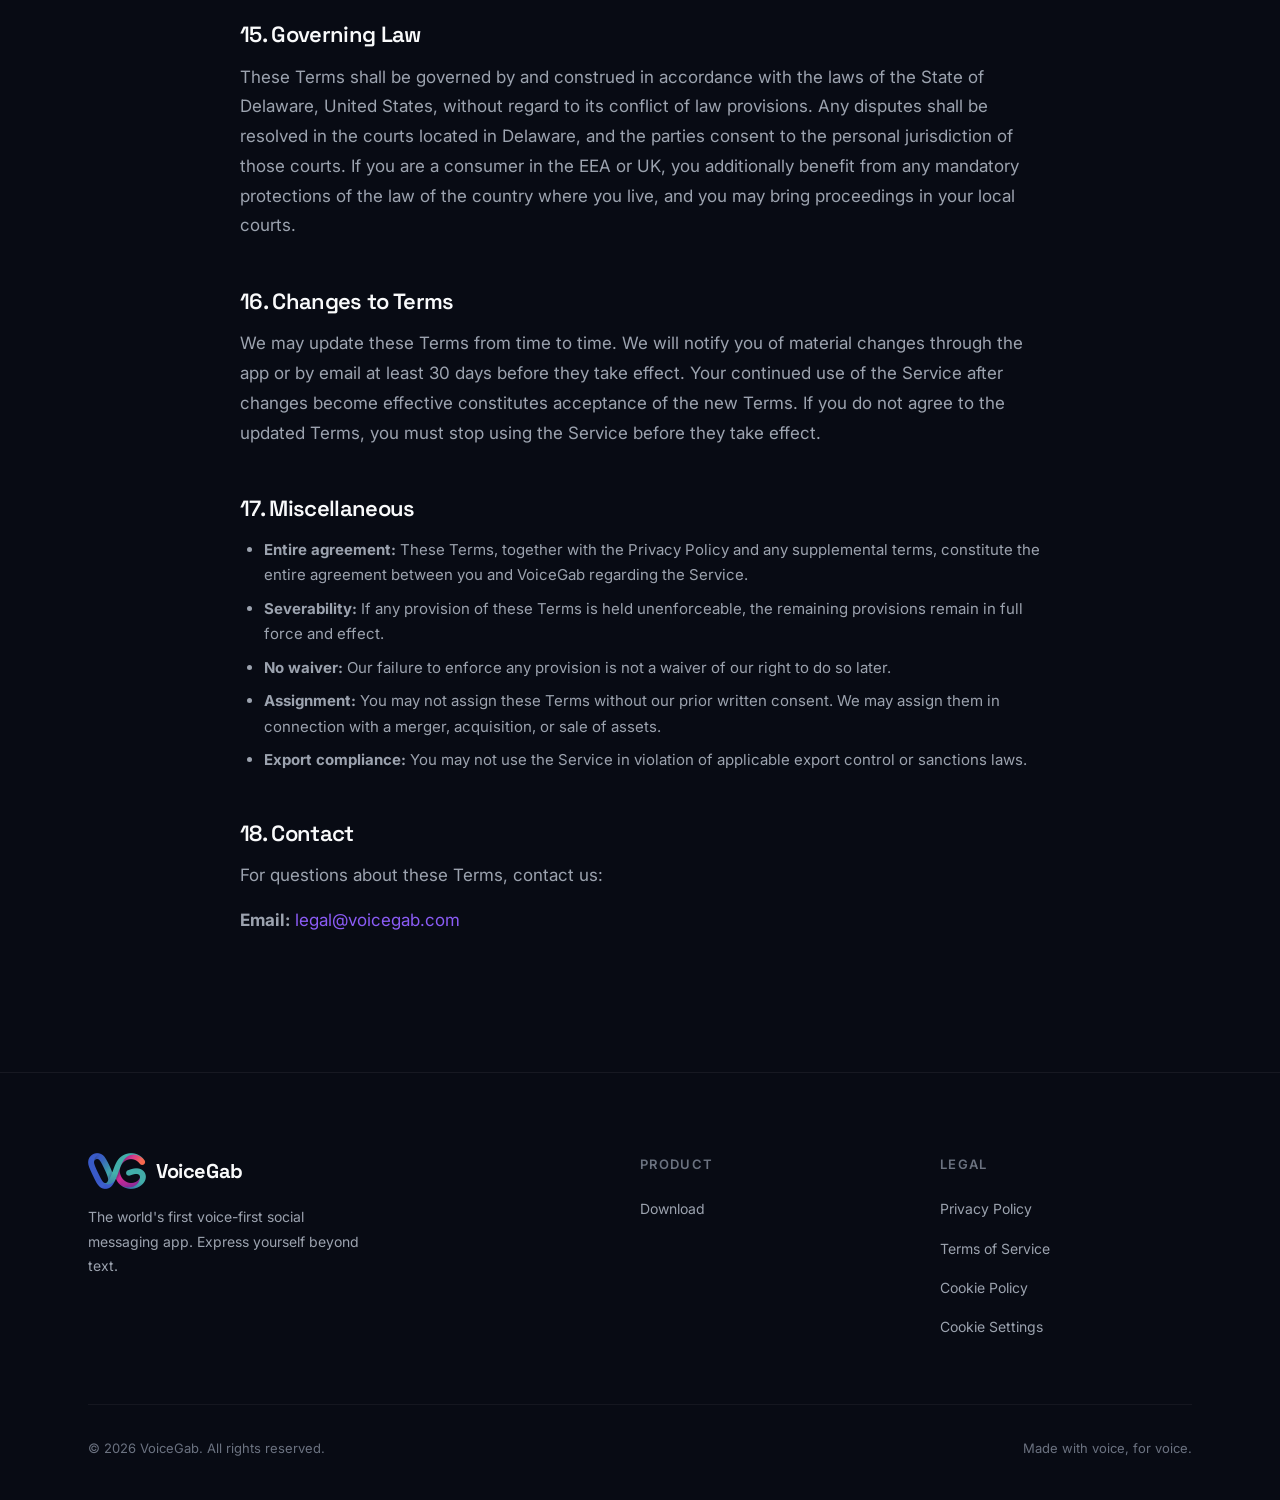
<file: terms.html>
<!DOCTYPE html>
<html lang="en">
<head>
  <meta charset="UTF-8">
  <meta name="viewport" content="width=device-width, initial-scale=1.0">
  <title>Terms of Service — VoiceGab</title>
  <meta name="description" content="VoiceGab Terms of Service. Read the terms and conditions for using VoiceGab.">
  <meta name="author" content="VoiceGab">

  <meta property="og:title" content="Terms of Service — VoiceGab">
  <meta property="og:description" content="Read the terms and conditions for using VoiceGab.">
  <meta property="og:image" content="https://voicegab.com/assets/img/og-image.png">
  <meta property="og:url" content="https://voicegab.com/terms">
  <meta property="og:type" content="website">
  <meta name="twitter:card" content="summary_large_image">
  <meta name="twitter:title" content="Terms of Service — VoiceGab">
  <meta name="twitter:description" content="Read the terms and conditions for using VoiceGab.">
  <meta name="twitter:image" content="https://voicegab.com/assets/img/og-image.png">

  <link rel="canonical" href="https://voicegab.com/terms">
  <link rel="icon" type="image/png" sizes="32x32" href="assets/img/favicon-32.png">
  <link rel="apple-touch-icon" sizes="180x180" href="assets/img/apple-touch-icon.png">

  <link rel="preconnect" href="https://fonts.googleapis.com">
  <link rel="preconnect" href="https://fonts.gstatic.com" crossorigin>
  <link href="https://fonts.googleapis.com/css2?family=Inter:wght@400;500;600&family=Space+Grotesk:wght@600;700;800&display=swap" rel="stylesheet">

  <link rel="stylesheet" href="assets/css/design-system.css?v=4">
  <link rel="stylesheet" href="assets/css/components.css?v=4">
  <link rel="stylesheet" href="assets/css/animations.css?v=4">
  <meta name="theme-color" content="#080B14">
</head>
<body>
  <!-- ═══ NAVBAR ═══ -->
  <nav class="navbar" role="navigation" aria-label="Main navigation">
    <div class="container">
      <div class="navbar__inner">
        <a href="index.html" class="navbar__logo" aria-label="VoiceGab Home">
          <img class="navbar__logo-img" src="assets/img/logo.png" alt="" width="58" height="36">
          VoiceGab
        </a>
        <div class="navbar__cta">
          <a href="download.html" class="btn btn--primary btn--small">Get the App</a>
        </div>
        <button class="navbar__hamburger" aria-label="Toggle menu" aria-expanded="false">
          <span></span><span></span><span></span>
        </button>
      </div>
    </div>
    <div class="navbar__mobile-menu" role="dialog" aria-label="Mobile menu">
      <a href="index.html">Home</a>
      <div style="margin-top:auto;">
        <a href="download.html" class="btn btn--primary btn--large" style="width:100%;justify-content:center;">Get the App</a>
      </div>
    </div>
  </nav>

  <!-- ═══ PAGE HEADER ═══ -->
  <section class="page-header">
    <div class="container">
      <div class="page-header__content text-center">
        <h1 class="reveal">Terms of <span class="text-gradient">Service</span></h1>
        <p class="mt-16 reveal reveal--delay-1 text-muted">Last updated: October 7, 2026</p>
      </div>
    </div>
  </section>

  <!-- ═══ CONTENT ═══ -->
  <section style="padding-top:0;">
    <div class="container">
      <div class="legal-content">
        <!-- Table of Contents -->
        <div class="legal-toc reveal">
          <h4>Table of Contents</h4>
          <ol>
            <li><a href="#acceptance">Acceptance of Terms</a></li>
            <li><a href="#eligibility">Eligibility</a></li>
            <li><a href="#license">License to Use</a></li>
            <li><a href="#account">Your Account</a></li>
            <li><a href="#subscriptions">Subscriptions &amp; Payments</a></li>
            <li><a href="#prohibited">Prohibited Use</a></li>
            <li><a href="#content">User Content</a></li>
            <li><a href="#ip">Intellectual Property</a></li>
            <li><a href="#thirdparty">Third-Party Services &amp; App Stores</a></li>
            <li><a href="#termination">Termination</a></li>
            <li><a href="#disclaimers">Disclaimers</a></li>
            <li><a href="#liability">Limitation of Liability</a></li>
            <li><a href="#indemnification">Indemnification</a></li>
            <li><a href="#disputes">Dispute Resolution</a></li>
            <li><a href="#governing-law">Governing Law</a></li>
            <li><a href="#changes">Changes to Terms</a></li>
            <li><a href="#misc">Miscellaneous</a></li>
            <li><a href="#contact">Contact</a></li>
          </ol>
        </div>

        <div class="reveal">
          <p>Welcome to VoiceGab. These Terms of Service ("Terms") govern your access to and use of the VoiceGab mobile application and related services (collectively, the "Service") provided by VoiceGab ("we," "our," or "us"). By using the Service, you agree to be bound by these Terms.</p>

          <h3 id="acceptance">1. Acceptance of Terms</h3>
          <p>By downloading, installing, or using VoiceGab, you confirm that you have read, understood, and agree to be bound by these Terms and our <a href="privacy.html" style="color:var(--accent-glow);">Privacy Policy</a>, which is incorporated into these Terms by reference. If you do not agree, do not use the Service.</p>
          <p>These Terms form a legally binding agreement between you and VoiceGab. We may offer additional features subject to supplemental terms, which will be presented to you before you use those features.</p>

          <h3 id="eligibility">2. Eligibility</h3>
          <p>You must be at least 13 years old (or the applicable age of digital consent in your jurisdiction, which may be up to 16) to use VoiceGab. By using the Service, you represent and warrant that you meet this requirement and that you are not barred from using the Service under any applicable law. If you use the Service on behalf of an organization, you represent that you have authority to bind that organization to these Terms.</p>

          <h3 id="license">3. License to Use</h3>
          <p>We grant you a limited, non-exclusive, non-transferable, revocable license to download and use the VoiceGab application on your personal device for personal, non-commercial use, subject to these Terms.</p>
          <p>You may not:</p>
          <ul>
            <li>Copy, modify, distribute, sell, or lease any part of the Service</li>
            <li>Reverse engineer, decompile, or disassemble the application</li>
            <li>Use the Service to develop a competing product</li>
            <li>Remove, alter, or obscure any proprietary notices</li>
          </ul>

          <h3 id="account">4. Your Account</h3>
          <p>You are responsible for maintaining the security of your account and all activity that occurs under it. You agree to:</p>
          <ul>
            <li>Provide accurate account information</li>
            <li>Keep your authentication credentials secure</li>
            <li>Notify us immediately of any unauthorized access</li>
            <li>Not share your account with others</li>
          </ul>
          <p>You may delete your account at any time from within the app. We are not liable for any loss or damage arising from your failure to protect your account credentials.</p>

          <h3 id="subscriptions">5. Subscriptions &amp; Payments</h3>
          <p>VoiceGab is currently free to download and use. We may introduce optional paid subscriptions or in-app purchases ("Paid Features") in the future. If and when Paid Features are offered, the following terms apply:</p>
          <ul>
            <li><strong>Billing:</strong> All purchases are processed by the app store through which you downloaded the app (Apple App Store or Google Play) using the payment method on file with that store. We do not collect or store your payment card details.</li>
            <li><strong>Pricing:</strong> Prices, features, and billing periods will be clearly displayed before you purchase. Prices may vary by region and may include applicable taxes.</li>
            <li><strong>Auto-renewal:</strong> Subscriptions renew automatically at the end of each billing period unless you cancel at least 24 hours before the current period ends. You can manage and cancel subscriptions in your app store account settings; deleting the app does not cancel a subscription.</li>
            <li><strong>Refunds:</strong> Refunds are handled by the applicable app store under its policies. Except where required by law, payments are non-refundable and no refunds or credits are given for partial billing periods.</li>
            <li><strong>Changes:</strong> We may change subscription prices or features with reasonable advance notice. Price changes take effect at the start of the next billing period, and you may cancel before the change applies.</li>
            <li><strong>Free trials:</strong> If a free trial is offered, it converts to a paid subscription at the end of the trial unless cancelled beforehand.</li>
          </ul>

          <h3 id="prohibited">6. Prohibited Use</h3>
          <p>You agree not to use VoiceGab to:</p>
          <ul>
            <li>Send spam, unsolicited messages, or bulk communications</li>
            <li>Harass, threaten, bully, or intimidate other users</li>
            <li>Share content that is illegal, harmful, defamatory, or obscene</li>
            <li>Impersonate another person or entity</li>
            <li>Attempt to gain unauthorized access to our systems or other users' accounts</li>
            <li>Distribute malware, viruses, or other harmful code</li>
            <li>Interfere with or disrupt the Service or its infrastructure</li>
            <li>Use automated bots, scrapers, or other tools to access the Service</li>
          </ul>
          <p>We reserve the right to suspend or terminate accounts that violate these Terms.</p>

          <h3 id="content">7. User Content</h3>
          <p>You retain ownership of voice messages and content you create through VoiceGab ("User Content"). By using the Service, you grant us a limited, worldwide, royalty-free license to transmit, temporarily store, and (for public posts) display your User Content solely for the purpose of operating and providing the Service — delivering private messages to your intended recipients and making public posts visible to other users.</p>
          <p>Because private voice messages are end-to-end encrypted, we cannot access or moderate their content. Public voice posts on the Voice Feed are visible to other users; we may remove public content that violates these Terms and may suspend accounts that post it. You are solely responsible for your User Content and represent that you have all rights necessary to share it and that it does not violate any law or the rights of any third party.</p>
          <p>If you believe content on the Service infringes your copyright, contact us at <a href="mailto:legal@voicegab.com" style="color:var(--accent-glow);">legal@voicegab.com</a> with sufficient detail for us to assess the claim.</p>

          <h3 id="ip">8. Intellectual Property</h3>
          <p>VoiceGab, including its name, logo, design, code, and related materials, is owned by VoiceGab and protected by copyright, trademark, and other intellectual property laws. Nothing in these Terms grants you rights to use our brand or intellectual property beyond what is necessary to use the Service.</p>
          <p>If you send us feedback or suggestions, you grant us the right to use them without restriction or compensation.</p>

          <h3 id="thirdparty">9. Third-Party Services &amp; App Stores</h3>
          <p>The Service relies on third-party services, including Firebase (Google) for authentication, notifications, and analytics. Your use of those services through VoiceGab may be subject to their own terms and privacy policies. We are not responsible for third-party services we do not control.</p>
          <p>If you downloaded the app from the Apple App Store or Google Play, you acknowledge that these Terms are between you and VoiceGab only — not with Apple or Google. The app store provider has no obligation to provide maintenance or support for the app and is not responsible for addressing any claims relating to it. Apple and its subsidiaries are third-party beneficiaries of these Terms with respect to apps downloaded from the App Store, and may enforce them against you. You must also comply with the applicable app store's terms of service when using the app.</p>

          <h3 id="termination">10. Termination</h3>
          <p>You may stop using the Service and delete your account at any time. We may suspend or terminate your access to the Service, with or without notice, if you violate these Terms, if required by law, or if we discontinue the Service. We will provide reasonable notice of discontinuation where practicable.</p>
          <p>Upon termination, your license to use the app ends and your account data will be deleted in accordance with our Privacy Policy. Sections of these Terms that by their nature should survive termination (including Sections 7, 8, and 11–17) will survive.</p>

          <h3 id="disclaimers">11. Disclaimers</h3>
          <p>THE SERVICE IS PROVIDED "AS IS" AND "AS AVAILABLE" WITHOUT WARRANTIES OF ANY KIND, EITHER EXPRESS OR IMPLIED, INCLUDING BUT NOT LIMITED TO WARRANTIES OF MERCHANTABILITY, FITNESS FOR A PARTICULAR PURPOSE, AND NON-INFRINGEMENT.</p>
          <p>We do not warrant that the Service will be uninterrupted, error-free, or completely secure. We do not warrant the accuracy or reliability of any content obtained through the Service. Some jurisdictions do not allow the exclusion of certain warranties, so some of the above exclusions may not apply to you.</p>

          <h3 id="liability">12. Limitation of Liability</h3>
          <p>TO THE MAXIMUM EXTENT PERMITTED BY APPLICABLE LAW, VOICEGAB SHALL NOT BE LIABLE FOR ANY INDIRECT, INCIDENTAL, SPECIAL, CONSEQUENTIAL, OR PUNITIVE DAMAGES, OR ANY LOSS OF PROFITS, DATA, USE, GOODWILL, OR OTHER INTANGIBLE LOSSES, RESULTING FROM:</p>
          <ul>
            <li>Your use of or inability to use the Service</li>
            <li>Any unauthorized access to or alteration of your transmissions or data</li>
            <li>Any third-party conduct on the Service</li>
            <li>Any other matter relating to the Service</li>
          </ul>
          <p>Our total liability for any claims arising from or related to these Terms shall not exceed the amount you paid us in the 12 months preceding the claim, or $100, whichever is greater. Nothing in these Terms excludes or limits liability that cannot be excluded or limited under applicable law, including liability for fraud or for death or personal injury caused by negligence.</p>

          <h3 id="indemnification">13. Indemnification</h3>
          <p>To the maximum extent permitted by applicable law, you agree to indemnify, defend, and hold harmless VoiceGab and its officers, directors, employees, and agents from and against any claims, liabilities, damages, losses, and expenses (including reasonable legal fees) arising out of or related to: (a) your violation of these Terms; (b) your User Content; (c) your violation of any law or the rights of any third party; or (d) your misuse of the Service.</p>

          <h3 id="disputes">14. Dispute Resolution</h3>
          <p>Before filing a claim, you agree to first contact us at <a href="mailto:legal@voicegab.com" style="color:var(--accent-glow);">legal@voicegab.com</a> and attempt to resolve the dispute informally. We will try to resolve the dispute within 60 days of receiving your notice. If we cannot resolve it informally, either party may pursue the dispute in accordance with Section 15.</p>
          <p>To the extent permitted by law, each party may bring claims against the other only in an individual capacity, and not as a plaintiff or class member in any purported class or representative proceeding. Nothing in this section prevents you from bringing claims in small-claims court or from exercising non-waivable rights under the law of your country of residence.</p>

          <h3 id="governing-law">15. Governing Law</h3>
          <p>These Terms shall be governed by and construed in accordance with the laws of the State of Delaware, United States, without regard to its conflict of law provisions. Any disputes shall be resolved in the courts located in Delaware, and the parties consent to the personal jurisdiction of those courts. If you are a consumer in the EEA or UK, you additionally benefit from any mandatory protections of the law of the country where you live, and you may bring proceedings in your local courts.</p>

          <h3 id="changes">16. Changes to Terms</h3>
          <p>We may update these Terms from time to time. We will notify you of material changes through the app or by email at least 30 days before they take effect. Your continued use of the Service after changes become effective constitutes acceptance of the new Terms. If you do not agree to the updated Terms, you must stop using the Service before they take effect.</p>

          <h3 id="misc">17. Miscellaneous</h3>
          <ul>
            <li><strong>Entire agreement:</strong> These Terms, together with the Privacy Policy and any supplemental terms, constitute the entire agreement between you and VoiceGab regarding the Service.</li>
            <li><strong>Severability:</strong> If any provision of these Terms is held unenforceable, the remaining provisions remain in full force and effect.</li>
            <li><strong>No waiver:</strong> Our failure to enforce any provision is not a waiver of our right to do so later.</li>
            <li><strong>Assignment:</strong> You may not assign these Terms without our prior written consent. We may assign them in connection with a merger, acquisition, or sale of assets.</li>
            <li><strong>Export compliance:</strong> You may not use the Service in violation of applicable export control or sanctions laws.</li>
          </ul>

          <h3 id="contact">18. Contact</h3>
          <p>For questions about these Terms, contact us:</p>
          <p>
            <strong>Email:</strong> <a href="mailto:legal@voicegab.com" style="color:var(--accent-glow);">legal@voicegab.com</a>
          </p>
        </div>
      </div>
    </div>
  </section>

  <!-- ═══ FOOTER ═══ -->
  <footer class="footer">
    <div class="container">
      <div class="footer__grid">
        <div class="footer__brand">
          <a href="index.html" class="navbar__logo">
            <img class="navbar__logo-img" src="assets/img/logo.png" alt="" width="58" height="36">
            VoiceGab
          </a>
          <p>The world's first voice-first social messaging app. Express yourself beyond text.</p>
        </div>
        <div class="footer__col">
          <h5>Product</h5>
          <ul>
            <li><a href="download.html">Download</a></li>
          </ul>
        </div>
        <div class="footer__col">
          <h5>Legal</h5>
          <ul>
            <li><a href="privacy.html">Privacy Policy</a></li>
            <li><a href="terms.html">Terms of Service</a></li>
            <li><a href="cookies.html">Cookie Policy</a></li>
            <li><button type="button" class="footer__link-btn" data-cookie-settings>Cookie Settings</button></li>
          </ul>
        </div>
      </div>
      <div class="footer__bottom">
        <p>&copy; 2026 VoiceGab. All rights reserved.</p>
        <p>Made with voice, for voice.</p>
      </div>
    </div>
  </footer>

  <script src="assets/js/main.js?v=4" defer></script>
</body>
</html>
</file>
<file: assets/css/design-system.css>
/* ═══════════════════════════════
   VOICEGAB DESIGN SYSTEM v1.0
═══════════════════════════════ */

:root {
  /* Colors */
  --bg-primary:    #080B14;
  --bg-secondary:  #0D1117;
  --bg-card:       #111827;
  --bg-elevated:   #1A2035;

  --accent:        #7C3AED;
  --accent-glow:   #8B5CF6;
  --accent-deep:   #6D28D9;
  --accent-pink:   #EC4899;
  --accent-cyan:   #06B6D4;

  --text-primary:   #F9FAFB;
  --text-secondary: #9CA3AF;
  --text-muted:     #6B7280;

  --gradient-brand: linear-gradient(135deg, #7C3AED 0%, #EC4899 60%, #06B6D4 100%);
  --gradient-card:  linear-gradient(145deg, rgba(124,58,237,0.12) 0%, rgba(6,182,212,0.04) 100%);
  --gradient-glow:  radial-gradient(ellipse 80% 50% at 50% -20%, rgba(124,58,237,0.3), transparent 70%);

  /* Typography */
  --font-display: 'Space Grotesk', -apple-system, sans-serif;
  --font-body:    'Inter', -apple-system, sans-serif;

  /* Spacing */
  --space-section: clamp(80px, 10vw, 120px);
  --space-card:    32px;

  /* Radius */
  --radius-sm:  8px;
  --radius-md:  16px;
  --radius-lg:  24px;
  --radius-xl:  32px;
  --radius-full: 9999px;

  /* Glass */
  --glass-bg:     rgba(255,255,255,0.03);
  --glass-border: 1px solid rgba(255,255,255,0.07);
  --glass-blur:   blur(20px);

  /* Shadows */
  --shadow-glow:   0 0 80px rgba(124,58,237,0.25);
  --shadow-card:   0 4px 32px rgba(0,0,0,0.4);
  --shadow-button: 0 4px 24px rgba(124,58,237,0.5);
}

/* ─── Reset ─── */
*, *::before, *::after { box-sizing: border-box; margin: 0; padding: 0; }
html { scroll-behavior: smooth; font-size: 16px; -webkit-font-smoothing: antialiased; }
body {
  background: var(--bg-primary);
  color: var(--text-primary);
  font-family: var(--font-body);
  line-height: 1.7;
  overflow-x: hidden;
}
img, video, svg { max-width: 100%; display: block; }
a { color: inherit; text-decoration: none; }

/* ─── Typography ─── */
.font-display { font-family: var(--font-display); }

h1, h2, h3, h4 {
  font-family: var(--font-display);
  line-height: 1.1;
  letter-spacing: -0.03em;
  color: var(--text-primary);
}

h1 { font-size: clamp(44px, 7vw, 88px); font-weight: 800; letter-spacing: -0.04em; }
h2 { font-size: clamp(32px, 4vw, 56px); font-weight: 700; }
h3 { font-size: clamp(20px, 2vw, 26px); font-weight: 600; }
h4 { font-size: 18px; font-weight: 600; }
p  { color: var(--text-secondary); font-size: 17px; line-height: 1.75; }

.text-gradient {
  background: var(--gradient-brand);
  -webkit-background-clip: text;
  -webkit-text-fill-color: transparent;
  background-clip: text;
}

.text-muted { color: var(--text-muted); font-size: 14px; }
.label {
  font-size: 12px;
  font-weight: 600;
  letter-spacing: 0.12em;
  text-transform: uppercase;
  color: var(--accent-glow);
}

/* ─── Container ─── */
.container {
  width: 100%;
  max-width: 1200px;
  margin: 0 auto;
  padding: 0 clamp(20px, 5vw, 48px);
}
.container--narrow { max-width: 800px; }
.container--wide   { max-width: 1400px; }

/* ─── Sections ─── */
section { padding: var(--space-section) 0; position: relative; }

/* ─── Glass Card ─── */
.card {
  background: var(--glass-bg);
  border: var(--glass-border);
  border-radius: var(--radius-lg);
  padding: var(--space-card);
  backdrop-filter: var(--glass-blur);
  -webkit-backdrop-filter: var(--glass-blur);
  box-shadow: var(--shadow-card);
  transition: transform 0.3s ease, box-shadow 0.3s ease, border-color 0.3s ease;
}
.card:hover {
  transform: translateY(-4px);
  box-shadow: var(--shadow-card), 0 0 40px rgba(124,58,237,0.15);
  border-color: rgba(124,58,237,0.25);
}

/* ─── Grid System ─── */
.grid-2 { display: grid; grid-template-columns: repeat(2, 1fr); gap: 24px; }
.grid-3 { display: grid; grid-template-columns: repeat(3, 1fr); gap: 24px; }
.grid-4 { display: grid; grid-template-columns: repeat(4, 1fr); gap: 24px; }

@media (max-width: 1024px) {
  .grid-4 { grid-template-columns: repeat(2, 1fr); }
  .grid-3 { grid-template-columns: repeat(2, 1fr); }
}
@media (max-width: 640px) {
  .grid-2, .grid-3, .grid-4 { grid-template-columns: 1fr; }
}

/* ─── Utility ─── */
.flex { display: flex; }
.flex-center { display: flex; align-items: center; justify-content: center; }
.flex-between { display: flex; align-items: center; justify-content: space-between; }
.gap-8  { gap: 8px; }
.gap-16 { gap: 16px; }
.gap-24 { gap: 24px; }
.gap-32 { gap: 32px; }
.gap-48 { gap: 48px; }
.text-center { text-align: center; }
.mt-8  { margin-top: 8px; }
.mt-16 { margin-top: 16px; }
.mt-24 { margin-top: 24px; }
.mt-32 { margin-top: 32px; }
.mt-48 { margin-top: 48px; }
.mt-64 { margin-top: 64px; }
</file>
<file: assets/css/components.css>
/* ═══════════════════════════════
   VOICEGAB COMPONENTS v1.0
═══════════════════════════════ */

/* ─── Buttons ─── */
.btn {
  display: inline-flex;
  align-items: center;
  gap: 10px;
  padding: 14px 28px;
  border-radius: var(--radius-full);
  font-family: var(--font-body);
  font-size: 15px;
  font-weight: 600;
  cursor: pointer;
  border: none;
  outline: none;
  transition: all 0.25s cubic-bezier(0.34, 1.56, 0.64, 1);
  white-space: nowrap;
  text-decoration: none;
}
.btn--primary {
  background: var(--gradient-brand);
  color: #fff;
  box-shadow: var(--shadow-button);
}
.btn--primary:hover {
  transform: translateY(-2px) scale(1.02);
  box-shadow: 0 8px 40px rgba(124,58,237,0.65);
}
.btn--primary:active { transform: scale(0.98); }

.btn--ghost {
  background: var(--glass-bg);
  color: var(--text-primary);
  border: var(--glass-border);
  backdrop-filter: var(--glass-blur);
}
.btn--ghost:hover {
  background: rgba(124,58,237,0.1);
  border-color: rgba(124,58,237,0.35);
  transform: translateY(-2px);
}

.btn--large { padding: 18px 40px; font-size: 17px; }
.btn--small { padding: 10px 20px; font-size: 13px; }

.btn-store {
  display: inline-flex;
  align-items: center;
  gap: 12px;
  padding: 14px 24px;
  background: rgba(255,255,255,0.05);
  border: 1px solid rgba(255,255,255,0.1);
  border-radius: var(--radius-md);
  color: var(--text-primary);
  transition: all 0.25s ease;
  min-width: 200px;
  text-decoration: none;
}
.btn-store:hover {
  background: rgba(124,58,237,0.15);
  border-color: rgba(124,58,237,0.4);
  transform: translateY(-2px);
}
.btn-store__icon { width: 32px; height: 32px; flex-shrink: 0; }
.btn-store__text { display: flex; flex-direction: column; text-align: left; }
.btn-store__sub  { font-size: 10px; color: var(--text-muted); font-weight: 400; letter-spacing: 0.05em; }
.btn-store__name { font-size: 16px; font-weight: 700; }

/* ─── Navbar ─── */
.navbar {
  position: fixed;
  top: 0;
  left: 0;
  right: 0;
  z-index: 1000;
  padding: 20px 0;
  transition: all 0.35s ease;
}
.navbar.scrolled {
  padding: 12px 0;
  background: rgba(8,11,20,0.85);
  backdrop-filter: blur(24px);
  -webkit-backdrop-filter: blur(24px);
  border-bottom: 1px solid rgba(255,255,255,0.06);
  box-shadow: 0 4px 40px rgba(0,0,0,0.5);
}
.navbar__inner { display: flex; align-items: center; justify-content: space-between; }
.navbar__logo {
  display: flex;
  align-items: center;
  gap: 10px;
  font-family: var(--font-display);
  font-weight: 700;
  font-size: 20px;
  letter-spacing: -0.02em;
  text-decoration: none;
  color: var(--text-primary);
}
.navbar__logo-img {
  height: 36px;
  width: auto;
  flex-shrink: 0;
}
.navbar__links {
  display: flex;
  align-items: center;
  gap: 36px;
  list-style: none;
}
.navbar__links a {
  font-size: 14px;
  font-weight: 500;
  color: var(--text-secondary);
  transition: color 0.2s;
  text-decoration: none;
}
.navbar__links a:hover { color: var(--text-primary); }
.navbar__links a.active { color: var(--accent-glow); }

.navbar__cta { display: flex; align-items: center; gap: 12px; }

/* Mobile menu */
.navbar__hamburger {
  display: none;
  flex-direction: column;
  gap: 5px;
  cursor: pointer;
  padding: 8px;
  background: none;
  border: none;
}
.navbar__hamburger span {
  display: block;
  width: 24px;
  height: 2px;
  background: var(--text-primary);
  border-radius: 2px;
  transition: all 0.3s ease;
}
.navbar__hamburger.active span:nth-child(1) { transform: translateY(7px) rotate(45deg); }
.navbar__hamburger.active span:nth-child(2) { opacity: 0; transform: scaleX(0); }
.navbar__hamburger.active span:nth-child(3) { transform: translateY(-7px) rotate(-45deg); }

.navbar__mobile-menu {
  display: none;
  position: fixed;
  top: 0; left: 0; right: 0; bottom: 0;
  background: rgba(8,11,20,0.98);
  backdrop-filter: blur(24px);
  z-index: 999;
  padding: 100px 32px 32px;
  flex-direction: column;
  gap: 32px;
}
.navbar__mobile-menu.open { display: flex; }
.navbar__mobile-menu a {
  font-size: 28px;
  font-weight: 700;
  font-family: var(--font-display);
  color: var(--text-secondary);
  transition: color 0.2s;
  text-decoration: none;
}
.navbar__mobile-menu a:hover { color: var(--text-primary); }

@media (max-width: 768px) {
  .navbar__links, .navbar__cta .btn--ghost { display: none; }
  .navbar__hamburger { display: flex; }
}

/* ─── Hero Badge ─── */
.hero-badge {
  display: inline-flex;
  align-items: center;
  gap: 8px;
  padding: 8px 16px;
  background: rgba(124,58,237,0.12);
  border: 1px solid rgba(124,58,237,0.3);
  border-radius: var(--radius-full);
  font-size: 13px;
  font-weight: 500;
  color: var(--accent-glow);
  margin-bottom: 24px;
}
.hero-badge__dot {
  width: 7px; height: 7px;
  background: #22C55E;
  border-radius: 50%;
  animation: pulse-dot 2s ease-in-out infinite;
}
@keyframes pulse-dot {
  0%, 100% { opacity: 1; transform: scale(1); }
  50%       { opacity: 0.5; transform: scale(0.75); }
}

/* ─── Feature Icon ─── */
.feature-icon {
  width: 56px; height: 56px;
  border-radius: var(--radius-md);
  display: flex; align-items: center; justify-content: center;
  font-size: 26px;
  margin-bottom: 20px;
  background: var(--gradient-card);
  border: var(--glass-border);
  flex-shrink: 0;
}
.feature-icon--purple { background: rgba(124,58,237,0.15); border-color: rgba(124,58,237,0.2); }
.feature-icon--pink   { background: rgba(236,72,153,0.15); border-color: rgba(236,72,153,0.2); }
.feature-icon--cyan   { background: rgba(6,182,212,0.15);  border-color: rgba(6,182,212,0.2);  }

/* ─── Stats Bar ─── */
.stat-card {
  text-align: center;
  padding: 32px 24px;
}
.stat-card__number {
  font-family: var(--font-display);
  font-size: clamp(36px, 5vw, 64px);
  font-weight: 800;
  letter-spacing: -0.04em;
  background: var(--gradient-brand);
  -webkit-background-clip: text;
  -webkit-text-fill-color: transparent;
  background-clip: text;
  line-height: 1;
  margin-bottom: 8px;
}
.stat-card__label { font-size: 15px; color: var(--text-secondary); }

/* ─── Footer ─── */
.footer {
  padding: 80px 0 40px;
  border-top: 1px solid rgba(255,255,255,0.06);
}
.footer__grid {
  display: grid;
  grid-template-columns: 2fr 1fr 1fr;
  gap: 48px;
  margin-bottom: 64px;
}
.footer__brand p { color: var(--text-secondary); font-size: 14px; max-width: 280px; margin-top: 16px; }
.footer__col h5 {
  font-size: 13px;
  font-weight: 600;
  letter-spacing: 0.1em;
  text-transform: uppercase;
  color: var(--text-muted);
  margin-bottom: 20px;
}
.footer__col ul { list-style: none; display: flex; flex-direction: column; gap: 12px; }
.footer__col a { font-size: 14px; color: var(--text-secondary); transition: color 0.2s; text-decoration: none; }
.footer__col a:hover { color: var(--text-primary); }
.footer__bottom {
  display: flex;
  align-items: center;
  justify-content: space-between;
  padding-top: 32px;
  border-top: 1px solid rgba(255,255,255,0.05);
  flex-wrap: wrap;
  gap: 16px;
}
.footer__bottom p { font-size: 13px; color: var(--text-muted); }
.footer__social { display: flex; gap: 16px; }
.footer__social a {
  width: 36px; height: 36px;
  background: var(--glass-bg);
  border: var(--glass-border);
  border-radius: var(--radius-sm);
  display: flex; align-items: center; justify-content: center;
  color: var(--text-secondary);
  font-size: 16px;
  transition: all 0.2s;
  text-decoration: none;
}
.footer__social a:hover { background: rgba(124,58,237,0.2); border-color: rgba(124,58,237,0.4); color: var(--text-primary); }

.footer__link-btn {
  background: none;
  border: none;
  padding: 0;
  font: inherit;
  font-size: 14px;
  color: var(--text-secondary);
  cursor: pointer;
  text-align: left;
  transition: color 0.2s;
}
.footer__link-btn:hover { color: var(--text-primary); }

@media (max-width: 768px) {
  .footer__grid { grid-template-columns: 1fr 1fr; }
}
@media (max-width: 480px) {
  .footer__grid { grid-template-columns: 1fr; }
}

/* ─── Waveform Decoration ─── */
.waveform-bar {
  display: inline-block;
  width: 3px;
  border-radius: 2px;
  background: var(--accent-cyan);
  animation: wave-bar 1.2s ease-in-out infinite;
}
@keyframes wave-bar {
  0%, 100% { transform: scaleY(0.3); opacity: 0.4; }
  50%       { transform: scaleY(1);   opacity: 1;   }
}
.waveform-demo {
  display: flex;
  align-items: center;
  gap: 3px;
  height: 40px;
}
.waveform-bar:nth-child(1)  { height: 20px; animation-delay: 0s; }
.waveform-bar:nth-child(2)  { height: 28px; animation-delay: 0.1s; }
.waveform-bar:nth-child(3)  { height: 16px; animation-delay: 0.2s; }
.waveform-bar:nth-child(4)  { height: 32px; animation-delay: 0.3s; }
.waveform-bar:nth-child(5)  { height: 24px; animation-delay: 0.4s; }
.waveform-bar:nth-child(6)  { height: 36px; animation-delay: 0.5s; }
.waveform-bar:nth-child(7)  { height: 20px; animation-delay: 0.6s; }
.waveform-bar:nth-child(8)  { height: 30px; animation-delay: 0.7s; }
.waveform-bar:nth-child(9)  { height: 18px; animation-delay: 0.8s; }
.waveform-bar:nth-child(10) { height: 26px; animation-delay: 0.9s; }
.waveform-bar:nth-child(11) { height: 34px; animation-delay: 1.0s; }
.waveform-bar:nth-child(12) { height: 22px; animation-delay: 1.1s; }
.waveform-bar:nth-child(13) { height: 28px; animation-delay: 1.2s; }
.waveform-bar:nth-child(14) { height: 16px; animation-delay: 1.3s; }
.waveform-bar:nth-child(15) { height: 32px; animation-delay: 1.4s; }
.waveform-bar:nth-child(16) { height: 24px; animation-delay: 1.5s; }

/* ─── How It Works ─── */
.steps {
  display: grid;
  grid-template-columns: repeat(3, 1fr);
  gap: 48px;
  position: relative;
}
.steps::before {
  content: '';
  position: absolute;
  top: 40px;
  left: 16.67%;
  right: 16.67%;
  height: 2px;
  background: linear-gradient(90deg, var(--accent), var(--accent-pink), var(--accent-cyan));
  opacity: 0.3;
}
.step {
  text-align: center;
  position: relative;
}
.step__number {
  width: 80px; height: 80px;
  border-radius: 50%;
  background: var(--gradient-card);
  border: var(--glass-border);
  display: flex; align-items: center; justify-content: center;
  font-size: 32px;
  margin: 0 auto 24px;
  position: relative;
  z-index: 1;
}
.step h3 { margin-bottom: 12px; }
.step p { font-size: 15px; }

@media (max-width: 768px) {
  .steps { grid-template-columns: 1fr; gap: 40px; }
  .steps::before { display: none; }
}

/* ─── Security Checklist ─── */
.security-list {
  list-style: none;
  display: flex;
  flex-direction: column;
  gap: 16px;
}
.security-list li {
  display: flex;
  align-items: flex-start;
  gap: 12px;
  font-size: 15px;
  color: var(--text-secondary);
  line-height: 1.6;
}
.security-list li svg {
  flex-shrink: 0;
  width: 20px;
  height: 20px;
  margin-top: 2px;
  color: #22C55E;
}

/* ─── CTA Banner ─── */
.cta-banner {
  background: var(--gradient-brand);
  border-radius: var(--radius-xl);
  padding: 80px 48px;
  text-align: center;
  position: relative;
  overflow: hidden;
}
.cta-banner::before {
  content: '';
  position: absolute;
  inset: 0;
  background: radial-gradient(circle at 30% 50%, rgba(255,255,255,0.1) 0%, transparent 50%),
              radial-gradient(circle at 70% 50%, rgba(255,255,255,0.08) 0%, transparent 50%);
  pointer-events: none;
}
.cta-banner h2 { color: #fff; position: relative; z-index: 1; }
.cta-banner p  { color: rgba(255,255,255,0.85); position: relative; z-index: 1; }
.cta-banner .btn-store { position: relative; z-index: 1; }

/* ─── FAQ ─── */
.faq-item {
  border: var(--glass-border);
  border-radius: var(--radius-md);
  background: var(--glass-bg);
  backdrop-filter: var(--glass-blur);
  overflow: hidden;
  transition: border-color 0.3s;
}
.faq-item:hover,
.faq-item.open { border-color: rgba(124,58,237,0.3); }
.faq-question {
  display: flex;
  align-items: center;
  justify-content: space-between;
  padding: 20px 24px;
  cursor: pointer;
  font-family: var(--font-display);
  font-weight: 600;
  font-size: 16px;
  color: var(--text-primary);
  gap: 16px;
  background: none;
  border: none;
  width: 100%;
  text-align: left;
}
.faq-question__icon {
  width: 24px; height: 24px;
  flex-shrink: 0;
  transition: transform 0.3s;
  color: var(--text-muted);
}
.faq-item.open .faq-question__icon { transform: rotate(45deg); color: var(--accent-glow); }
.faq-answer {
  max-height: 0;
  overflow: hidden;
  transition: max-height 0.4s cubic-bezier(0.16, 1, 0.3, 1), padding 0.3s;
  padding: 0 24px;
}
.faq-item.open .faq-answer {
  max-height: 300px;
  padding: 0 24px 20px;
}
.faq-answer p { font-size: 15px; color: var(--text-secondary); }

/* ─── Search Bar ─── */
.search-bar {
  display: flex;
  align-items: center;
  gap: 12px;
  padding: 16px 24px;
  background: var(--glass-bg);
  border: var(--glass-border);
  border-radius: var(--radius-full);
  backdrop-filter: var(--glass-blur);
  max-width: 560px;
  margin: 0 auto;
}
.search-bar input {
  flex: 1;
  background: none;
  border: none;
  outline: none;
  font-family: var(--font-body);
  font-size: 15px;
  color: var(--text-primary);
}
.search-bar input::placeholder { color: var(--text-muted); }
.search-bar svg { color: var(--text-muted); flex-shrink: 0; }

/* ─── Contact Card ─── */
.contact-card {
  background: var(--gradient-card);
  border: var(--glass-border);
  border-radius: var(--radius-lg);
  padding: 40px;
  text-align: center;
  backdrop-filter: var(--glass-blur);
}

/* ─── Comparison Table ─── */
.comparison-table {
  width: 100%;
  border-collapse: separate;
  border-spacing: 0;
  border-radius: var(--radius-lg);
  overflow: hidden;
  border: var(--glass-border);
  background: var(--glass-bg);
  backdrop-filter: var(--glass-blur);
}
.comparison-table th,
.comparison-table td {
  padding: 16px 24px;
  text-align: center;
  border-bottom: 1px solid rgba(255,255,255,0.05);
  font-size: 14px;
}
.comparison-table th {
  background: rgba(124,58,237,0.1);
  font-family: var(--font-display);
  font-weight: 600;
  font-size: 15px;
  color: var(--text-primary);
}
.comparison-table th:first-child,
.comparison-table td:first-child {
  text-align: left;
  color: var(--text-secondary);
  font-weight: 500;
}
.comparison-table td:nth-child(2) {
  color: var(--accent-glow);
  font-weight: 600;
  background: rgba(124,58,237,0.05);
}
.comparison-table th:nth-child(2) {
  background: rgba(124,58,237,0.2);
  color: var(--accent-glow);
}
.comparison-table tr:last-child td { border-bottom: none; }
.comparison-table td { color: var(--text-secondary); }

/* ─── Feature Deep Dive ─── */
.feature-row {
  display: grid;
  grid-template-columns: 1fr 1fr;
  gap: 64px;
  align-items: center;
}
.feature-row--reverse { direction: rtl; }
.feature-row--reverse > * { direction: ltr; }
.feature-row__visual {
  background: var(--gradient-card);
  border: var(--glass-border);
  border-radius: var(--radius-xl);
  padding: 40px;
  display: flex;
  align-items: center;
  justify-content: center;
  min-height: 320px;
  position: relative;
  overflow: hidden;
}
.feature-row__content .label { margin-bottom: 12px; display: block; }
.feature-row__content h3 { font-size: clamp(24px, 3vw, 36px); margin-bottom: 16px; }
.feature-row__content p { margin-bottom: 24px; }

@media (max-width: 768px) {
  .feature-row { grid-template-columns: 1fr; gap: 32px; }
  .feature-row--reverse { direction: ltr; }
}

/* ─── Download Page Screenshots ─── */
.screenshots-scroll {
  display: flex;
  gap: 24px;
  overflow-x: auto;
  padding: 20px 0;
  scroll-snap-type: x mandatory;
  -webkit-overflow-scrolling: touch;
}
.screenshots-scroll::-webkit-scrollbar { display: none; }
.screenshot-item {
  flex-shrink: 0;
  width: 280px;
  scroll-snap-align: center;
}

/* ─── Page Header (inner pages) ─── */
.page-header {
  padding: 160px 0 80px;
  position: relative;
  overflow: hidden;
}
.page-header::before {
  content: '';
  position: absolute;
  inset: 0;
  background: var(--gradient-glow);
  pointer-events: none;
}
.page-header__content {
  position: relative;
  z-index: 1;
}

/* ─── Legal Pages ─── */
.legal-content {
  max-width: 800px;
  margin: 0 auto;
}
.legal-content h3 {
  margin-top: 48px;
  margin-bottom: 16px;
  font-size: 22px;
}
.legal-content p {
  margin-bottom: 16px;
}
.legal-content ul {
  margin-bottom: 16px;
  padding-left: 24px;
}
.legal-content li {
  color: var(--text-secondary);
  font-size: 15px;
  margin-bottom: 8px;
  line-height: 1.7;
}
.legal-toc {
  background: var(--glass-bg);
  border: var(--glass-border);
  border-radius: var(--radius-lg);
  padding: 24px 32px;
  margin-bottom: 48px;
}
.legal-toc h4 {
  margin-bottom: 16px;
  color: var(--text-muted);
  font-size: 13px;
  text-transform: uppercase;
  letter-spacing: 0.1em;
}
.legal-toc ol {
  padding-left: 20px;
  display: flex;
  flex-direction: column;
  gap: 8px;
}
.legal-toc a {
  font-size: 14px;
  color: var(--accent-glow);
  text-decoration: none;
  transition: color 0.2s;
}
.legal-toc a:hover { color: var(--text-primary); }

/* ─── 404 Page ─── */
.error-page {
  min-height: 100vh;
  display: flex;
  align-items: center;
  justify-content: center;
  text-align: center;
  position: relative;
  overflow: hidden;
}
.error-page__code {
  font-family: var(--font-display);
  font-size: clamp(120px, 20vw, 280px);
  font-weight: 800;
  letter-spacing: -0.05em;
  background: var(--gradient-brand);
  -webkit-background-clip: text;
  -webkit-text-fill-color: transparent;
  background-clip: text;
  line-height: 1;
  opacity: 0.8;
}

/* ─── Cookie Consent Banner ─── */
.cookie-banner {
  position: fixed;
  left: 24px;
  right: 24px;
  bottom: 24px;
  z-index: 1000;
  display: flex;
  align-items: center;
  gap: 20px;
  max-width: 1080px;
  margin: 0 auto;
  padding: 20px 24px;
  background: rgba(17, 24, 39, 0.96);
  border: 1px solid rgba(124, 58, 237, 0.3);
  border-radius: var(--radius-md);
  box-shadow: var(--shadow-card), 0 0 40px rgba(124, 58, 237, 0.15);
  backdrop-filter: var(--glass-blur);
  -webkit-backdrop-filter: var(--glass-blur);
  opacity: 0;
  transform: translateY(16px);
  transition: opacity 0.3s ease, transform 0.3s ease;
}
.cookie-banner--visible { opacity: 1; transform: translateY(0); }
.cookie-banner[hidden] { display: none; }
.cookie-banner__icon { font-size: 28px; flex-shrink: 0; }
.cookie-banner__body { flex: 1; min-width: 0; }
.cookie-banner__title {
  font-family: var(--font-display);
  font-size: 16px;
  font-weight: 600;
  color: var(--text-primary);
  line-height: 1.4;
}
.cookie-banner__text { font-size: 13px; line-height: 1.6; margin-top: 4px; }
.cookie-banner__text a,
.cookie-modal__intro a { color: var(--accent-glow); text-decoration: underline; }
.cookie-banner__actions { display: flex; align-items: center; gap: 8px; flex-shrink: 0; }
.cookie-banner__actions .btn { min-width: 112px; justify-content: center; }
.cookie-banner__customize {
  background: none;
  border: none;
  padding: 10px 12px;
  font: inherit;
  font-size: 13px;
  font-weight: 600;
  color: var(--text-secondary);
  text-decoration: underline;
  text-underline-offset: 3px;
  cursor: pointer;
}
.cookie-banner__customize:hover { color: var(--text-primary); }
.cookie-banner button:focus-visible,
.cookie-modal button:focus-visible,
.cookie-switch input:focus-visible + .cookie-switch__track {
  outline: 2px solid var(--accent-glow);
  outline-offset: 2px;
}

/* ─── Cookie Preferences Modal ─── */
.cookie-modal {
  position: fixed;
  inset: 0;
  z-index: 1001;
  display: flex;
  align-items: center;
  justify-content: center;
  padding: 16px;
  opacity: 0;
  transition: opacity 0.2s ease;
}
.cookie-modal[hidden] { display: none; }
.cookie-modal--open { opacity: 1; }
.cookie-modal__overlay {
  position: absolute;
  inset: 0;
  background: rgba(3, 5, 10, 0.7);
  backdrop-filter: blur(4px);
  -webkit-backdrop-filter: blur(4px);
}
.cookie-modal__dialog {
  position: relative;
  width: 100%;
  max-width: 560px;
  max-height: calc(100vh - 32px);
  overflow-y: auto;
  padding: 28px;
  background: var(--bg-card);
  border: 1px solid rgba(124, 58, 237, 0.3);
  border-radius: var(--radius-lg);
  box-shadow: var(--shadow-card), var(--shadow-glow);
  transform: translateY(12px) scale(0.98);
  transition: transform 0.2s ease;
}
.cookie-modal--open .cookie-modal__dialog { transform: none; }
.cookie-modal__header { display: flex; align-items: center; justify-content: space-between; gap: 16px; }
.cookie-modal__title { font-size: 22px; font-weight: 700; letter-spacing: -0.02em; }
.cookie-modal__close {
  width: 36px; height: 36px;
  flex-shrink: 0;
  display: flex; align-items: center; justify-content: center;
  background: var(--glass-bg);
  border: var(--glass-border);
  border-radius: var(--radius-full);
  color: var(--text-secondary);
  font-size: 22px;
  line-height: 1;
  cursor: pointer;
}
.cookie-modal__close:hover { color: var(--text-primary); background: rgba(255,255,255,0.08); }
.cookie-modal__intro { font-size: 14px; line-height: 1.65; margin-top: 12px; }
.cookie-modal__list { display: flex; flex-direction: column; gap: 12px; margin-top: 20px; }
.cookie-category {
  padding: 16px 18px;
  background: var(--glass-bg);
  border: var(--glass-border);
  border-radius: var(--radius-md);
}
.cookie-category__head { display: flex; align-items: center; justify-content: space-between; gap: 16px; }
.cookie-category__name { font-weight: 600; font-size: 15px; color: var(--text-primary); }
.cookie-category__always { font-size: 12px; font-weight: 600; color: #22C55E; white-space: nowrap; }
.cookie-category__desc { font-size: 13px; line-height: 1.6; margin-top: 6px; }
.cookie-modal__actions { display: flex; justify-content: flex-end; flex-wrap: wrap; gap: 8px; margin-top: 24px; }

/* ─── Toggle switch ─── */
.cookie-switch { position: relative; display: inline-flex; flex-shrink: 0; width: 44px; height: 24px; }
.cookie-switch input {
  position: absolute;
  inset: 0;
  width: 100%;
  height: 100%;
  margin: 0;
  opacity: 0;
  cursor: pointer;
  z-index: 1;
}
.cookie-switch__track {
  position: absolute;
  inset: 0;
  background: rgba(255,255,255,0.12);
  border-radius: var(--radius-full);
  transition: background 0.2s ease;
}
.cookie-switch__track::after {
  content: '';
  position: absolute;
  top: 3px; left: 3px;
  width: 18px; height: 18px;
  background: #fff;
  border-radius: 50%;
  transition: transform 0.2s ease;
}
.cookie-switch input:checked + .cookie-switch__track { background: var(--accent); }
.cookie-switch input:checked + .cookie-switch__track::after { transform: translateX(20px); }

@media (max-width: 860px) {
  .cookie-banner { flex-direction: column; align-items: stretch; gap: 14px; }
  .cookie-banner__icon { display: none; }
  .cookie-banner__actions { flex-wrap: wrap; }
  .cookie-banner__actions .btn { flex: 1; }
  .cookie-banner__customize { order: 3; width: 100%; padding: 4px; }
}
@media (max-width: 640px) {
  .cookie-banner { left: 16px; right: 16px; bottom: 16px; padding: 18px; }
  .cookie-modal__dialog { padding: 22px 18px; }
  .cookie-modal__actions .btn { flex: 1 1 100%; justify-content: center; }
}

@media (prefers-reduced-motion: reduce) {
  .cookie-banner, .cookie-modal, .cookie-modal__dialog,
  .cookie-switch__track, .cookie-switch__track::after { transition: none; }
}

/* ─── FAQ search empty state ─── */
.faq-empty { font-size: 15px; padding: 24px 0; }
.faq-empty a { color: var(--accent-glow); }
</file>
<file: assets/css/animations.css>
/* ═══════════════════════════════
   VOICEGAB ANIMATIONS v1.0
═══════════════════════════════ */

/* ─── Scroll Reveal ─── */
.reveal {
  opacity: 0;
  transform: translateY(32px);
  transition: opacity 0.7s cubic-bezier(0.16,1,0.3,1), transform 0.7s cubic-bezier(0.16,1,0.3,1);
}
.reveal.revealed { opacity: 1; transform: translateY(0); }
.reveal--delay-1 { transition-delay: 0.1s; }
.reveal--delay-2 { transition-delay: 0.2s; }
.reveal--delay-3 { transition-delay: 0.3s; }
.reveal--delay-4 { transition-delay: 0.4s; }
.reveal--delay-5 { transition-delay: 0.5s; }

/* ─── Float ─── */
@keyframes float {
  0%, 100% { transform: translateY(0px); }
  50%       { transform: translateY(-16px); }
}
.animate-float { animation: float 5s ease-in-out infinite; }
.animate-float-slow { animation: float 7s ease-in-out infinite; animation-delay: -2s; }

/* ─── Spin Slow ─── */
@keyframes spin-slow {
  from { transform: rotate(0deg); }
  to   { transform: rotate(360deg); }
}
.animate-spin-slow { animation: spin-slow 20s linear infinite; }

/* ─── Gradient Shift ─── */
@keyframes gradient-shift {
  0%   { background-position: 0% 50%; }
  50%  { background-position: 100% 50%; }
  100% { background-position: 0% 50%; }
}
.animate-gradient {
  background-size: 200% 200%;
  animation: gradient-shift 6s ease infinite;
}

/* ─── Glow Pulse ─── */
@keyframes glow-pulse {
  0%, 100% { box-shadow: 0 0 30px rgba(124,58,237,0.3); }
  50%       { box-shadow: 0 0 80px rgba(124,58,237,0.7); }
}
.animate-glow { animation: glow-pulse 3s ease-in-out infinite; }

/* ─── Number Ticker ─── */
.number-ticker { display: inline-block; }

/* ─── Shimmer ─── */
@keyframes shimmer {
  from { background-position: -200% center; }
  to   { background-position: 200% center; }
}
.shimmer {
  background: linear-gradient(90deg, transparent, rgba(255,255,255,0.06), transparent);
  background-size: 200%;
  animation: shimmer 2.5s infinite;
}

/* ─── Fade In Up ─── */
@keyframes fadeInUp {
  from { opacity: 0; transform: translateY(24px); }
  to   { opacity: 1; transform: translateY(0); }
}
.animate-fade-in-up { animation: fadeInUp 0.6s cubic-bezier(0.16,1,0.3,1) forwards; }

/* ─── Scale In ─── */
@keyframes scaleIn {
  from { opacity: 0; transform: scale(0.9); }
  to   { opacity: 1; transform: scale(1); }
}
.animate-scale-in { animation: scaleIn 0.5s cubic-bezier(0.16,1,0.3,1) forwards; }

/* ─── Orbit ─── */
@keyframes orbit {
  from { transform: rotate(0deg) translateX(160px) rotate(0deg); }
  to   { transform: rotate(360deg) translateX(160px) rotate(-360deg); }
}

/* ─── Reduced Motion ─── */
@media (prefers-reduced-motion: reduce) {
  *, *::before, *::after {
    animation-duration: 0.01ms !important;
    animation-iteration-count: 1 !important;
    transition-duration: 0.01ms !important;
  }
  .reveal { opacity: 1; transform: none; }
}
</file>
